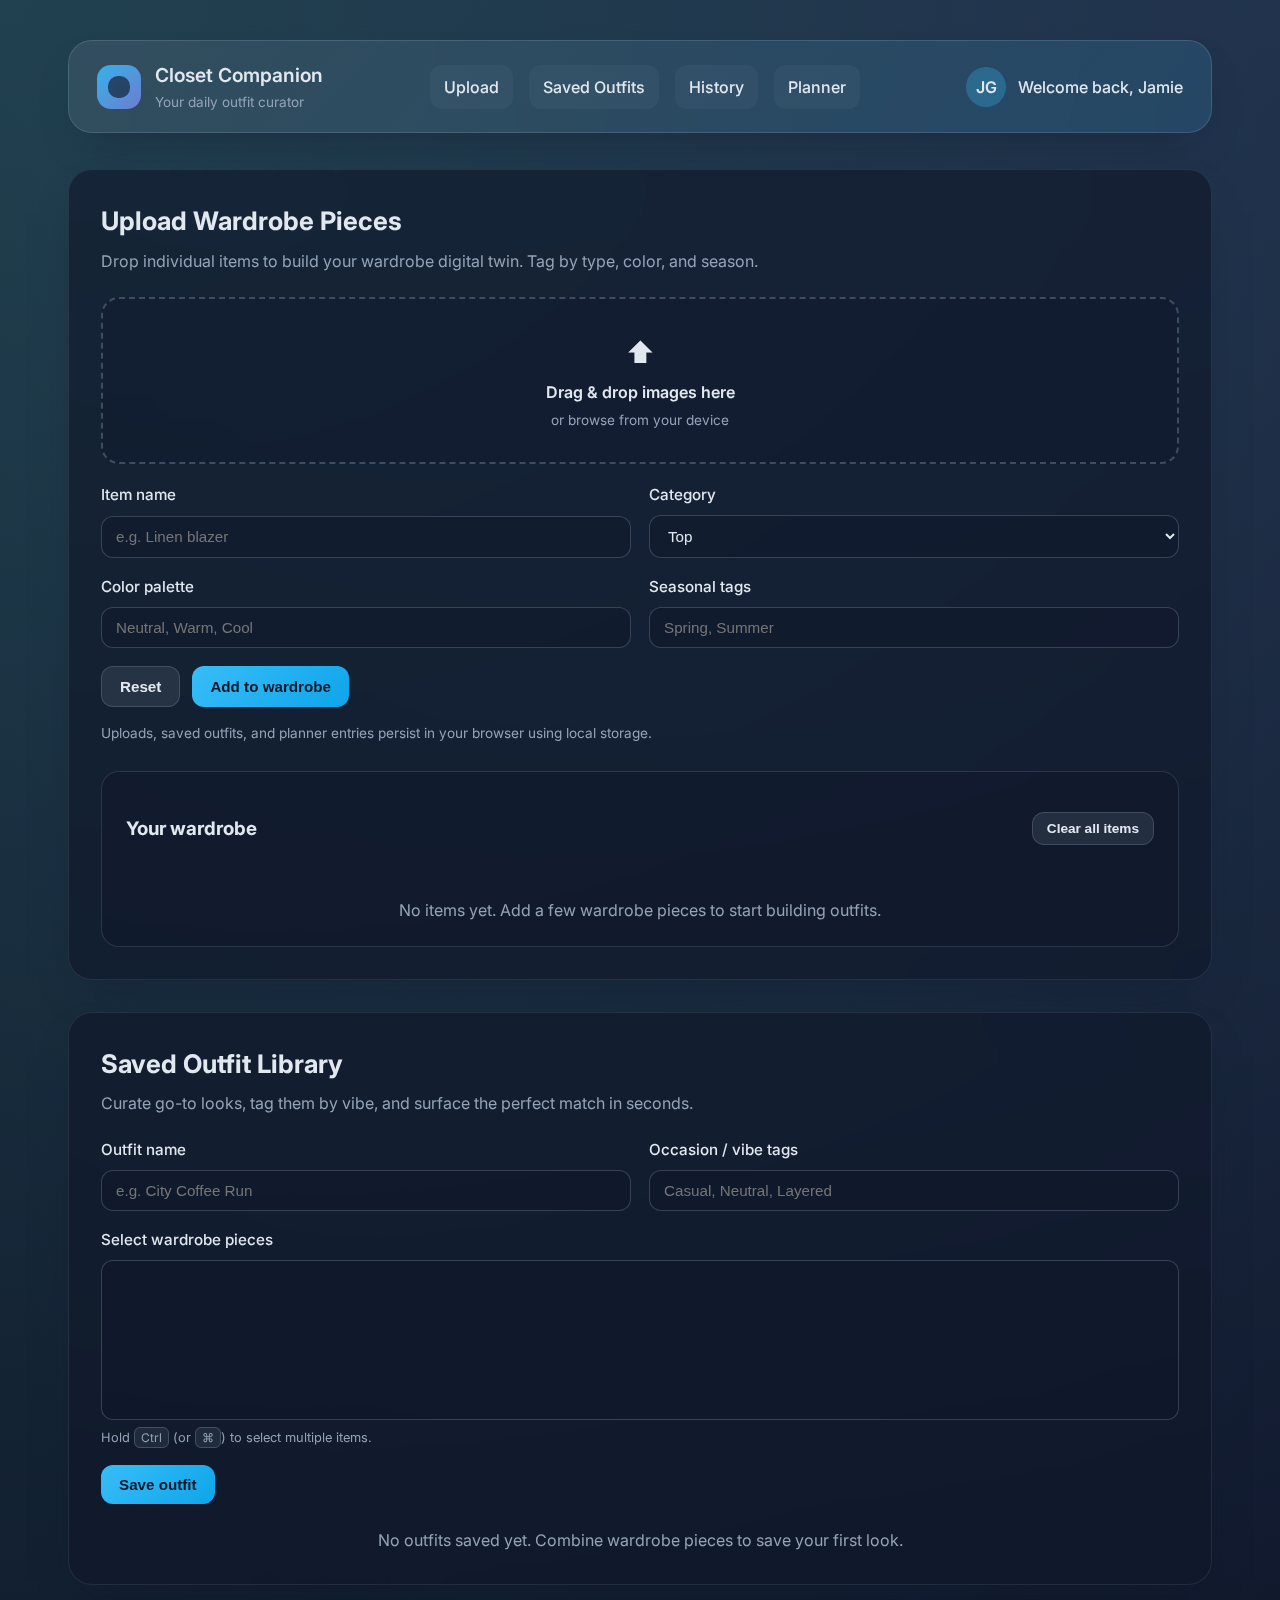
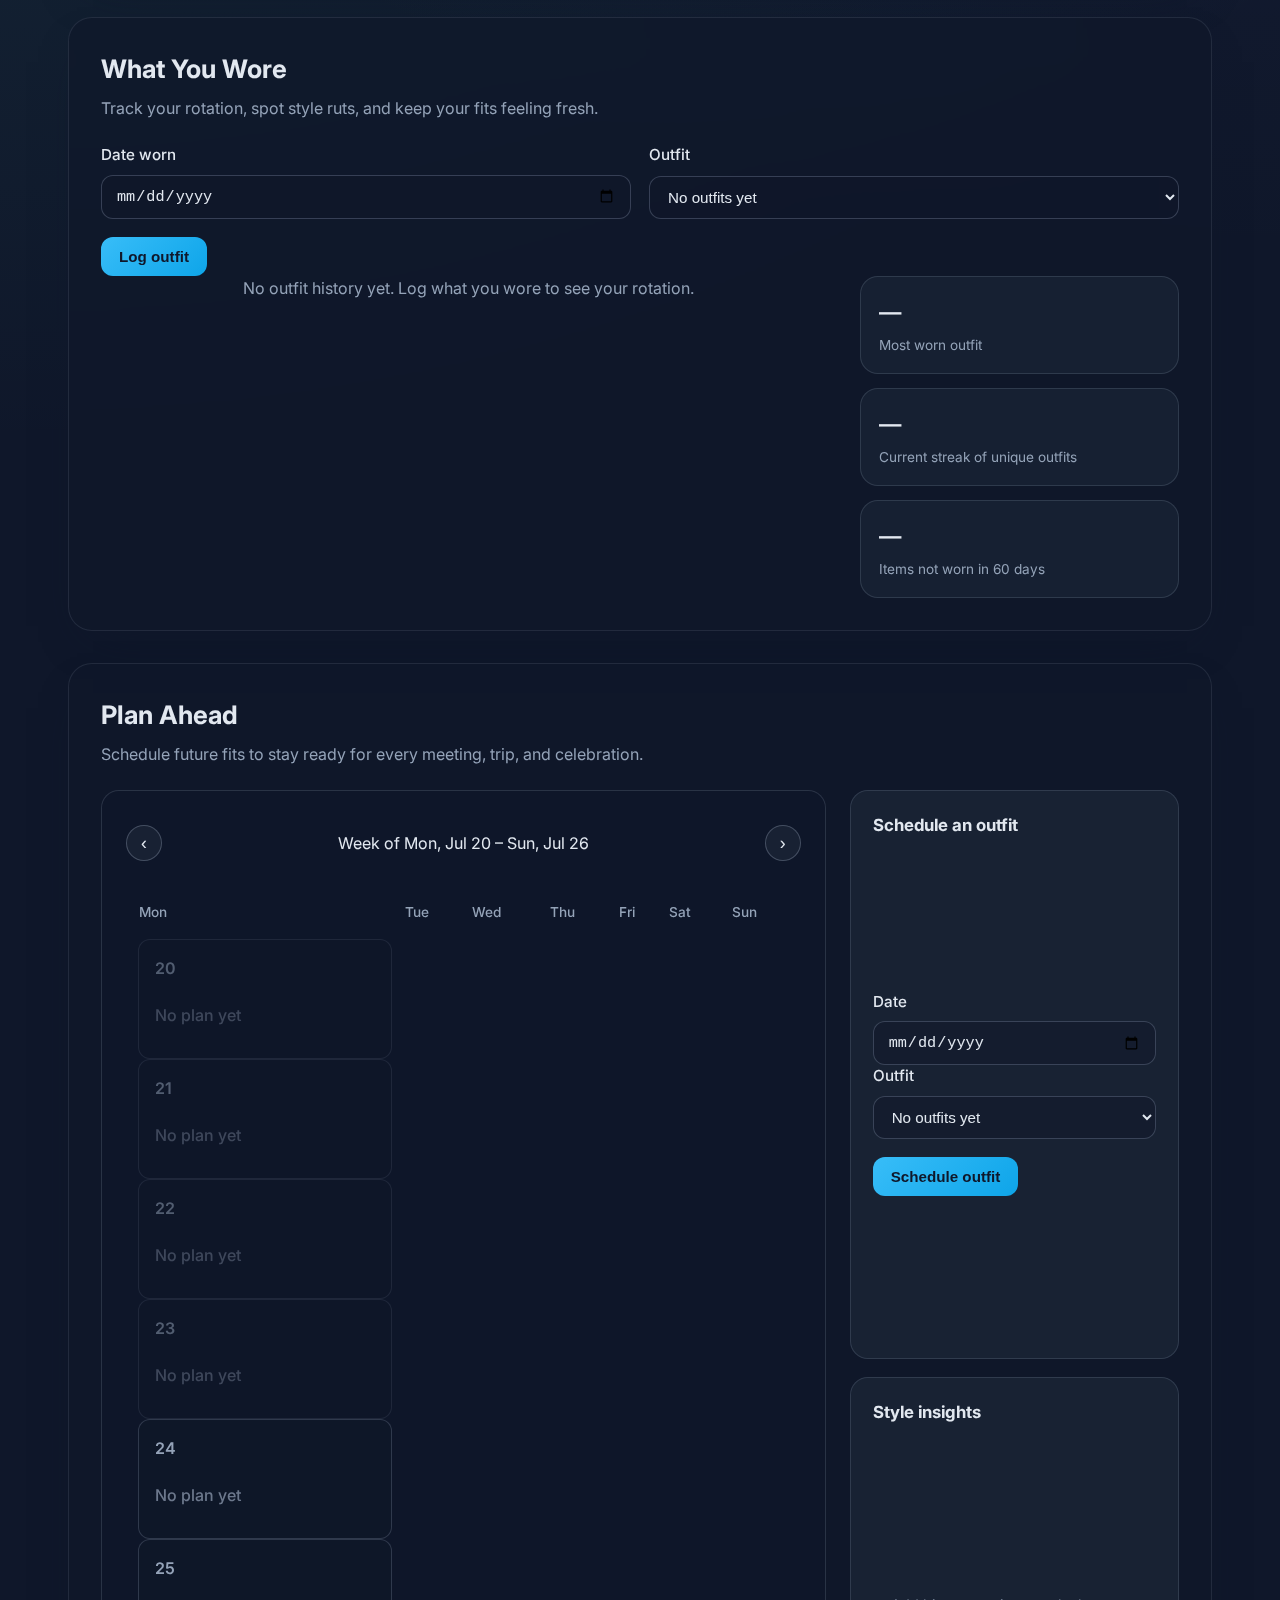
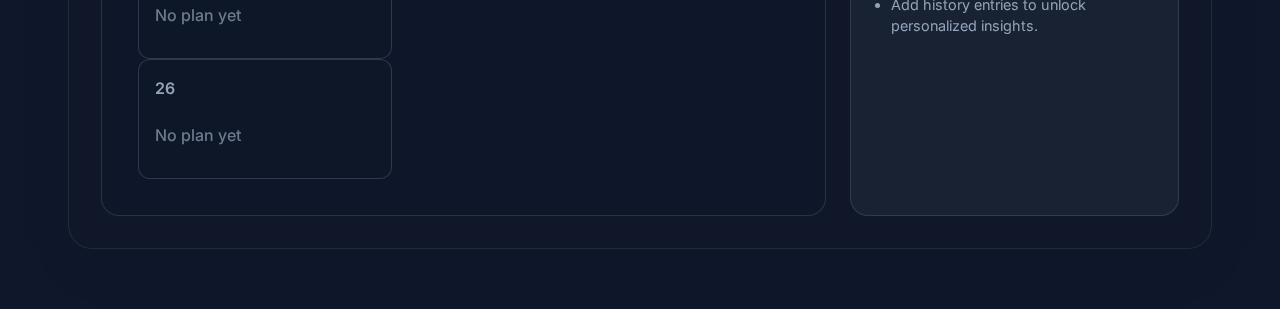
<file: index.html>
<!DOCTYPE html>
<html lang="en">
<head>
  <meta charset="UTF-8" />
  <meta name="viewport" content="width=device-width, initial-scale=1" />
  <title>Closet Companion</title>
  <!-- Preload fonts and shared styles for the app surface -->
  <link rel="preconnect" href="https://fonts.googleapis.com">
  <link rel="preconnect" href="https://fonts.gstatic.com" crossorigin>
  <link href="https://fonts.googleapis.com/css2?family=Inter:wght@400;500;600;700&display=swap" rel="stylesheet">
  <link rel="stylesheet" href="styles.css" />
</head>
<body>
  <!-- Main application container -->
  <div class="app-shell">
    <!-- Title bar with lightweight navigation and profile summary -->
    <header class="app-header">
      <div class="brand">
        <div class="brand-mark" aria-hidden="true"></div>
        <div>
          <p class="brand-title">Closet Companion</p>
          <p class="brand-subtitle">Your daily outfit curator</p>
        </div>
      </div>
      <nav class="primary-nav">
        <!-- Anchor targets align with the panel ids below -->
        <a href="#upload" class="nav-link">Upload</a>
        <a href="#library" class="nav-link">Saved Outfits</a>
        <a href="#history" class="nav-link">History</a>
        <a href="#planner" class="nav-link">Planner</a>
      </nav>
      <div class="profile">
        <span class="profile-avatar" aria-hidden="true">JG</span>
        <span class="profile-name">Welcome back, Jamie</span>
      </div>
    </header>

    <main class="app-main">
      <!-- Upload area: add wardrobe pieces and review stored items -->
      <section id="upload" class="panel upload-panel">
        <div class="panel-header">
          <h2>Upload Wardrobe Pieces</h2>
          <p>Drop individual items to build your wardrobe digital twin. Tag by type, color, and season.</p>
        </div>
        <form id="uploadForm" class="upload-form" aria-label="Upload clothing item">
          <label class="file-drop">
            <input id="itemImages" name="itemImages" type="file" accept="image/*" multiple />
            <span class="drop-icon" aria-hidden="true">⬆</span>
            <span class="drop-title">Drag & drop images here</span>
            <span class="drop-subtitle">or browse from your device</span>
          </label>
          <div class="field-grid">
            <label class="field">
              <span>Item name</span>
              <input id="itemName" name="itemName" type="text" placeholder="e.g. Linen blazer" required />
            </label>
            <label class="field">
              <span>Category</span>
              <select id="itemCategory" name="itemCategory">
                <option>Top</option>
                <option>Bottom</option>
                <option>Dress</option>
                <option>Outerwear</option>
                <option>Shoes</option>
                <option>Accessory</option>
              </select>
            </label>
            <label class="field">
              <span>Color palette</span>
              <input id="itemColors" name="itemColors" type="text" placeholder="Neutral, Warm, Cool" />
            </label>
            <label class="field">
              <span>Seasonal tags</span>
              <input id="itemSeason" name="itemSeason" type="text" placeholder="Spring, Summer" />
            </label>
          </div>
          <div class="form-actions">
            <button type="reset" class="btn ghost">Reset</button>
            <button type="submit" class="btn primary">Add to wardrobe</button>
          </div>
        </form>
        <p class="note">Uploads, saved outfits, and planner entries persist in your browser using local storage.</p>
        <div class="subpanel">
          <div class="subpanel-header">
            <h3>Your wardrobe</h3>
            <button id="clearWardrobe" class="btn ghost small" type="button">Clear all items</button>
          </div>
          <div id="wardrobeGrid" class="wardrobe-grid" aria-live="polite"></div>
          <p id="wardrobeEmpty" class="empty-state">No items yet. Add a few wardrobe pieces to start building outfits.</p>
        </div>
      </section>

      <!-- Outfit library: build reusable looks from wardrobe items -->
      <section id="library" class="panel outfit-library">
        <div class="panel-header">
          <h2>Saved Outfit Library</h2>
          <p>Curate go-to looks, tag them by vibe, and surface the perfect match in seconds.</p>
        </div>
        <form id="outfitForm" class="outfit-form" aria-label="Create outfit">
          <div class="field-grid">
            <label class="field">
              <span>Outfit name</span>
              <input id="outfitName" name="outfitName" type="text" placeholder="e.g. City Coffee Run" required />
            </label>
            <label class="field">
              <span>Occasion / vibe tags</span>
              <input id="outfitTags" name="outfitTags" type="text" placeholder="Casual, Neutral, Layered" />
            </label>
            <label class="field full">
              <span>Select wardrobe pieces</span>
              <select id="outfitItems" name="outfitItems" multiple size="6"></select>
              <small class="field-helper">Hold <kbd>Ctrl</kbd> (or <kbd>⌘</kbd>) to select multiple items.</small>
            </label>
          </div>
          <div class="form-actions">
            <button type="submit" class="btn primary">Save outfit</button>
          </div>
        </form>
        <div id="outfitGrid" class="outfit-grid" aria-live="polite"></div>
        <p id="outfitEmpty" class="empty-state">No outfits saved yet. Combine wardrobe pieces to save your first look.</p>
      </section>

      <!-- History area: log what was worn and show stats -->
      <section id="history" class="panel history-panel">
        <div class="panel-header">
          <h2>What You Wore</h2>
          <p>Track your rotation, spot style ruts, and keep your fits feeling fresh.</p>
        </div>
        <form id="historyForm" class="history-form" aria-label="Log outfit history">
          <div class="field-grid">
            <label class="field">
              <span>Date worn</span>
              <input id="historyDate" name="historyDate" type="date" required />
            </label>
            <label class="field">
              <span>Outfit</span>
              <select id="historyOutfit" name="historyOutfit" required></select>
            </label>
          </div>
          <div class="form-actions">
            <button type="submit" class="btn primary">Log outfit</button>
          </div>
        </form>
        <div class="history-content">
          <div class="history-timeline" id="historyTimeline" aria-live="polite"></div>
          <div class="history-stats">
            <div class="stat-card" id="statMostWorn">
              <p class="stat-value">&mdash;</p>
              <p class="stat-label">Most worn outfit</p>
            </div>
            <div class="stat-card" id="statStreak">
              <p class="stat-value">&mdash;</p>
              <p class="stat-label">Current streak of unique outfits</p>
            </div>
            <div class="stat-card" id="statAttention">
              <p class="stat-value">&mdash;</p>
              <p class="stat-label">Items not worn in 60 days</p>
            </div>
          </div>
        </div>
      </section>

      <!-- Planner view: calendar scheduling and insights sidebar -->
      <section id="planner" class="panel planner-panel">
        <div class="panel-header">
          <h2>Plan Ahead</h2>
          <p>Schedule future fits to stay ready for every meeting, trip, and celebration.</p>
        </div>
        <div class="planner-grid">
          <div class="planner-calendar">
            <div class="calendar-header">
              <button id="weekPrev" class="nav-btn" type="button" aria-label="Previous week">‹</button>
              <p id="weekLabel">Week of &mdash;</p>
              <button id="weekNext" class="nav-btn" type="button" aria-label="Next week">›</button>
            </div>
            <table>
              <thead>
                <tr>
                  <th>Mon</th>
                  <th>Tue</th>
                  <th>Wed</th>
                  <th>Thu</th>
                  <th>Fri</th>
                  <th>Sat</th>
                  <th>Sun</th>
                </tr>
              </thead>
              <tbody id="plannerBody"></tbody>
            </table>
          </div>
          <aside class="planner-side">
            <div class="side-card">
              <h3>Schedule an outfit</h3>
              <form id="plannerForm" class="planner-form" aria-label="Plan outfit">
                <label class="field">
                  <span>Date</span>
                  <input id="plannerDate" name="plannerDate" type="date" required />
                </label>
                <label class="field">
                  <span>Outfit</span>
                  <select id="plannerOutfit" name="plannerOutfit" required></select>
                </label>
                <div class="form-actions">
                  <button type="submit" class="btn primary">Schedule outfit</button>
                </div>
              </form>
            </div>
            <div class="side-card">
              <h3>Style insights</h3>
              <ul id="insightsList">
                <li>Add history entries to unlock personalized insights.</li>
              </ul>
            </div>
          </aside>
        </div>
      </section>
    </main>
  </div>
  <!-- Application logic is bundled into a single script for now -->
  <script src="app.js"></script>
</body>
</html>
</file>
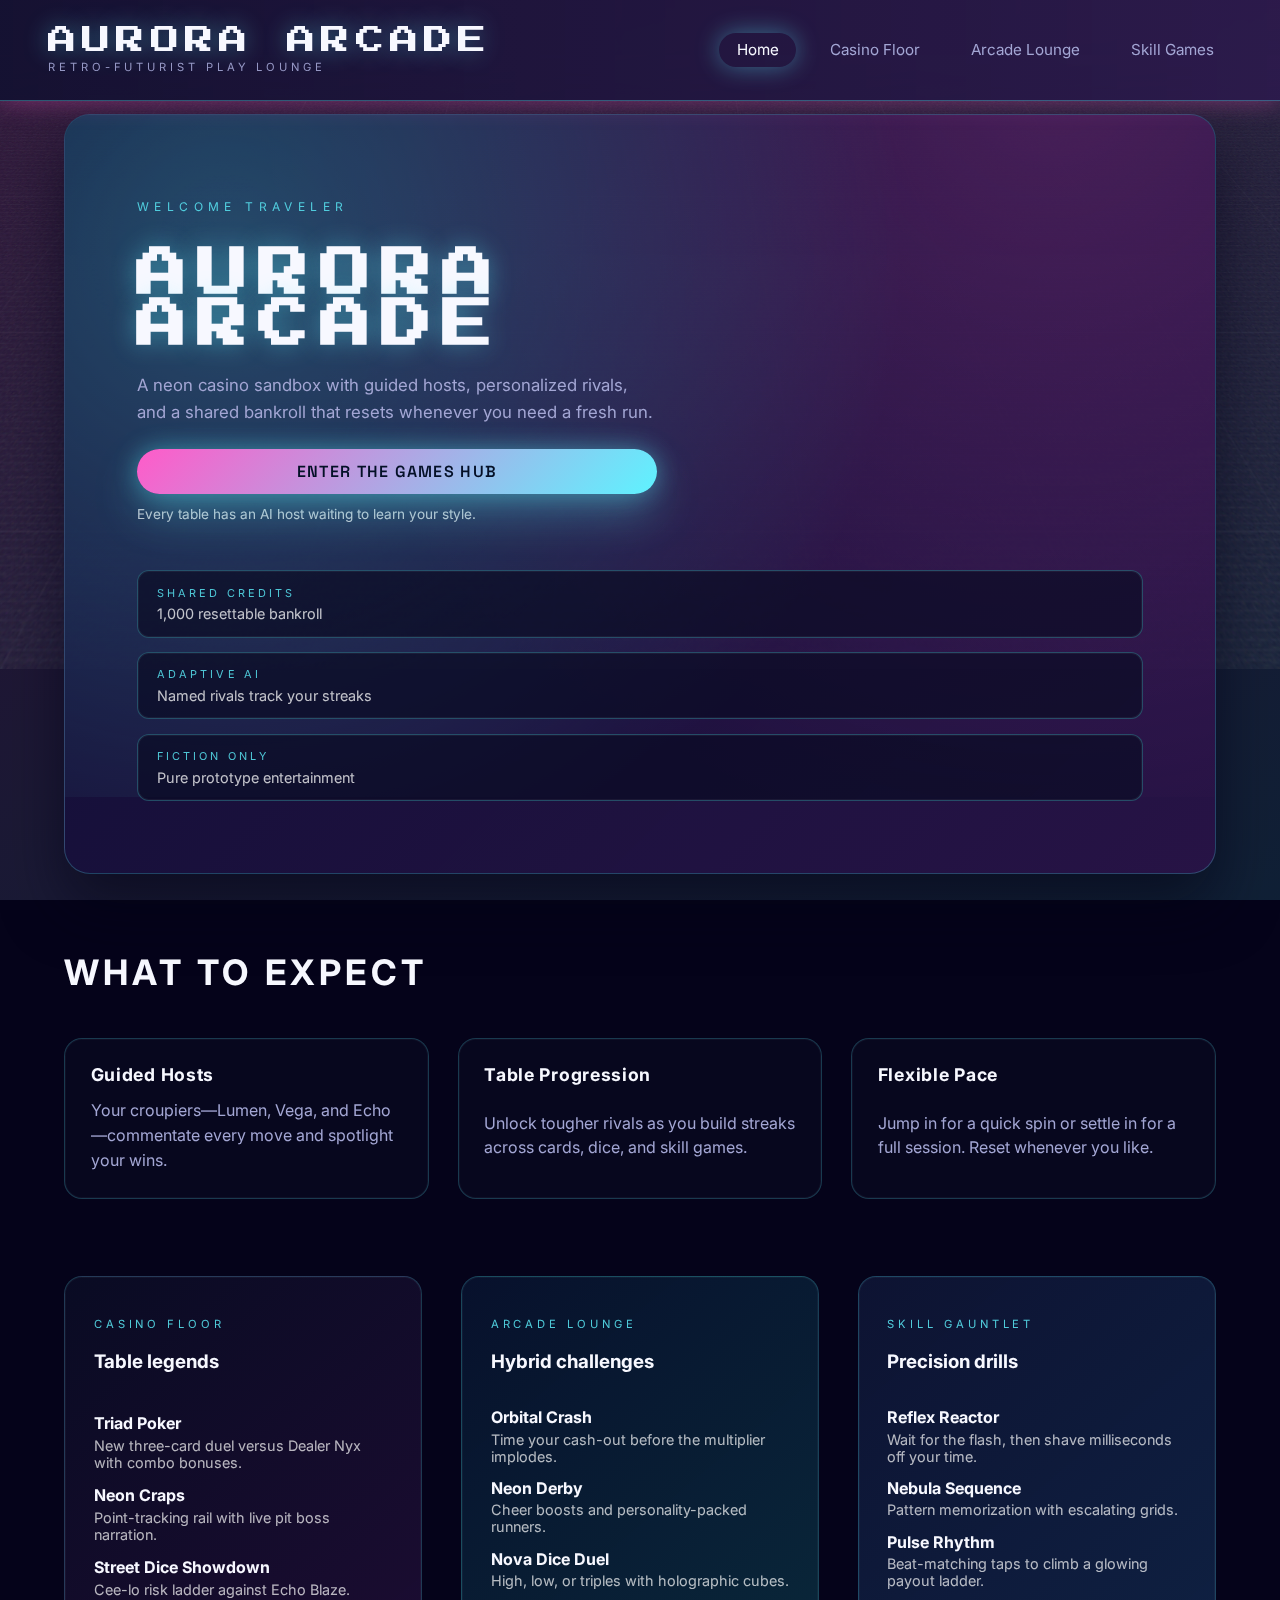
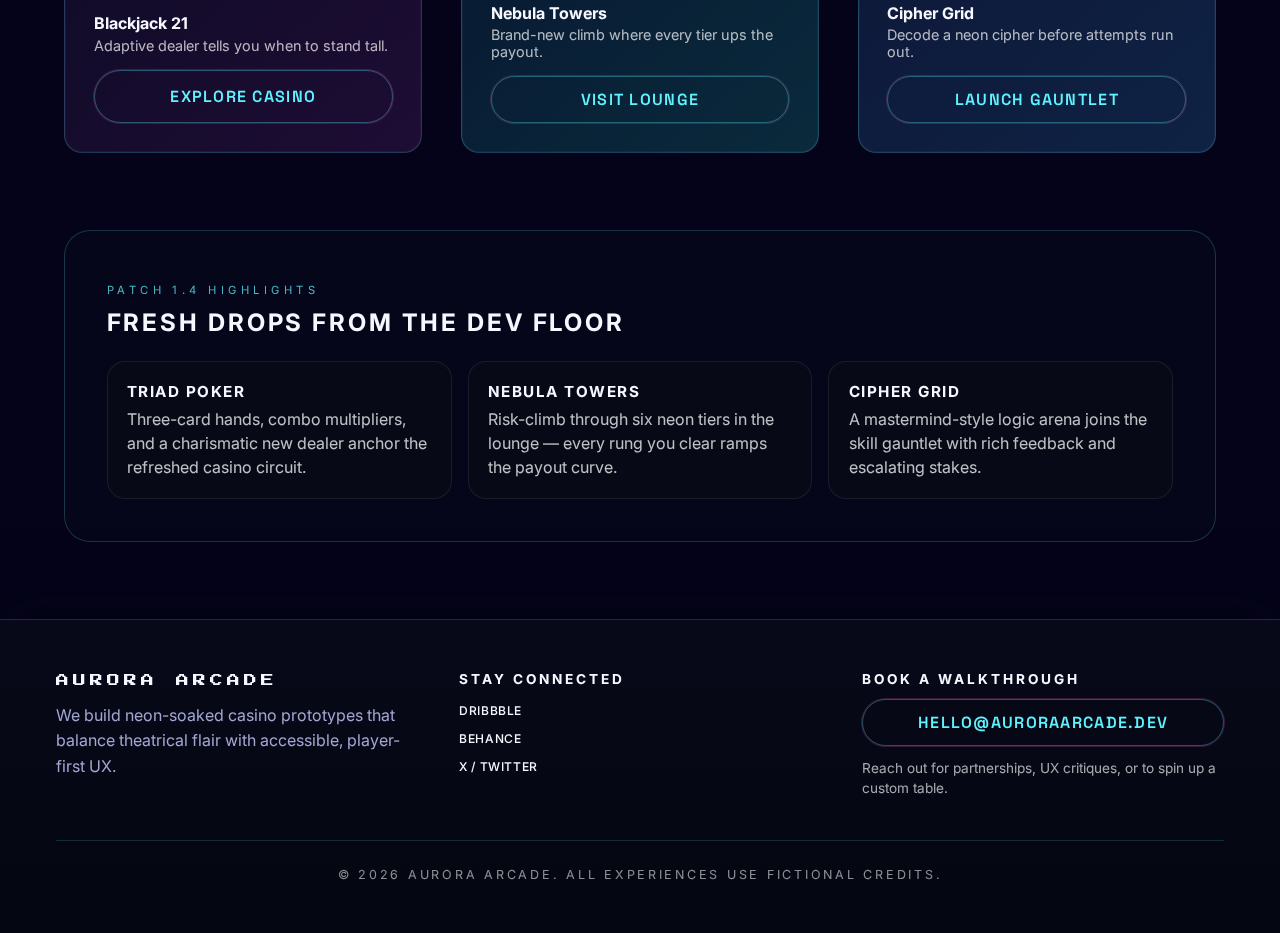
<file: NEW/index.html>
<!DOCTYPE html>
<html lang="en">
<head>
  <meta charset="UTF-8">
  <meta name="viewport" content="width=device-width, initial-scale=1.0">
  <title>Aurora Arcade</title>
  <link rel="stylesheet" href="styles.css">
</head>
<body class="page page--landing">
  <header class="site-header" data-site-header>
    <div class="site-header__brand-group">
      <div class="brand">
        <a class="brand__link" href="index.html">Aurora Arcade</a>
        <span class="brand__tagline">Retro-futurist play lounge</span>
      </div>
      <button class="nav-toggle" type="button" data-nav-toggle aria-expanded="false" aria-controls="siteNav">
        <span class="sr-only">Open site navigation</span>
        <span class="nav-toggle__icon" aria-hidden="true">
          <span class="nav-toggle__bar"></span>
          <span class="nav-toggle__bar"></span>
          <span class="nav-toggle__bar"></span>
        </span>
      </button>
    </div>
    <div class="site-header__tray" id="siteNav" data-nav-tray>
      <nav class="main-nav" aria-label="Primary">
        <a class="main-nav__link main-nav__link--active" href="index.html">Home</a>
        <a class="main-nav__link" href="casino.html">Casino Floor</a>
        <a class="main-nav__link" href="online-casino.html">Arcade Lounge</a>
        <a class="main-nav__link" href="skill-games.html">Skill Games</a>
      </nav>
    </div>
  </header>
  <div class="nav-overlay" data-nav-overlay hidden></div>

  <main class="landing">
    <section class="landing-hero">
      <div class="landing-hero__glow"></div>
      <div class="landing-hero__content">
        <p class="landing-hero__eyebrow">Welcome Traveler</p>
        <h1 class="landing-hero__title">Aurora Arcade</h1>
        <p class="landing-hero__lead">
          A neon casino sandbox with guided hosts, personalized rivals, and a shared bankroll that
          resets whenever you need a fresh run.
        </p>
        <div class="landing-hero__cta">
          <a class="btn btn--primary btn--wide btn--glow" href="casino.html">Enter the Games Hub</a>
          <p class="landing-hero__hint">Every table has an AI host waiting to learn your style.</p>
        </div>
      </div>
      <ul class="landing-hero__badges">
        <li>
          <span class="landing-hero__badge-title">Shared Credits</span>
          <span class="landing-hero__badge-copy">1,000 resettable bankroll</span>
        </li>
        <li>
          <span class="landing-hero__badge-title">Adaptive AI</span>
          <span class="landing-hero__badge-copy">Named rivals track your streaks</span>
        </li>
        <li>
          <span class="landing-hero__badge-title">Fiction Only</span>
          <span class="landing-hero__badge-copy">Pure prototype entertainment</span>
        </li>
      </ul>
    </section>

    <section class="landing-feature">
      <h2>What to Expect</h2>
      <div class="landing-feature__grid">
        <article class="landing-feature__card">
          <h3>Guided Hosts</h3>
          <p>Your croupiers—Lumen, Vega, and Echo—commentate every move and spotlight your wins.</p>
        </article>
        <article class="landing-feature__card">
          <h3>Table Progression</h3>
          <p>Unlock tougher rivals as you build streaks across cards, dice, and skill games.</p>
        </article>
        <article class="landing-feature__card">
          <h3>Flexible Pace</h3>
          <p>Jump in for a quick spin or settle in for a full session. Reset whenever you like.</p>
        </article>
      </div>
    </section>

    <section class="landing-panels">
      <article class="landing-panel landing-panel--casino">
        <header>
          <p class="landing-panel__eyebrow">Casino Floor</p>
          <h3>Table legends</h3>
        </header>
        <ul class="landing-panel__list">
          <li>
            <strong>Triad Poker</strong>
            <span>New three-card duel versus Dealer Nyx with combo bonuses.</span>
          </li>
          <li>
            <strong>Neon Craps</strong>
            <span>Point-tracking rail with live pit boss narration.</span>
          </li>
          <li>
            <strong>Street Dice Showdown</strong>
            <span>Cee-lo risk ladder against Echo Blaze.</span>
          </li>
          <li>
            <strong>Blackjack 21</strong>
            <span>Adaptive dealer tells you when to stand tall.</span>
          </li>
        </ul>
        <a class="btn btn--ghost btn--wide landing-panel__cta" href="casino.html">Explore casino</a>
      </article>
      <article class="landing-panel landing-panel--arcade">
        <header>
          <p class="landing-panel__eyebrow">Arcade Lounge</p>
          <h3>Hybrid challenges</h3>
        </header>
        <ul class="landing-panel__list">
          <li>
            <strong>Orbital Crash</strong>
            <span>Time your cash-out before the multiplier implodes.</span>
          </li>
          <li>
            <strong>Neon Derby</strong>
            <span>Cheer boosts and personality-packed runners.</span>
          </li>
          <li>
            <strong>Nova Dice Duel</strong>
            <span>High, low, or triples with holographic cubes.</span>
          </li>
          <li>
            <strong>Nebula Towers</strong>
            <span>Brand-new climb where every tier ups the payout.</span>
          </li>
        </ul>
        <a class="btn btn--ghost btn--wide landing-panel__cta" href="online-casino.html">Visit lounge</a>
      </article>
      <article class="landing-panel landing-panel--skill">
        <header>
          <p class="landing-panel__eyebrow">Skill Gauntlet</p>
          <h3>Precision drills</h3>
        </header>
        <ul class="landing-panel__list">
          <li>
            <strong>Reflex Reactor</strong>
            <span>Wait for the flash, then shave milliseconds off your time.</span>
          </li>
          <li>
            <strong>Nebula Sequence</strong>
            <span>Pattern memorization with escalating grids.</span>
          </li>
          <li>
            <strong>Pulse Rhythm</strong>
            <span>Beat-matching taps to climb a glowing payout ladder.</span>
          </li>
          <li>
            <strong>Cipher Grid</strong>
            <span>Decode a neon cipher before attempts run out.</span>
          </li>
        </ul>
        <a class="btn btn--ghost btn--wide landing-panel__cta" href="skill-games.html">Launch gauntlet</a>
      </article>
    </section>

    <section class="landing-updates">
      <div class="landing-updates__header">
        <p class="landing-updates__eyebrow">Patch 1.4 highlights</p>
        <h2>Fresh drops from the dev floor</h2>
      </div>
      <div class="landing-updates__grid">
        <article class="landing-update">
          <h4>Triad Poker</h4>
          <p>Three-card hands, combo multipliers, and a charismatic new dealer anchor the refreshed casino circuit.</p>
        </article>
        <article class="landing-update">
          <h4>Nebula Towers</h4>
          <p>Risk-climb through six neon tiers in the lounge &mdash; every rung you clear ramps the payout curve.</p>
        </article>
        <article class="landing-update">
          <h4>Cipher Grid</h4>
          <p>A mastermind-style logic arena joins the skill gauntlet with rich feedback and escalating stakes.</p>
        </article>
      </div>
    </section>
  </main>

  <footer class="site-footer">
    <div class="site-footer__inner">
      <div class="site-footer__brand">
        <span class="site-footer__logo">Aurora Arcade</span>
        <p class="site-footer__mission">
          We build neon-soaked casino prototypes that balance theatrical flair with accessible, player-first UX.
        </p>
      </div>
      <div class="site-footer__group">
        <h4 class="site-footer__heading">Stay Connected</h4>
        <ul class="site-footer__links">
          <li><a class="site-footer__link" href="https://dribbble.com" target="_blank" rel="noopener">Dribbble</a></li>
          <li><a class="site-footer__link" href="https://behance.net" target="_blank" rel="noopener">Behance</a></li>
          <li><a class="site-footer__link" href="https://twitter.com" target="_blank" rel="noopener">X / Twitter</a></li>
        </ul>
      </div>
      <div class="site-footer__group">
        <h4 class="site-footer__heading">Book A Walkthrough</h4>
        <a class="btn btn--ghost btn--wide" href="mailto:hello@auroraarcade.dev">hello@auroraarcade.dev</a>
        <p class="site-footer__cta-copy">Reach out for partnerships, UX critiques, or to spin up a custom table.</p>
      </div>
    </div>
    <div class="site-footer__meta">
      <span>&copy; <span id="year"></span> Aurora Arcade. All experiences use fictional credits.</span>
    </div>
  </footer>

  <script type="module" src="site.js"></script>
</body>
</html>
</file>
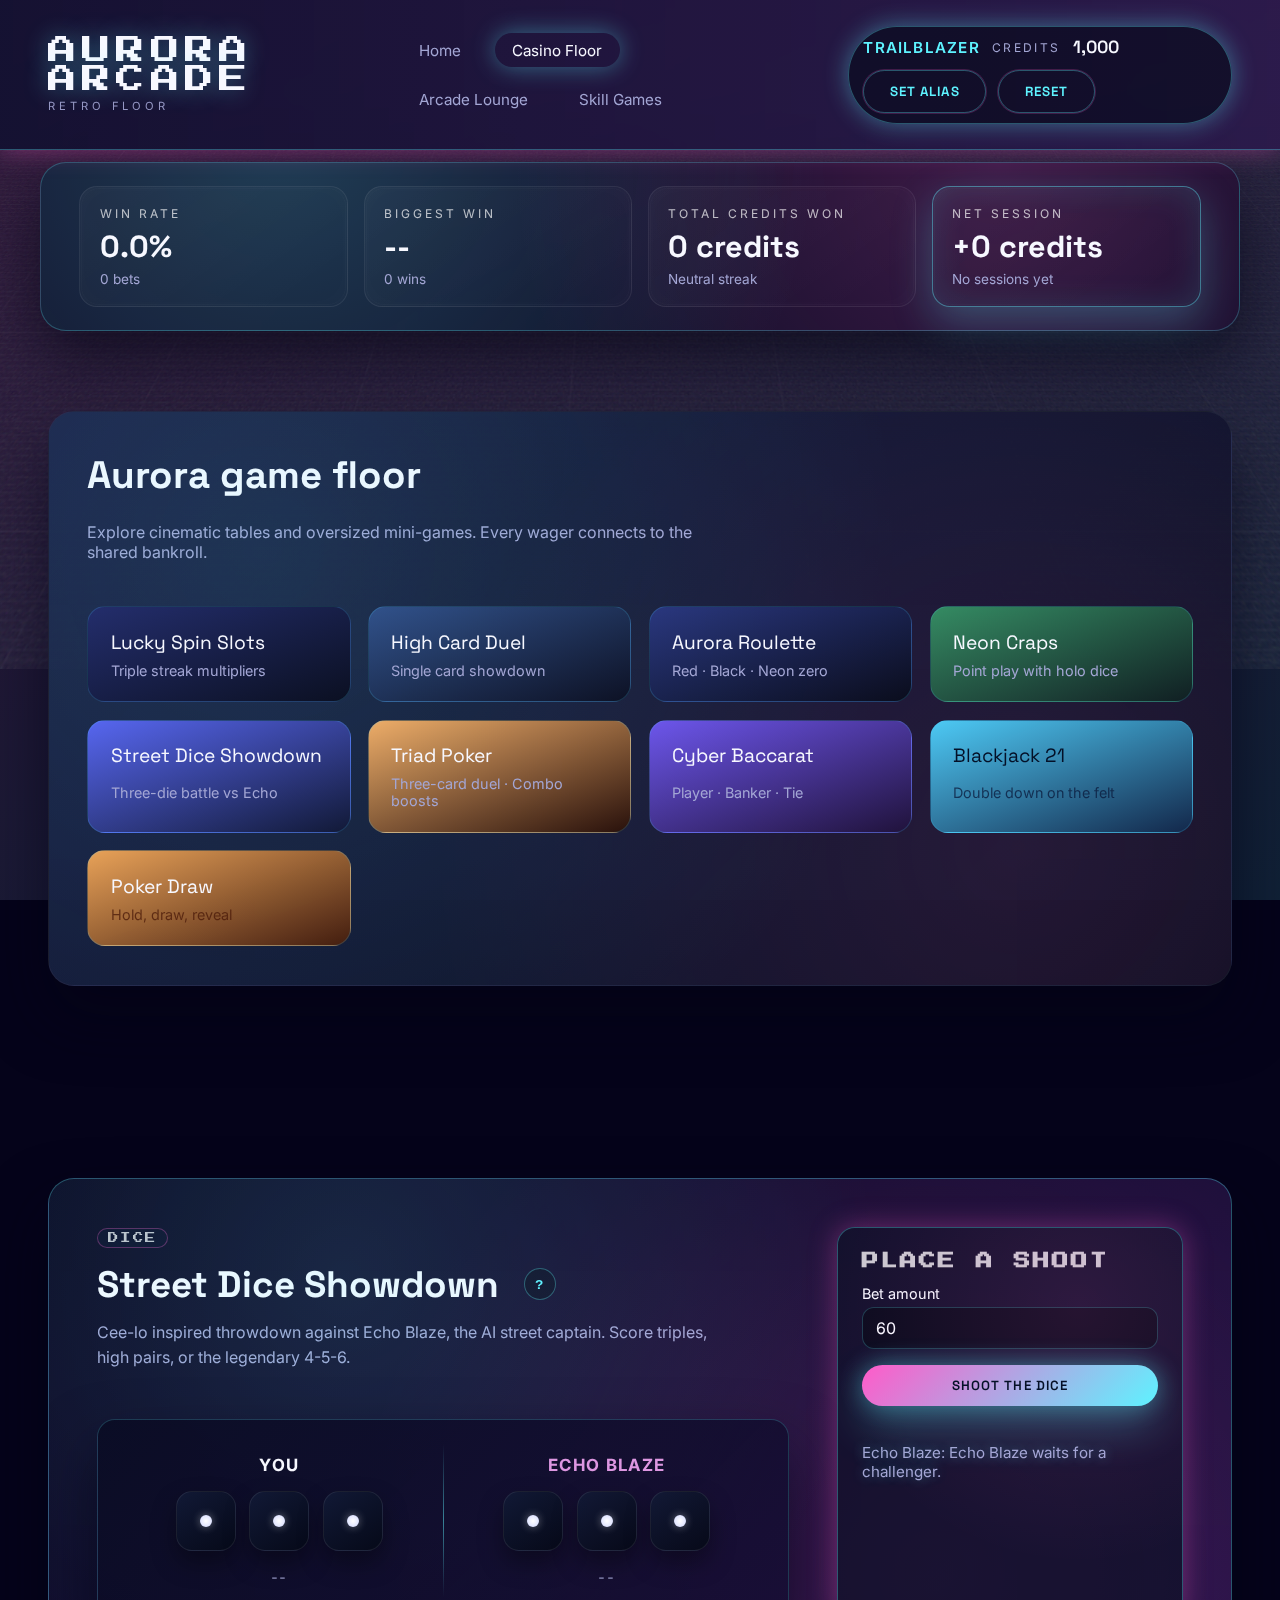
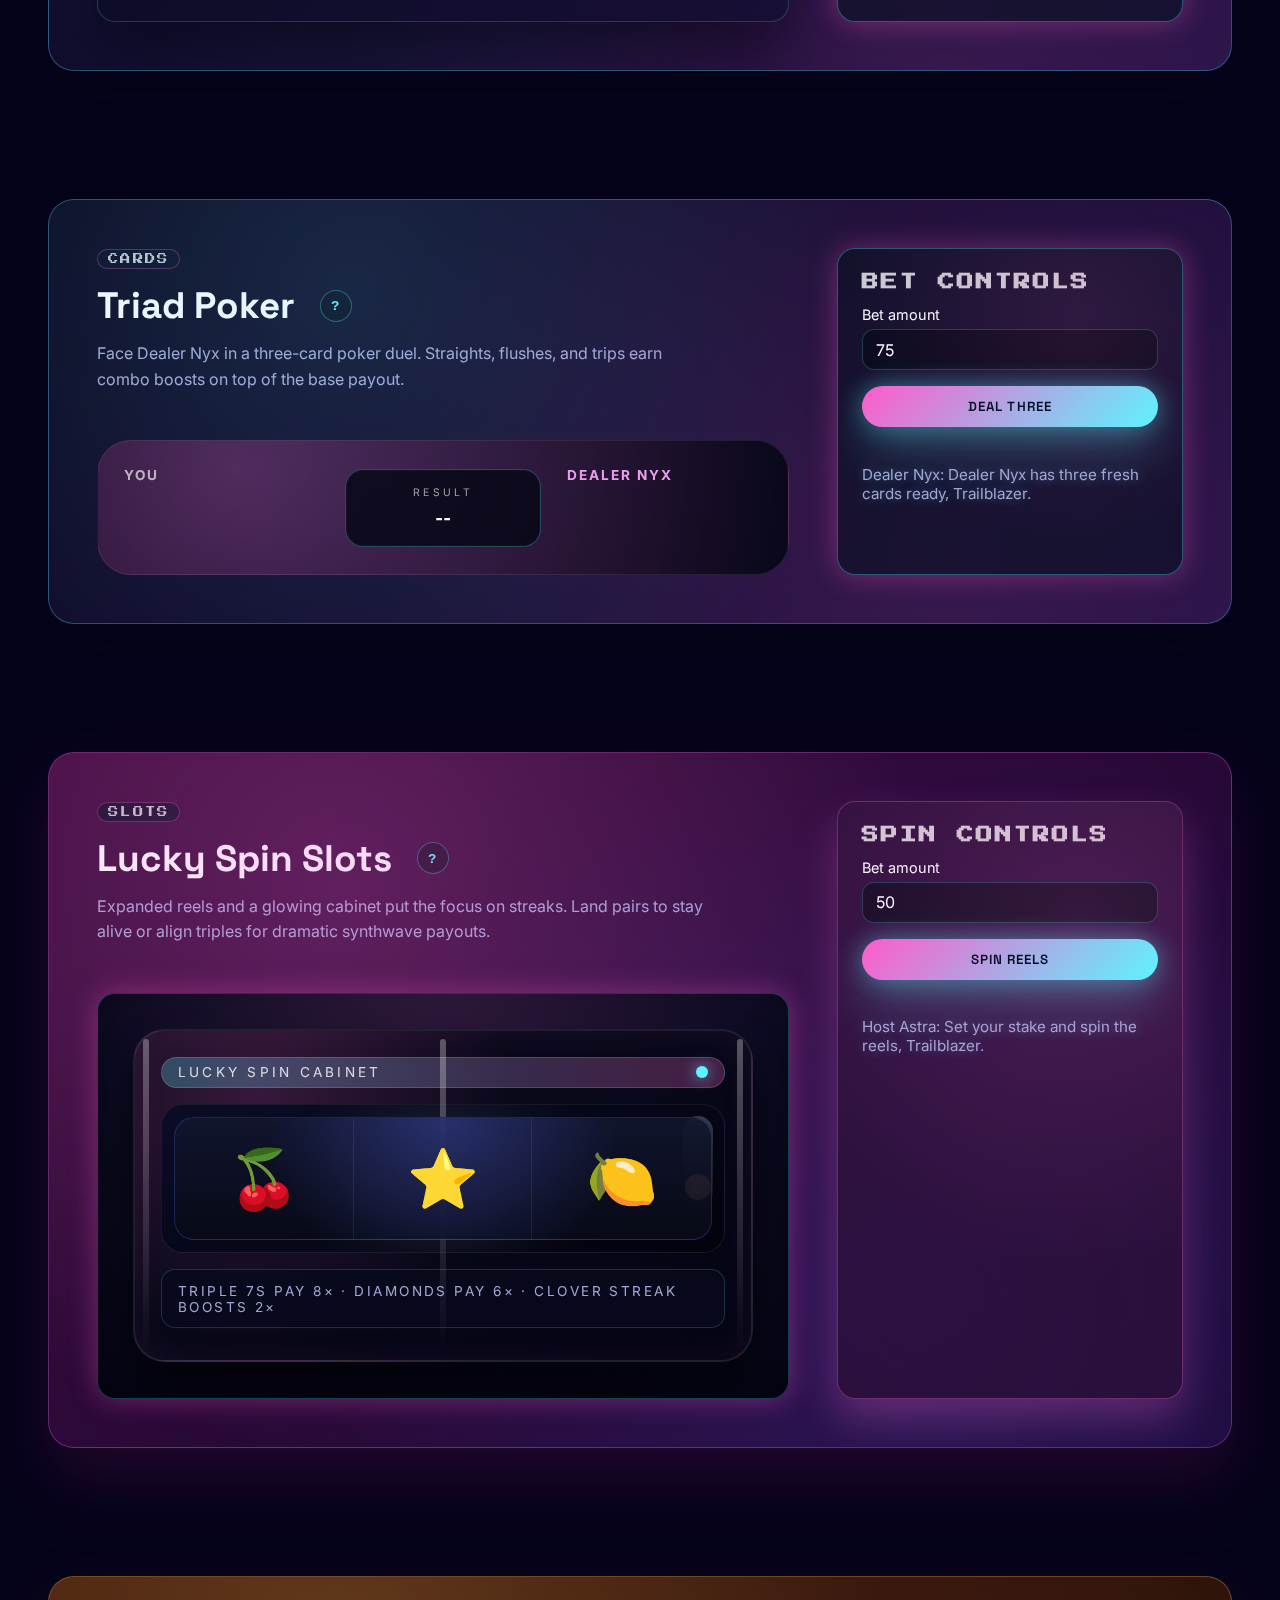
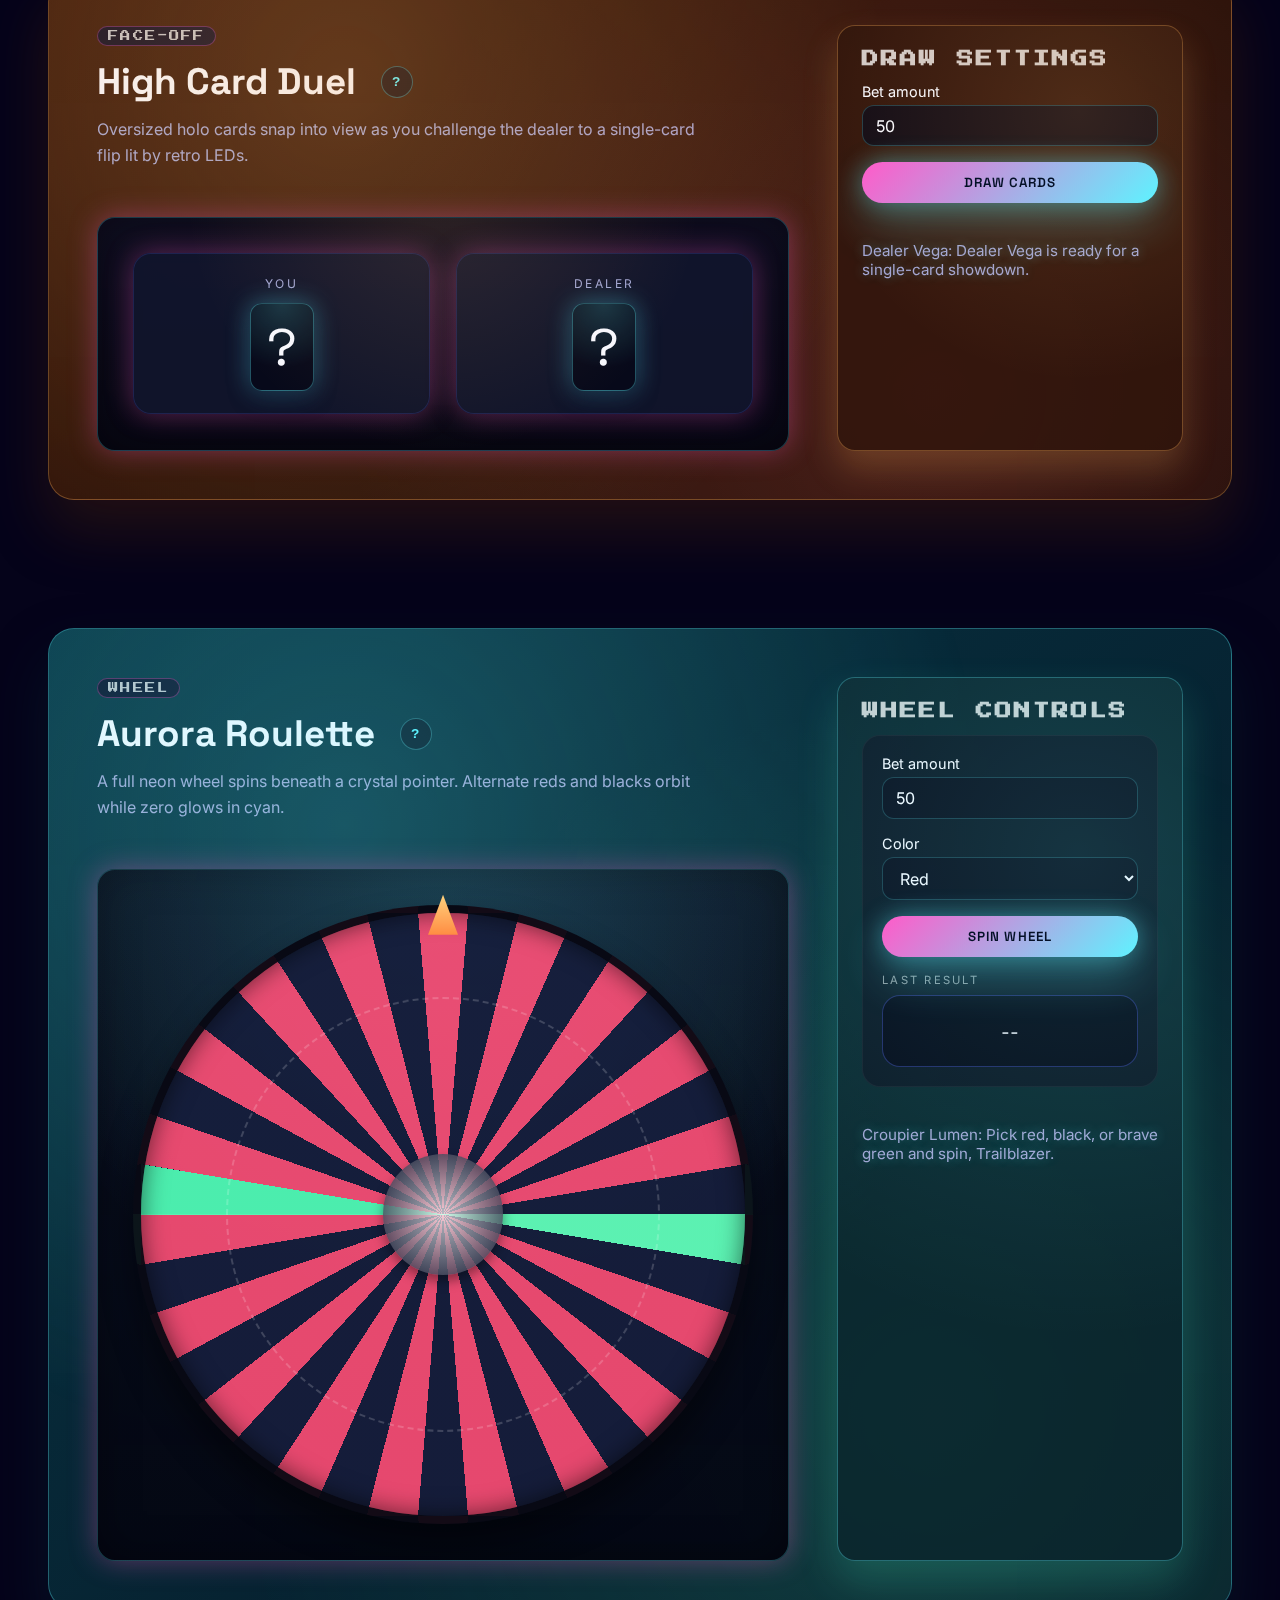
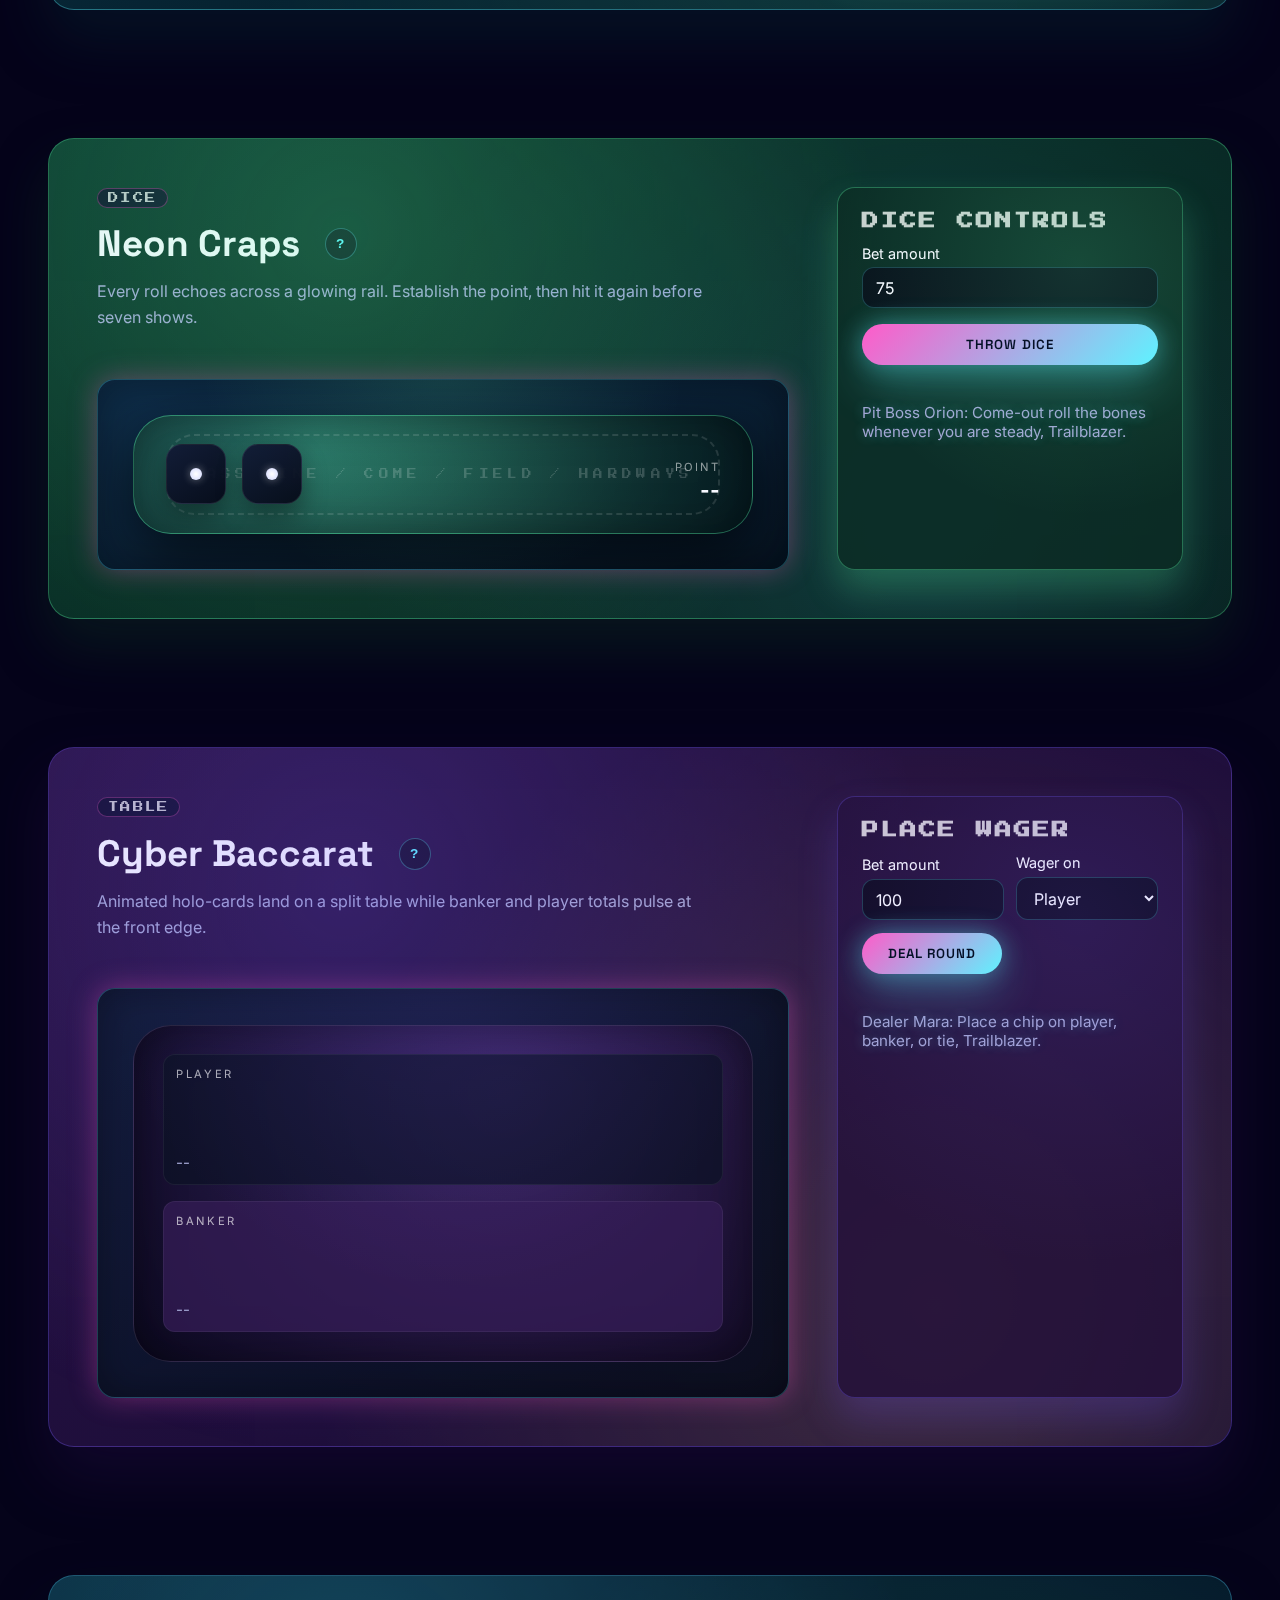
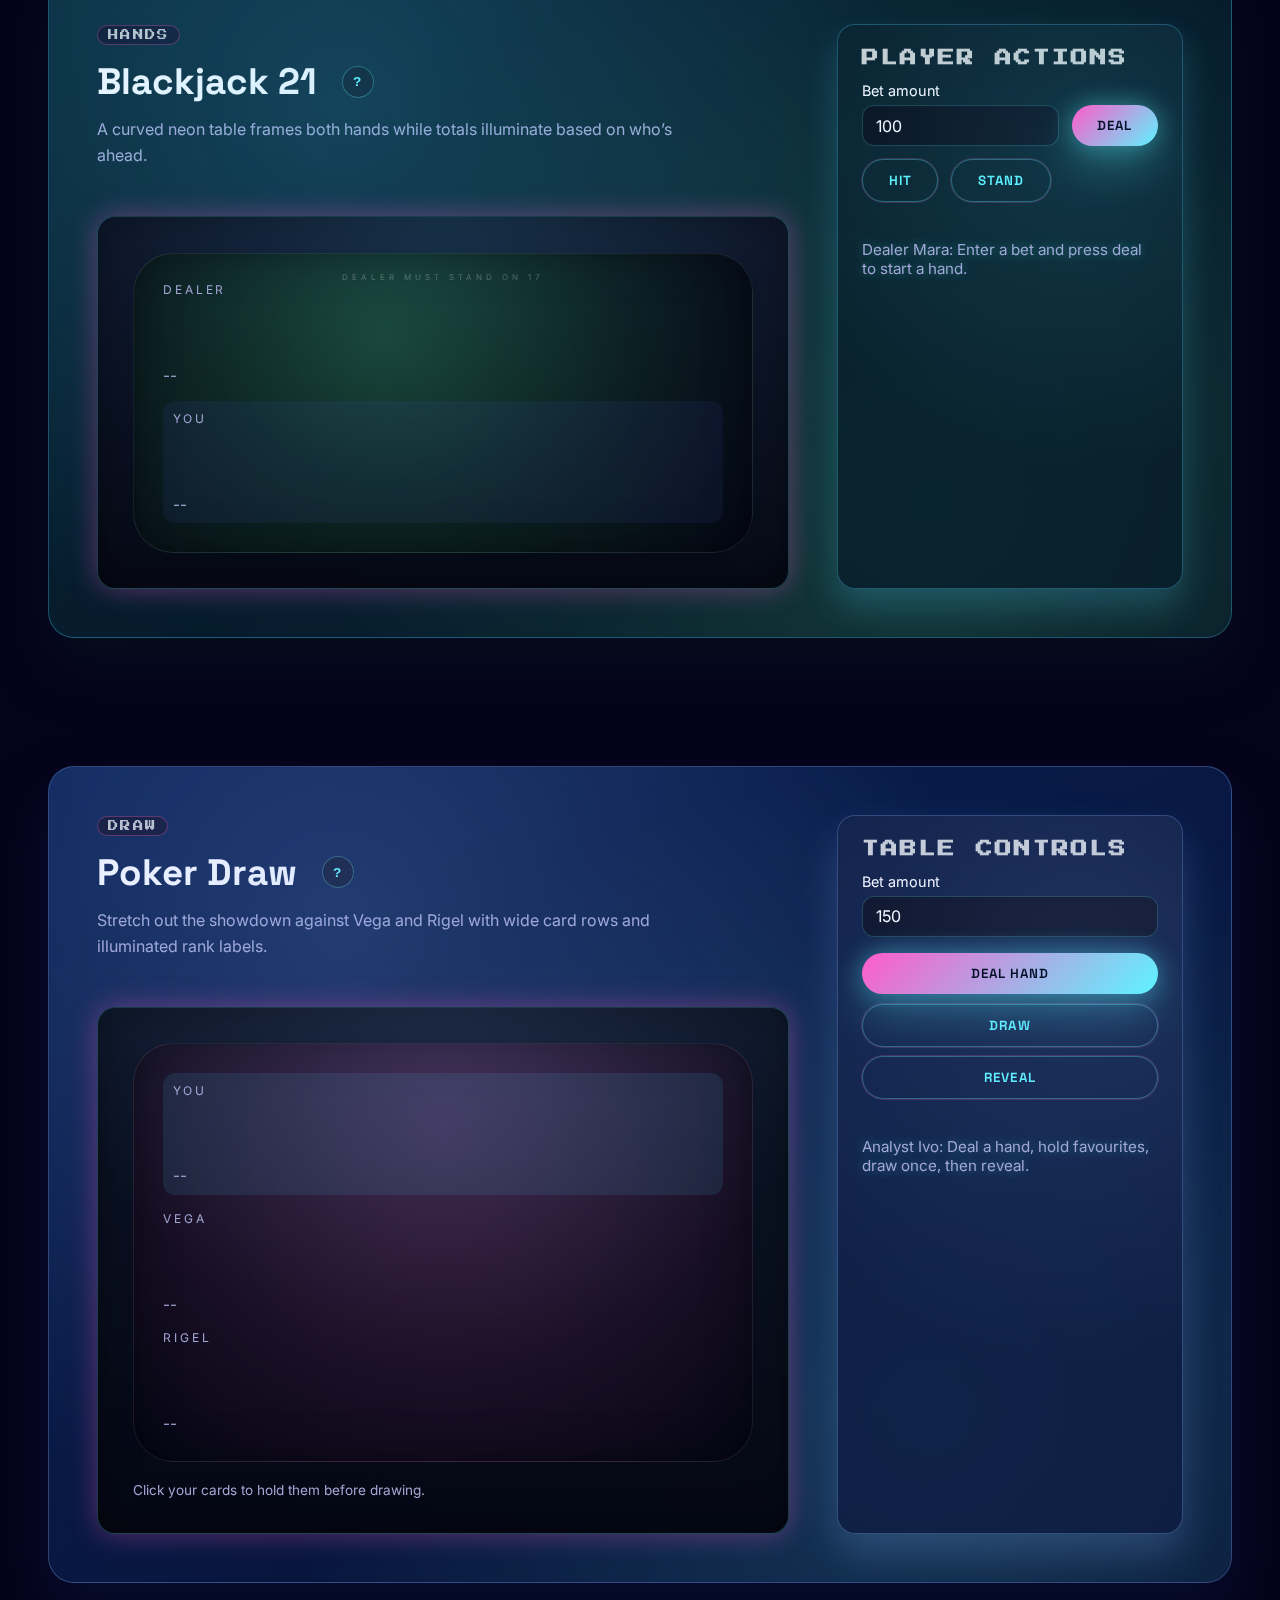
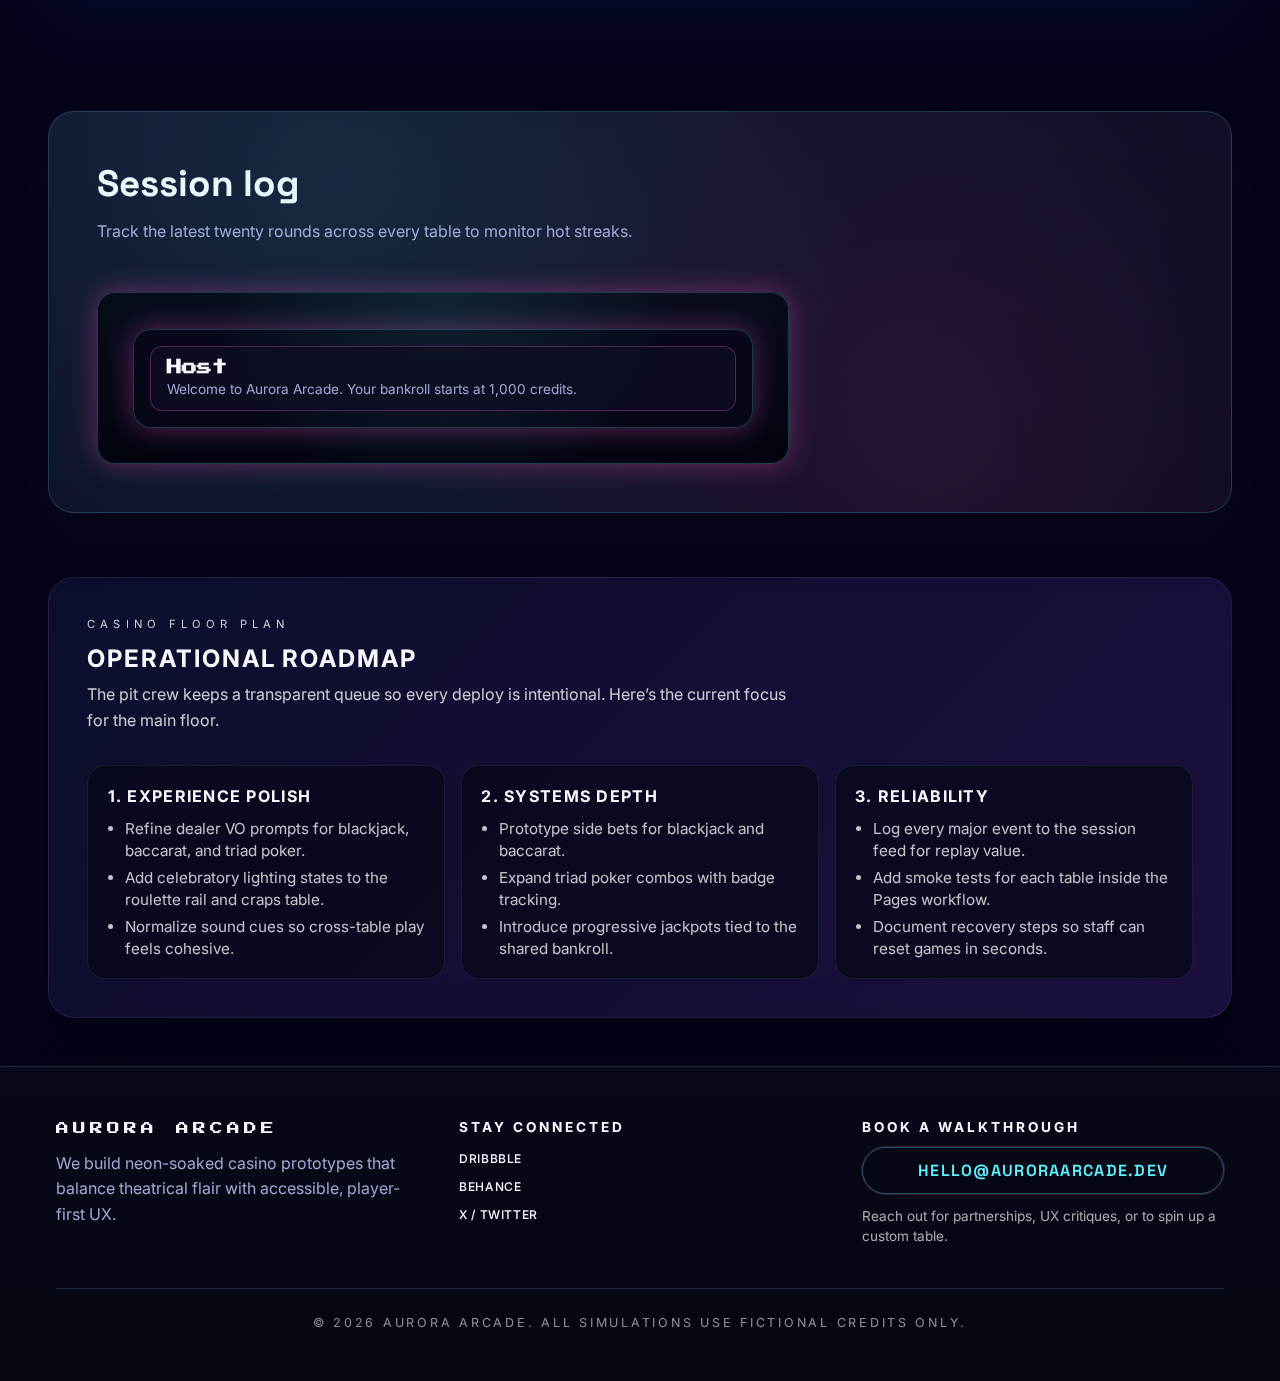
<file: NEW/casino.html>
<!DOCTYPE html>
<html lang="en">
<head>
  <meta charset="UTF-8">
  <meta name="viewport" content="width=device-width, initial-scale=1.0">
  <title>Aurora Arcade · Casino Floor</title>
  <link rel="stylesheet" href="styles.css">
</head>
<body class="page page--casino">
  <header class="site-header" data-site-header>
    <div class="site-header__brand-group">
      <div class="brand">
        <a class="brand__link" href="index.html">Aurora Arcade</a>
        <span class="brand__tagline">Retro floor</span>
      </div>
      <button class="nav-toggle" type="button" data-nav-toggle aria-expanded="false" aria-controls="siteNav">
        <span class="sr-only">Open site navigation</span>
        <span class="nav-toggle__icon" aria-hidden="true">
          <span class="nav-toggle__bar"></span>
          <span class="nav-toggle__bar"></span>
          <span class="nav-toggle__bar"></span>
        </span>
      </button>
    </div>
    <div class="site-header__tray" id="siteNav" data-nav-tray>
      <nav class="main-nav" aria-label="Primary">
        <a class="main-nav__link" href="index.html">Home</a>
        <a class="main-nav__link main-nav__link--active" href="casino.html">Casino Floor</a>
        <a class="main-nav__link" href="online-casino.html">Arcade Lounge</a>
        <a class="main-nav__link" href="skill-games.html">Skill Games</a>
      </nav>
      <div class="player-panel">
        <span class="player-panel__alias" id="playerAliasLabel">Trailblazer</span>
        <span class="player-panel__label">Credits</span>
        <span class="player-panel__value" id="creditsDisplay">0</span>
        <button class="btn btn--ghost" id="setAlias">Set alias</button>
        <button class="btn btn--ghost" id="resetBankroll">Reset</button>
      </div>
    </div>
  </header>
  <div class="nav-overlay" data-nav-overlay hidden></div>

  <section class="player-stats-bar" data-stats-panel aria-label="Session stats">
    <article class="player-stats-bar__card">
      <span class="player-stats-bar__label">Win rate</span>
      <strong class="player-stats-bar__value" data-stat="winRate">0%</strong>
      <span class="player-stats-bar__meta" data-stat="rounds">0 bets logged</span>
    </article>
    <article class="player-stats-bar__card">
      <span class="player-stats-bar__label">Biggest win</span>
      <strong class="player-stats-bar__value" data-stat="biggestWin">--</strong>
      <span class="player-stats-bar__meta" data-stat="wins">0 wins</span>
    </article>
    <article class="player-stats-bar__card">
      <span class="player-stats-bar__label">Total credits won</span>
      <strong class="player-stats-bar__value" data-stat="totalWon">0 credits</strong>
      <span class="player-stats-bar__meta" data-stat="streak">Neutral streak</span>
    </article>
    <article class="player-stats-bar__card player-stats-bar__card--glow">
      <span class="player-stats-bar__label">Net session</span>
      <strong class="player-stats-bar__value" data-stat="net">+0 credits</strong>
      <span class="player-stats-bar__meta" data-stat="lastGame">No sessions yet</span>
    </article>
  </section>

  <main class="content content--wide">
    <section class="section section--challenge-nav section--floor-nav">
      <header class="section__header section__header--tight">
        <h1>Aurora game floor</h1>
        <p>Explore cinematic tables and oversized mini-games. Every wager connects to the shared bankroll.</p>
      </header>
      <div class="challenge-nav">
        <a class="challenge-nav__card challenge-nav__card--crash" href="#slotsGame">
          <span class="challenge-nav__title">Lucky Spin Slots</span>
          <span class="challenge-nav__meta">Triple streak multipliers</span>
        </a>
        <a class="challenge-nav__card challenge-nav__card--mines" href="#duelGame">
          <span class="challenge-nav__title">High Card Duel</span>
          <span class="challenge-nav__meta">Single card showdown</span>
        </a>
        <a class="challenge-nav__card challenge-nav__card--limbo" href="#rouletteGame">
          <span class="challenge-nav__title">Aurora Roulette</span>
          <span class="challenge-nav__meta">Red · Black · Neon zero</span>
        </a>
        <a class="challenge-nav__card challenge-nav__card--crossy" href="#crapsGame">
          <span class="challenge-nav__title">Neon Craps</span>
          <span class="challenge-nav__meta">Point play with holo dice</span>
        </a>
        <a class="challenge-nav__card challenge-nav__card--dice" href="#ceeloGame">
          <span class="challenge-nav__title">Street Dice Showdown</span>
          <span class="challenge-nav__meta">Three-die battle vs Echo</span>
        </a>
        <a class="challenge-nav__card challenge-nav__card--triad" href="#triadPokerGame">
          <span class="challenge-nav__title">Triad Poker</span>
          <span class="challenge-nav__meta">Three-card duel · Combo boosts</span>
        </a>
        <a class="challenge-nav__card challenge-nav__card--horses" href="#baccaratGame">
          <span class="challenge-nav__title">Cyber Baccarat</span>
          <span class="challenge-nav__meta">Player · Banker · Tie</span>
        </a>
        <a class="challenge-nav__card challenge-nav__card--plinko" href="#blackjackGame">
          <span class="challenge-nav__title">Blackjack 21</span>
          <span class="challenge-nav__meta">Double down on the felt</span>
        </a>
        <a class="challenge-nav__card challenge-nav__card--skee" href="#pokerGame">
          <span class="challenge-nav__title">Poker Draw</span>
          <span class="challenge-nav__meta">Hold, draw, reveal</span>
        </a>
      </div>
    </section>

    <section class="game-section game-section--ceelo" id="ceeloGame">
      <div class="game-section__inner">
        <div class="game-stage">
          <div class="game-stage__header">
            <span class="game-stage__tag">Dice</span>
            <div class="game-stage__title">
              <h3>Street Dice Showdown</h3>
              <button class="game-help" type="button" data-help-target="ceeloHelp" aria-expanded="false">
                <span class="game-help__icon" aria-hidden="true">?</span>
                <span class="sr-only">How to play Street Dice Showdown</span>
              </button>
            </div>
            <p>Cee-lo inspired throwdown against Echo Blaze, the AI street captain. Score triples, high pairs, or the legendary 4-5-6.</p>
          </div>
          <div class="ceelo-board">
            <div class="ceelo-board__side">
              <h4>You</h4>
              <div class="ceelo-dice" id="ceeloPlayerDice">
                <span class="die" data-value="1"></span>
                <span class="die" data-value="1"></span>
                <span class="die" data-value="1"></span>
              </div>
              <span class="ceelo-result" id="ceeloPlayerResult">--</span>
            </div>
            <div class="ceelo-board__divider" aria-hidden="true"></div>
            <div class="ceelo-board__side ceelo-board__side--ai">
              <h4 id="ceeloAiName">Echo Blaze</h4>
              <div class="ceelo-dice" id="ceeloAiDice">
                <span class="die" data-value="1"></span>
                <span class="die" data-value="1"></span>
                <span class="die" data-value="1"></span>
              </div>
              <span class="ceelo-result" id="ceeloAiResult">--</span>
            </div>
          </div>
        </div>
        <aside class="game-panel">
          <div class="panel-block">
            <h4>Place a shoot</h4>
            <div class="form form--stacked">
              <label class="form__field">
                <span>Bet amount</span>
                <input type="number" id="ceeloBet" min="40" step="20" value="60">
              </label>
              <button class="btn btn--primary btn--glow btn--wide" id="ceeloShoot">Shoot the dice</button>
            </div>
          </div>
          <div class="game-panel__overlay" id="ceeloHelp" role="dialog" aria-modal="true" aria-labelledby="ceeloHelpTitle" hidden>
            <div class="game-panel__overlay-inner">
              <h4 id="ceeloHelpTitle">How to play</h4>
              <p>Roll three dice against Echo Blaze. Highest ranked combo wins—4-5-6 > triples > high pair > high sum. 1-2-3 busts instantly.</p>
              <ul class="game-panel__overlay-list">
                <li>Win doubles your stake, ties push, losses drop to Echo.</li>
                <li>Echo trash-talks when you miss—stay sharp and manage your bankroll.</li>
                <li>Reset restores the shared credits for every lounge.</li>
              </ul>
              <button class="btn btn--ghost btn--wide" type="button" data-help-close>Close guide</button>
            </div>
          </div>
          <p class="game-panel__status" id="ceeloStatus" data-status role="status" aria-live="polite">Echo Blaze is waiting for a challenger.</p>
        </aside>
      </div>
    </section>

    <section class="game-section game-section--triad" id="triadPokerGame">
      <div class="game-section__inner">
        <div class="game-stage">
          <div class="game-stage__header">
            <span class="game-stage__tag">Cards</span>
            <div class="game-stage__title">
              <h3>Triad Poker</h3>
              <button class="game-help" type="button" data-help-target="triadHelp" aria-expanded="false">
                <span class="game-help__icon" aria-hidden="true">?</span>
                <span class="sr-only">How to play Triad Poker</span>
              </button>
            </div>
            <p>Face Dealer Nyx in a three-card poker duel. Straights, flushes, and trips earn combo boosts on top of the base payout.</p>
          </div>
          <div class="triad-table">
            <div class="triad-table__hand">
              <h4>You</h4>
              <div class="card-row card-row--medium" id="triadPlayer"></div>
            </div>
            <div class="triad-table__result">
              <span class="triad-table__label">Result</span>
              <strong id="triadResult">--</strong>
            </div>
            <div class="triad-table__hand triad-table__hand--dealer">
              <h4>Dealer Nyx</h4>
              <div class="card-row card-row--medium" id="triadDealer"></div>
            </div>
          </div>
        </div>
        <aside class="game-panel">
          <div class="panel-block">
            <h4>Bet controls</h4>
            <div class="form form--stacked">
              <label class="form__field">
                <span>Bet amount</span>
                <input type="number" id="triadBet" min="50" step="25" value="75">
              </label>
              <button class="btn btn--primary btn--glow btn--wide" id="triadDeal">Deal three</button>
            </div>
          </div>
          <div class="game-panel__overlay" id="triadHelp" role="dialog" aria-modal="true" aria-labelledby="triadHelpTitle" hidden>
            <div class="game-panel__overlay-inner">
              <h4 id="triadHelpTitle">How to play</h4>
              <p>Stake at least 50 credits, receive three cards, and compare combos against Dealer Nyx.</p>
              <ul class="game-panel__overlay-list">
                <li>Straight flush pays 4×, trips pay 3×, all other wins pay 2×.</li>
                <li>Dealer’s high card breaks ties when both hands share the same combo.</li>
                <li>Reset anytime to restore the shared bankroll across the floor.</li>
              </ul>
              <button class="btn btn--ghost btn--wide" type="button" data-help-close>Close guide</button>
            </div>
          </div>
          <p class="game-panel__status" id="triadStatus" data-status role="status" aria-live="polite">Stake credits to face Dealer Nyx.</p>
        </aside>
      </div>
    </section>

    <section class="game-section game-section--slots" id="slotsGame">
      <div class="game-section__inner">
        <div class="game-stage">
          <div class="game-stage__header">
            <span class="game-stage__tag">Slots</span>
            <div class="game-stage__title">
              <h3>Lucky Spin Slots</h3>
              <button class="game-help" type="button" data-help-target="slotsHelp" aria-expanded="false">
                <span class="game-help__icon" aria-hidden="true">?</span>
                <span class="sr-only">How to play Lucky Spin Slots</span>
              </button>
            </div>
            <p>Expanded reels and a glowing cabinet put the focus on streaks. Land pairs to stay alive or align triples for dramatic synthwave payouts.</p>
          </div>
          <div class="slots-viewport">
            <div class="slot-machine">
              <div class="slot-machine__topper">
                <span class="slot-machine__title">Lucky Spin Cabinet</span>
                <span class="slot-machine__pulse" aria-hidden="true"></span>
              </div>
              <div class="slot-machine__screen">
                <div class="slots__reels">
                  <span class="slots__reel slots__reel--spark" id="reel1" data-spin>🍒</span>
                  <span class="slots__reel slots__reel--spark" id="reel2" data-spin>⭐</span>
                  <span class="slots__reel slots__reel--spark" id="reel3" data-spin>🍋</span>
                </div>
                <div class="slot-machine__glare" aria-hidden="true"></div>
              </div>
              <div class="slot-machine__footer">
                <span class="slot-machine__ticker">Triple 7s pay 8× · Diamonds pay 6× · Clover streak boosts 2×</span>
              </div>
              <div class="slot-machine__lights" aria-hidden="true">
                <span></span>
                <span></span>
                <span></span>
              </div>
              <div class="slot-machine__lever" aria-hidden="true">
                <span class="slot-machine__knob"></span>
              </div>
            </div>
          </div>
        </div>
        <aside class="game-panel">
          <div class="panel-block">
            <h4>Spin controls</h4>
            <div class="form form--stacked">
              <label class="form__field">
                <span>Bet amount</span>
                <input type="number" id="slotsBet" min="10" step="10" value="50">
              </label>
              <button class="btn btn--primary btn--glow btn--wide" id="spinButton">Spin reels</button>
            </div>
          </div>
          <div class="game-panel__overlay" id="slotsHelp" role="dialog" aria-modal="true" aria-labelledby="slotsHelpTitle" hidden>
            <div class="game-panel__overlay-inner">
              <h4 id="slotsHelpTitle">How to play</h4>
              <p>Set a stake, press Spin, and watch reels settle from left to right. Matching symbols refill or grow the shared bankroll.</p>
              <ul class="game-panel__overlay-list">
                <li>Pairs keep your run alive; triples award the neon payout shown in the log.</li>
                <li>7️⃣ streaks escalate quickly—keep spinning while you can cover the wager.</li>
                <li>Use reset only if you want to restore the shared bankroll to its default.</li>
              </ul>
              <button class="btn btn--ghost btn--wide" type="button" data-help-close>Close guide</button>
            </div>
          </div>
          <p class="game-panel__status" id="slotsStatus" data-status role="status" aria-live="polite">Set your stake and spin the reels.</p>
        </aside>
      </div>
    </section>

    <section class="game-section game-section--duel" id="duelGame">
      <div class="game-section__inner">
        <div class="game-stage">
          <div class="game-stage__header">
            <span class="game-stage__tag">Face-off</span>
            <div class="game-stage__title">
              <h3>High Card Duel</h3>
              <button class="game-help" type="button" data-help-target="duelHelp" aria-expanded="false">
                <span class="game-help__icon" aria-hidden="true">?</span>
                <span class="sr-only">How to play High Card Duel</span>
              </button>
            </div>
            <p>Oversized holo cards snap into view as you challenge the dealer to a single-card flip lit by retro LEDs.</p>
          </div>
          <div class="duel-viewport">
            <div class="card-duel__hands">
              <div class="card-duel__hand">
                <span class="card-duel__label">You</span>
                <span class="card card--large" id="playerCard">?</span>
              </div>
              <div class="card-duel__hand">
                <span class="card-duel__label">Dealer</span>
                <span class="card card--large" id="dealerCard">?</span>
              </div>
            </div>
          </div>
        </div>
        <aside class="game-panel">
          <div class="panel-block">
            <h4>Draw settings</h4>
            <div class="form form--stacked">
              <label class="form__field">
                <span>Bet amount</span>
                <input type="number" id="duelBet" min="25" step="25" value="50">
              </label>
              <button class="btn btn--primary btn--glow btn--wide" id="duelButton">Draw cards</button>
            </div>
          </div>
          <div class="game-panel__overlay" id="duelHelp" role="dialog" aria-modal="true" aria-labelledby="duelHelpTitle" hidden>
            <div class="game-panel__overlay-inner">
              <h4 id="duelHelpTitle">How to play</h4>
              <p>Set your stake, press Challenge, and compare single cards. Highest rank wins; ties push the wager back.</p>
              <ul class="game-panel__overlay-list">
                <li>Face cards outrank numbers; aces sit on top. Suits never break ties.</li>
                <li>Use the shared bankroll wisely—each loss pulls directly from the global credits.</li>
                <li>Need a fresh start? Reset restores the bankroll to its default value.</li>
              </ul>
              <button class="btn btn--ghost btn--wide" type="button" data-help-close>Close guide</button>
            </div>
          </div>
          <p class="game-panel__status" id="duelStatus" data-status role="status" aria-live="polite">Wager credits to flip for high card.</p>
        </aside>
      </div>
    </section>

    <section class="game-section game-section--roulette" id="rouletteGame">
      <div class="game-section__inner">
        <div class="game-stage">
          <div class="game-stage__header">
            <span class="game-stage__tag">Wheel</span>
            <div class="game-stage__title">
              <h3>Aurora Roulette</h3>
              <button class="game-help" type="button" data-help-target="rouletteHelp" aria-expanded="false">
                <span class="game-help__icon" aria-hidden="true">?</span>
                <span class="sr-only">How to play Aurora Roulette</span>
              </button>
            </div>
            <p>A full neon wheel spins beneath a crystal pointer. Alternate reds and blacks orbit while zero glows in cyan.</p>
          </div>
          <div class="roulette-viewport">
            <div class="roulette__wheel">
              <div class="roulette__wheel-inner" id="rouletteWheel">
                <div class="roulette__numbers"></div>
                <div class="roulette__hub"></div>
              </div>
              <div class="roulette__pointer" id="roulettePointer"></div>
            </div>
          </div>
        </div>
        <aside class="game-panel">
          <div class="panel-block">
            <h4>Wheel controls</h4>
            <form class="roulette__controls" id="rouletteForm">
              <div class="form form--stacked">
                <label class="form__field">
                  <span>Bet amount</span>
                  <input type="number" id="rouletteBet" min="25" step="25" value="50">
                </label>
                <label class="form__field">
                  <span>Color</span>
                  <select id="rouletteChoice">
                    <option value="red">Red</option>
                    <option value="black">Black</option>
                    <option value="green">Green (0/00)</option>
                  </select>
                </label>
                <button class="btn btn--primary btn--glow btn--wide" type="submit">Spin wheel</button>
              </div>
              <div class="roulette__readout">
                <span class="roulette__label">Last result</span>
                <div class="roulette__result" id="rouletteResult" data-spin>--</div>
              </div>
            </form>
          </div>
          <div class="game-panel__overlay" id="rouletteHelp" role="dialog" aria-modal="true" aria-labelledby="rouletteHelpTitle" hidden>
            <div class="game-panel__overlay-inner">
              <h4 id="rouletteHelpTitle">How to play</h4>
              <p>Choose a bet, pick red, black, or the neon zero pockets (0/00), then launch the spin. Results add or subtract from the shared bankroll instantly.</p>
              <ul class="game-panel__overlay-list">
                <li>Red and black pay 2×; green zero pockets pay 8× but are far rarer.</li>
                <li>Adjust the stake quickly between spins to manage risk across the session.</li>
                <li>Resetting here resets the shared bankroll everywhere.</li>
              </ul>
              <button class="btn btn--ghost btn--wide" type="button" data-help-close>Close guide</button>
            </div>
          </div>
          <p class="game-panel__status" id="rouletteStatus" data-status role="status" aria-live="polite">Pick a color and spin the wheel.</p>
        </aside>
      </div>
    </section>

    <section class="game-section game-section--craps" id="crapsGame">
      <div class="game-section__inner">
        <div class="game-stage">
          <div class="game-stage__header">
            <span class="game-stage__tag">Dice</span>
            <div class="game-stage__title">
              <h3>Neon Craps</h3>
              <button class="game-help" type="button" data-help-target="crapsHelp" aria-expanded="false">
                <span class="game-help__icon" aria-hidden="true">?</span>
                <span class="sr-only">How to play Neon Craps</span>
              </button>
            </div>
            <p>Every roll echoes across a glowing rail. Establish the point, then hit it again before seven shows.</p>
          </div>
          <div class="craps-viewport">
            <div class="craps__table">
              <div class="craps__dice" id="crapsDice">
                <span class="die" data-value="1"></span>
                <span class="die" data-value="1"></span>
              </div>
              <div class="craps__point">
                <span class="craps__label">Point</span>
                <strong id="crapsPoint">--</strong>
              </div>
            </div>
          </div>
        </div>
        <aside class="game-panel">
          <div class="panel-block">
            <h4>Dice controls</h4>
            <div class="form form--stacked">
              <label class="form__field">
                <span>Bet amount</span>
                <input type="number" id="crapsBet" min="50" step="25" value="75">
              </label>
              <button class="btn btn--primary btn--glow btn--wide" id="crapsRoll">Throw dice</button>
            </div>
          </div>
          <div class="game-panel__overlay" id="crapsHelp" role="dialog" aria-modal="true" aria-labelledby="crapsHelpTitle" hidden>
            <div class="game-panel__overlay-inner">
              <h4 id="crapsHelpTitle">How to play</h4>
              <p>Place a wager, roll the dice, and chase the point. Win the come-out roll with a 7 or 11, lose on 2, 3, or 12.</p>
              <ul class="game-panel__overlay-list">
                <li>Establish a point number, then keep rolling until you match it again to cash in.</li>
                <li>Rolling a seven after the point wipes the bet—manage stakes to preserve the shared bankroll.</li>
                <li>Reset at any time to restore the default credits for all lounges.</li>
              </ul>
              <button class="btn btn--ghost btn--wide" type="button" data-help-close>Close guide</button>
            </div>
          </div>
          <p class="game-panel__status" id="crapsStatus" data-status role="status" aria-live="polite">Come-out roll the bones.</p>
        </aside>
      </div>
    </section>

    <section class="game-section game-section--baccarat" id="baccaratGame">
      <div class="game-section__inner">
        <div class="game-stage">
          <div class="game-stage__header">
            <span class="game-stage__tag">Table</span>
            <div class="game-stage__title">
              <h3>Cyber Baccarat</h3>
              <button class="game-help" type="button" data-help-target="baccaratHelp" aria-expanded="false">
                <span class="game-help__icon" aria-hidden="true">?</span>
                <span class="sr-only">How to play Cyber Baccarat</span>
              </button>
            </div>
            <p>Animated holo-cards land on a split table while banker and player totals pulse at the front edge.</p>
          </div>
          <div class="baccarat-viewport">
            <div class="baccarat__table">
              <div class="baccarat__hand">
                <span class="baccarat__label">Player</span>
                <div class="card-row card-row--small" id="baccaratPlayer"></div>
                <span class="hand-value" id="baccaratPlayerScore">--</span>
              </div>
              <div class="baccarat__hand baccarat__hand--banker">
                <span class="baccarat__label">Banker</span>
                <div class="card-row card-row--small" id="baccaratBanker"></div>
                <span class="hand-value" id="baccaratBankerScore">--</span>
              </div>
            </div>
          </div>
        </div>
        <aside class="game-panel">
          <div class="panel-block">
            <h4>Place wager</h4>
            <div class="form form--inline">
              <label class="form__field">
                <span>Bet amount</span>
                <input type="number" id="baccaratBet" min="50" step="25" value="100">
              </label>
              <label class="form__field">
                <span>Wager on</span>
                <select id="baccaratChoice">
                  <option value="player">Player</option>
                  <option value="banker">Banker</option>
                  <option value="tie">Tie</option>
                </select>
              </label>
              <button class="btn btn--primary btn--glow" id="baccaratDeal">Deal round</button>
            </div>
          </div>
          <div class="game-panel__overlay" id="baccaratHelp" role="dialog" aria-modal="true" aria-labelledby="baccaratHelpTitle" hidden>
            <div class="game-panel__overlay-inner">
              <h4 id="baccaratHelpTitle">How to play</h4>
              <p>Select Player, Banker, or Tie, then deal two-card hands. Totals closest to nine win.</p>
              <ul class="game-panel__overlay-list">
                <li>Face cards and tens count as zero; aces count as one.</li>
                <li>Banker and player may draw a third card automatically—no extra input needed.</li>
                <li>Keep an eye on the shared bankroll; ties pay 8× but are rare.</li>
              </ul>
              <button class="btn btn--ghost btn--wide" type="button" data-help-close>Close guide</button>
            </div>
          </div>
          <p class="game-panel__status" id="baccaratStatus" data-status role="status" aria-live="polite">Bet the shoe and let it ride.</p>
        </aside>
      </div>
    </section>

    <section class="game-section game-section--blackjack" id="blackjackGame">
      <div class="game-section__inner">
        <div class="game-stage">
          <div class="game-stage__header">
            <span class="game-stage__tag">Hands</span>
            <div class="game-stage__title">
              <h3>Blackjack 21</h3>
              <button class="game-help" type="button" data-help-target="blackjackHelp" aria-expanded="false">
                <span class="game-help__icon" aria-hidden="true">?</span>
                <span class="sr-only">How to play Blackjack 21</span>
              </button>
            </div>
            <p>A curved neon table frames both hands while totals illuminate based on who’s ahead.</p>
          </div>
          <div class="blackjack-viewport">
            <div class="blackjack__table">
              <div class="blackjack__hand">
                <span class="blackjack__label">Dealer</span>
                <div class="card-row" id="blackjackDealer"></div>
                <span class="hand-value" id="blackjackDealerValue">--</span>
              </div>
              <div class="blackjack__hand blackjack__hand--player">
                <span class="blackjack__label">You</span>
                <div class="card-row" id="blackjackPlayer"></div>
                <span class="hand-value" id="blackjackPlayerValue">--</span>
              </div>
            </div>
          </div>
        </div>
        <aside class="game-panel">
          <div class="panel-block">
            <h4>Player actions</h4>
            <div class="form form--inline">
              <label class="form__field">
                <span>Bet amount</span>
                <input type="number" id="blackjackBet" min="50" step="25" value="100">
              </label>
              <button class="btn btn--primary btn--glow" id="blackjackDeal">Deal</button>
              <button class="btn btn--ghost" id="blackjackHit" disabled>Hit</button>
              <button class="btn btn--ghost" id="blackjackStand" disabled>Stand</button>
            </div>
          </div>
          <div class="game-panel__overlay" id="blackjackHelp" role="dialog" aria-modal="true" aria-labelledby="blackjackHelpTitle" hidden>
            <div class="game-panel__overlay-inner">
              <h4 id="blackjackHelpTitle">How to play</h4>
              <p>Place a bet, press Deal, and chase 21 without busting. Hit for more cards or Stand to hold your total.</p>
              <ul class="game-panel__overlay-list">
                <li>Blackjacks pay 3:2; dealer stands on 17. No splits or doubles in this prototype.</li>
                <li>The shared bankroll updates on every hand—pace your bets to stay in the session.</li>
                <li>Reset only when you want the default credits for every lounge.</li>
              </ul>
              <button class="btn btn--ghost btn--wide" type="button" data-help-close>Close guide</button>
            </div>
          </div>
          <p class="game-panel__status" id="blackjackStatus" data-status role="status" aria-live="polite">Enter a bet and press deal to start a hand.</p>
        </aside>
      </div>
    </section>

    <section class="game-section game-section--poker" id="pokerGame">
      <div class="game-section__inner">
        <div class="game-stage">
          <div class="game-stage__header">
            <span class="game-stage__tag">Draw</span>
            <div class="game-stage__title">
              <h3>Poker Draw</h3>
              <button class="game-help" type="button" data-help-target="pokerHelp" aria-expanded="false">
                <span class="game-help__icon" aria-hidden="true">?</span>
                <span class="sr-only">How to play Poker Draw</span>
              </button>
            </div>
            <p>Stretch out the showdown against Vega and Rigel with wide card rows and illuminated rank labels.</p>
          </div>
          <div class="poker-viewport">
            <div class="poker__table">
              <div class="poker__hand poker__hand--player">
                <span class="poker__label">You</span>
                <div class="card-row" id="pokerPlayerHand"></div>
                <span class="hand-value" id="pokerPlayerRank">--</span>
              </div>
              <div class="poker__hand">
                <span class="poker__label">Vega</span>
                <div class="card-row card-row--small" id="pokerAi1"></div>
                <span class="hand-value" id="pokerAi1Rank">--</span>
              </div>
              <div class="poker__hand">
                <span class="poker__label">Rigel</span>
                <div class="card-row card-row--small" id="pokerAi2"></div>
                <span class="hand-value" id="pokerAi2Rank">--</span>
              </div>
            </div>
            <div class="poker__hints">Click your cards to hold them before drawing.</div>
          </div>
        </div>
        <aside class="game-panel">
          <div class="panel-block">
            <h4>Table controls</h4>
            <div class="form form--stacked">
              <label class="form__field">
                <span>Bet amount</span>
                <input type="number" id="pokerBet" min="100" step="50" value="150">
              </label>
              <div class="button-row">
                <button class="btn btn--primary btn--glow btn--wide" id="pokerDeal">Deal hand</button>
                <button class="btn btn--ghost btn--wide" id="pokerDraw" disabled>Draw</button>
                <button class="btn btn--ghost btn--wide" id="pokerReveal" disabled>Reveal</button>
              </div>
            </div>
          </div>
          <div class="game-panel__overlay" id="pokerHelp" role="dialog" aria-modal="true" aria-labelledby="pokerHelpTitle" hidden>
            <div class="game-panel__overlay-inner">
              <h4 id="pokerHelpTitle">How to play</h4>
              <p>Bet, deal five cards, hold keepers, and draw once before the reveal. Best five-card hand wins the pot.</p>
              <ul class="game-panel__overlay-list">
                <li>Click cards to toggle holds before you draw.</li>
                <li>Opponents auto-reveal after your draw—watch ranks to see how the shared bankroll moves.</li>
                <li>Use reset to restock credits for every lounge if you want a clean slate.</li>
              </ul>
              <button class="btn btn--ghost btn--wide" type="button" data-help-close>Close guide</button>
            </div>
          </div>
          <p class="game-panel__status" id="pokerStatus" data-status role="status" aria-live="polite">Deal a hand, hold favorites, draw once, then reveal.</p>
        </aside>
      </div>
    </section>

    <section class="game-section game-section--log">
      <div class="game-section__inner">
        <div class="game-stage">
          <div class="game-stage__header">
            <h3>Session log</h3>
            <p>Track the latest twenty rounds across every table to monitor hot streaks.</p>
          </div>
          <div class="log-viewport">
            <h4 class="sr-only" id="historyHeading">Session log</h4>
            <div class="history" id="history" role="log" aria-live="polite" aria-labelledby="historyHeading"></div>
          </div>
        </div>
      </div>
    </section>

    <section class="plan-section">
      <div class="plan-section__header">
        <p class="plan-section__eyebrow">Casino floor plan</p>
        <h2>Operational roadmap</h2>
        <p>The pit crew keeps a transparent queue so every deploy is intentional. Here’s the current focus for the main floor.</p>
      </div>
      <div class="plan-section__grid">
        <article class="plan-card">
          <h3>1. Experience polish</h3>
          <ul>
            <li>Refine dealer VO prompts for blackjack, baccarat, and triad poker.</li>
            <li>Add celebratory lighting states to the roulette rail and craps table.</li>
            <li>Normalize sound cues so cross-table play feels cohesive.</li>
          </ul>
        </article>
        <article class="plan-card">
          <h3>2. Systems depth</h3>
          <ul>
            <li>Prototype side bets for blackjack and baccarat.</li>
            <li>Expand triad poker combos with badge tracking.</li>
            <li>Introduce progressive jackpots tied to the shared bankroll.</li>
          </ul>
        </article>
        <article class="plan-card">
          <h3>3. Reliability</h3>
          <ul>
            <li>Log every major event to the session feed for replay value.</li>
            <li>Add smoke tests for each table inside the Pages workflow.</li>
            <li>Document recovery steps so staff can reset games in seconds.</li>
          </ul>
        </article>
      </div>
    </section>
  </main>

  <footer class="site-footer">
    <div class="site-footer__inner">
      <div class="site-footer__brand">
        <span class="site-footer__logo">Aurora Arcade</span>
        <p class="site-footer__mission">
          We build neon-soaked casino prototypes that balance theatrical flair with accessible, player-first UX.
        </p>
      </div>
      <div class="site-footer__group">
        <h4 class="site-footer__heading">Stay Connected</h4>
        <ul class="site-footer__links">
          <li><a class="site-footer__link" href="https://dribbble.com" target="_blank" rel="noopener">Dribbble</a></li>
          <li><a class="site-footer__link" href="https://behance.net" target="_blank" rel="noopener">Behance</a></li>
          <li><a class="site-footer__link" href="https://twitter.com" target="_blank" rel="noopener">X / Twitter</a></li>
        </ul>
      </div>
      <div class="site-footer__group">
        <h4 class="site-footer__heading">Book A Walkthrough</h4>
        <a class="btn btn--ghost btn--wide" href="mailto:hello@auroraarcade.dev">hello@auroraarcade.dev</a>
        <p class="site-footer__cta-copy">Reach out for partnerships, UX critiques, or to spin up a custom table.</p>
      </div>
    </div>
    <div class="site-footer__meta">
      <span>&copy; <span id="year"></span> Aurora Arcade. All simulations use fictional credits only.</span>
    </div>
  </footer>

  <script type="module" src="site.js"></script>
  <script type="module" src="app.js"></script>
</body>
</html>
</file>
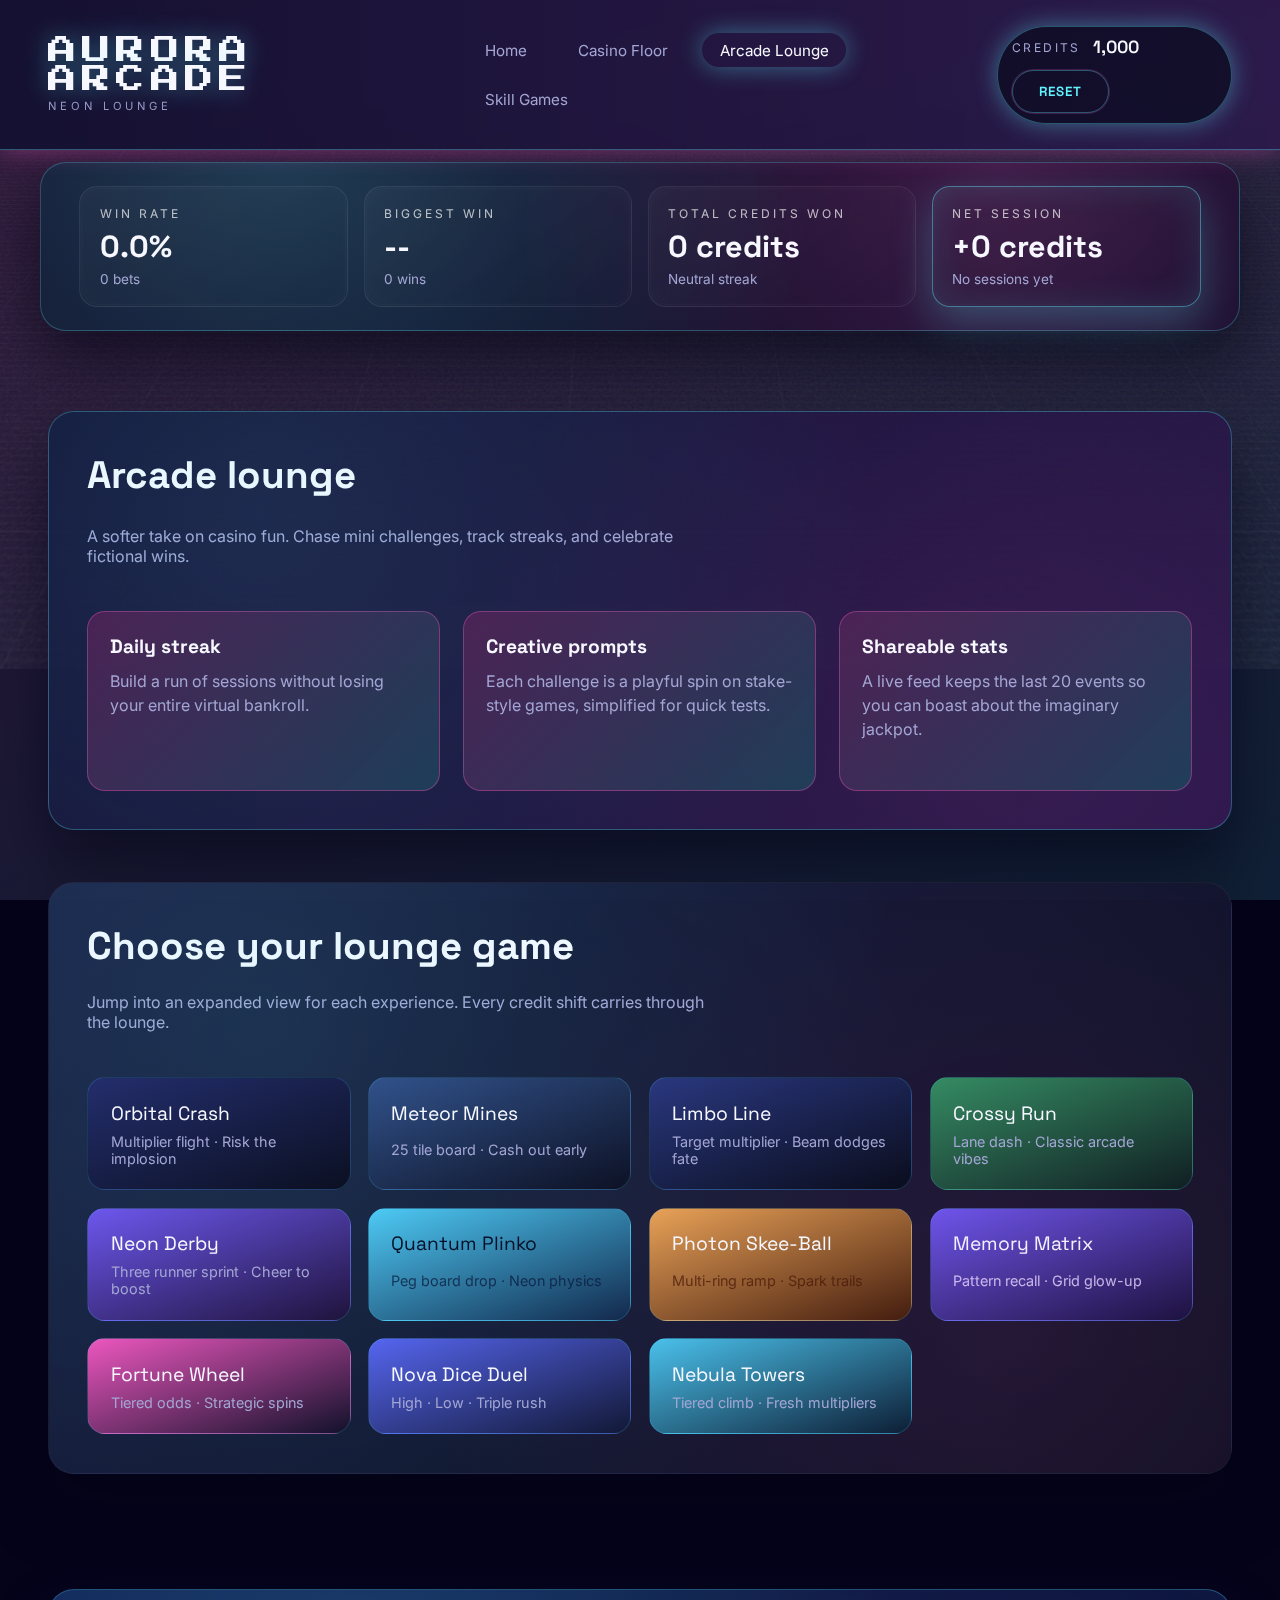
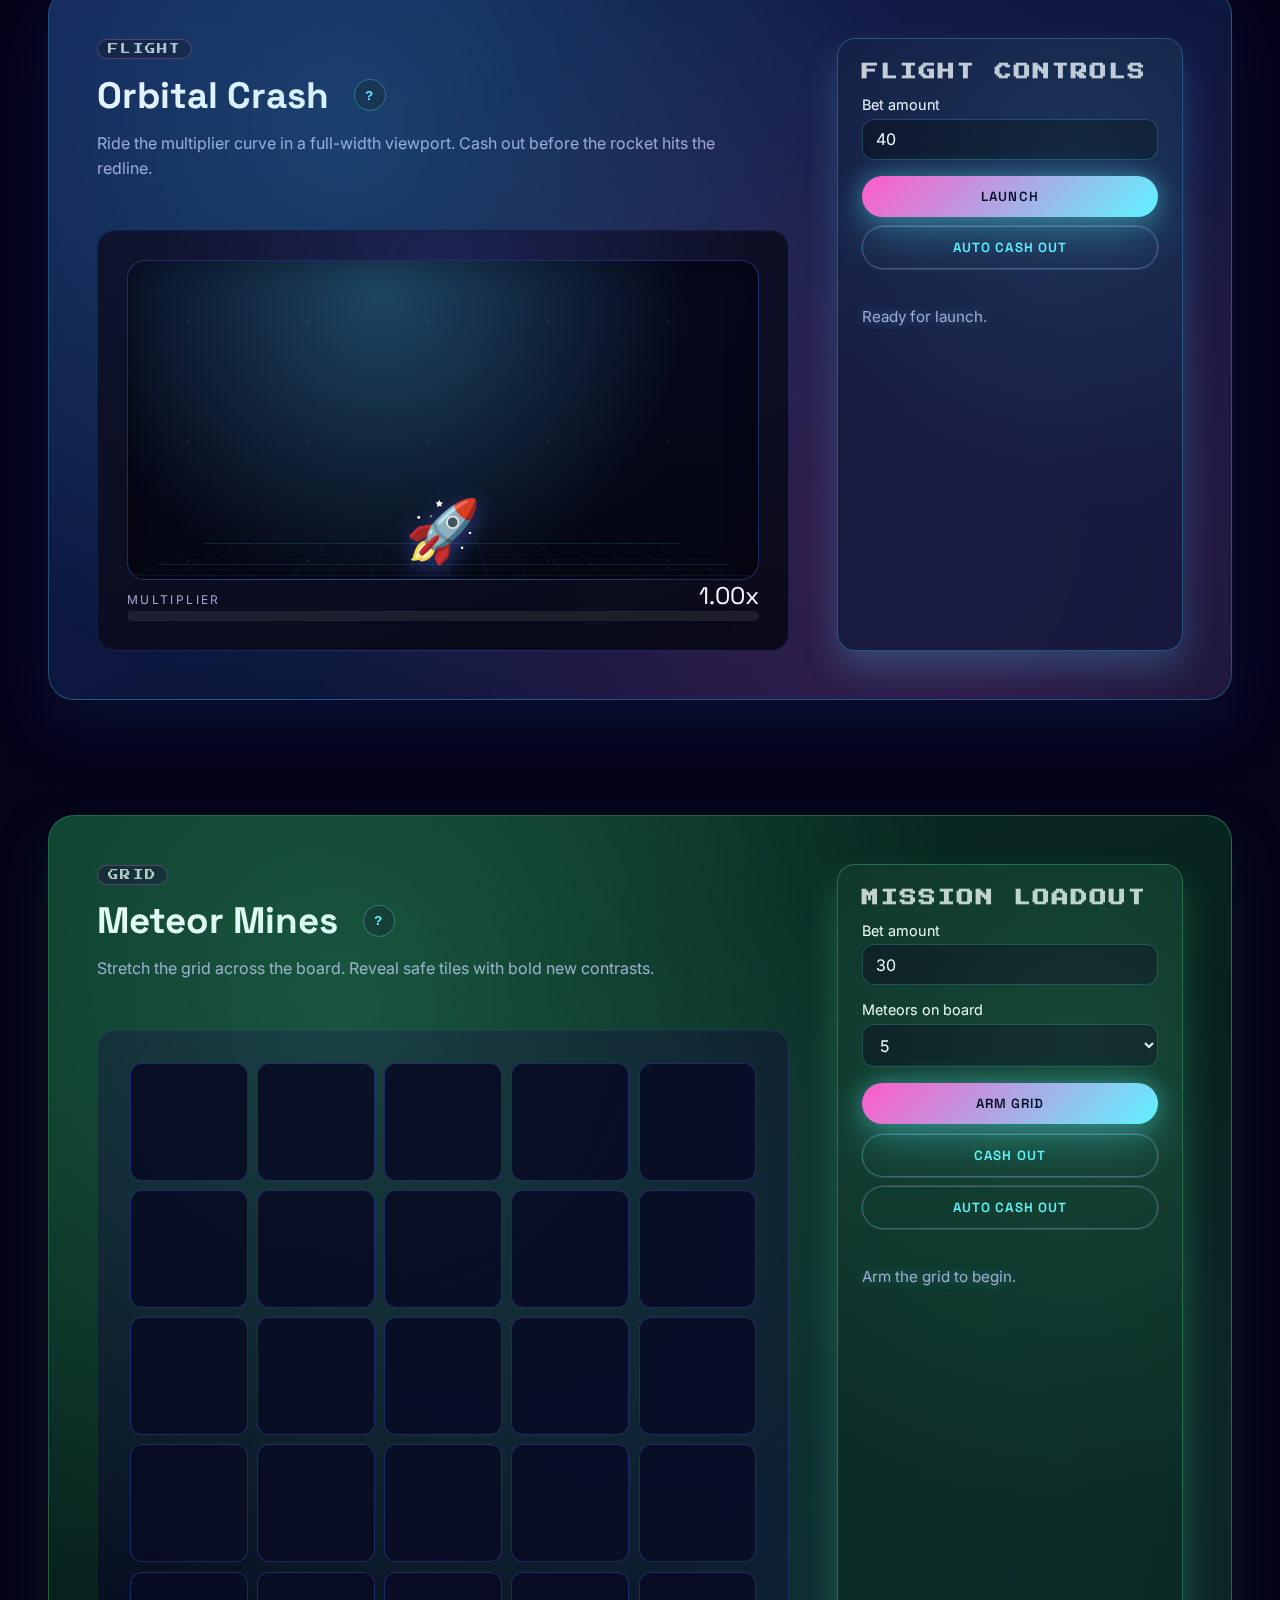
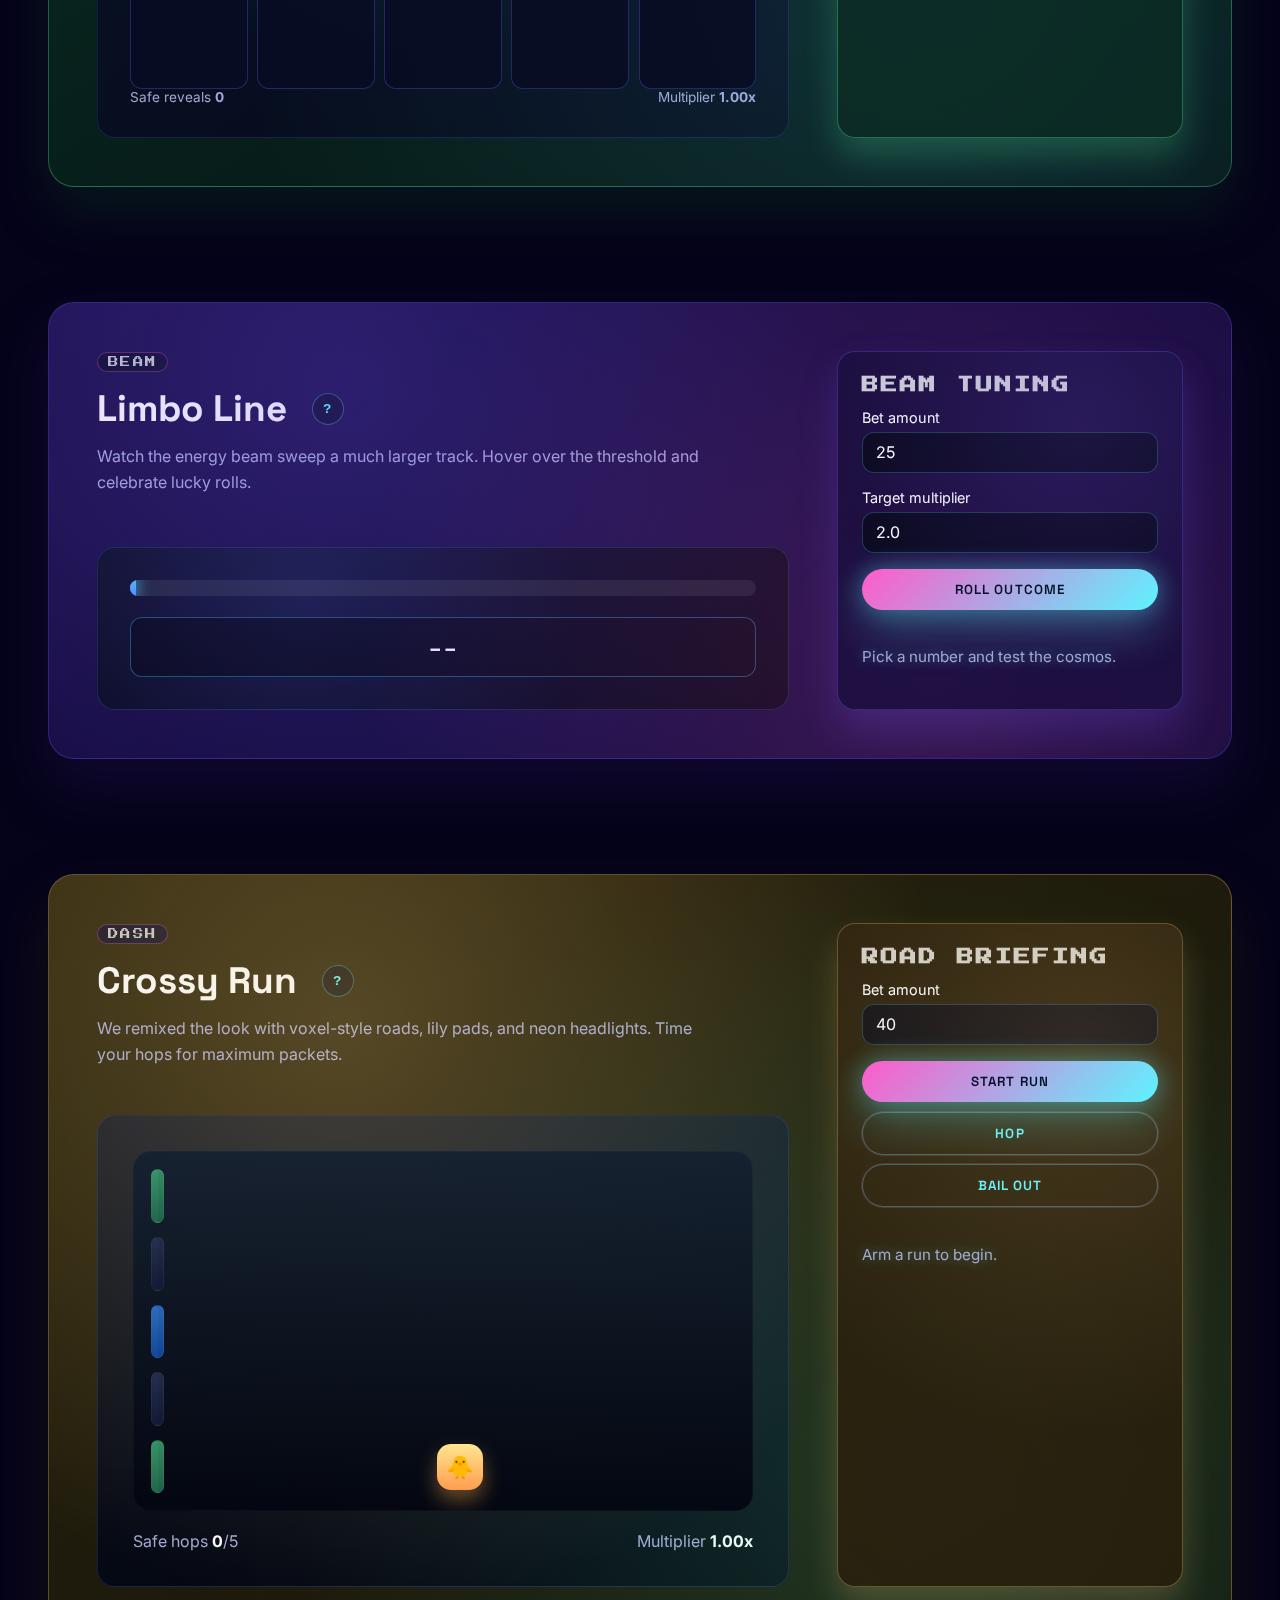
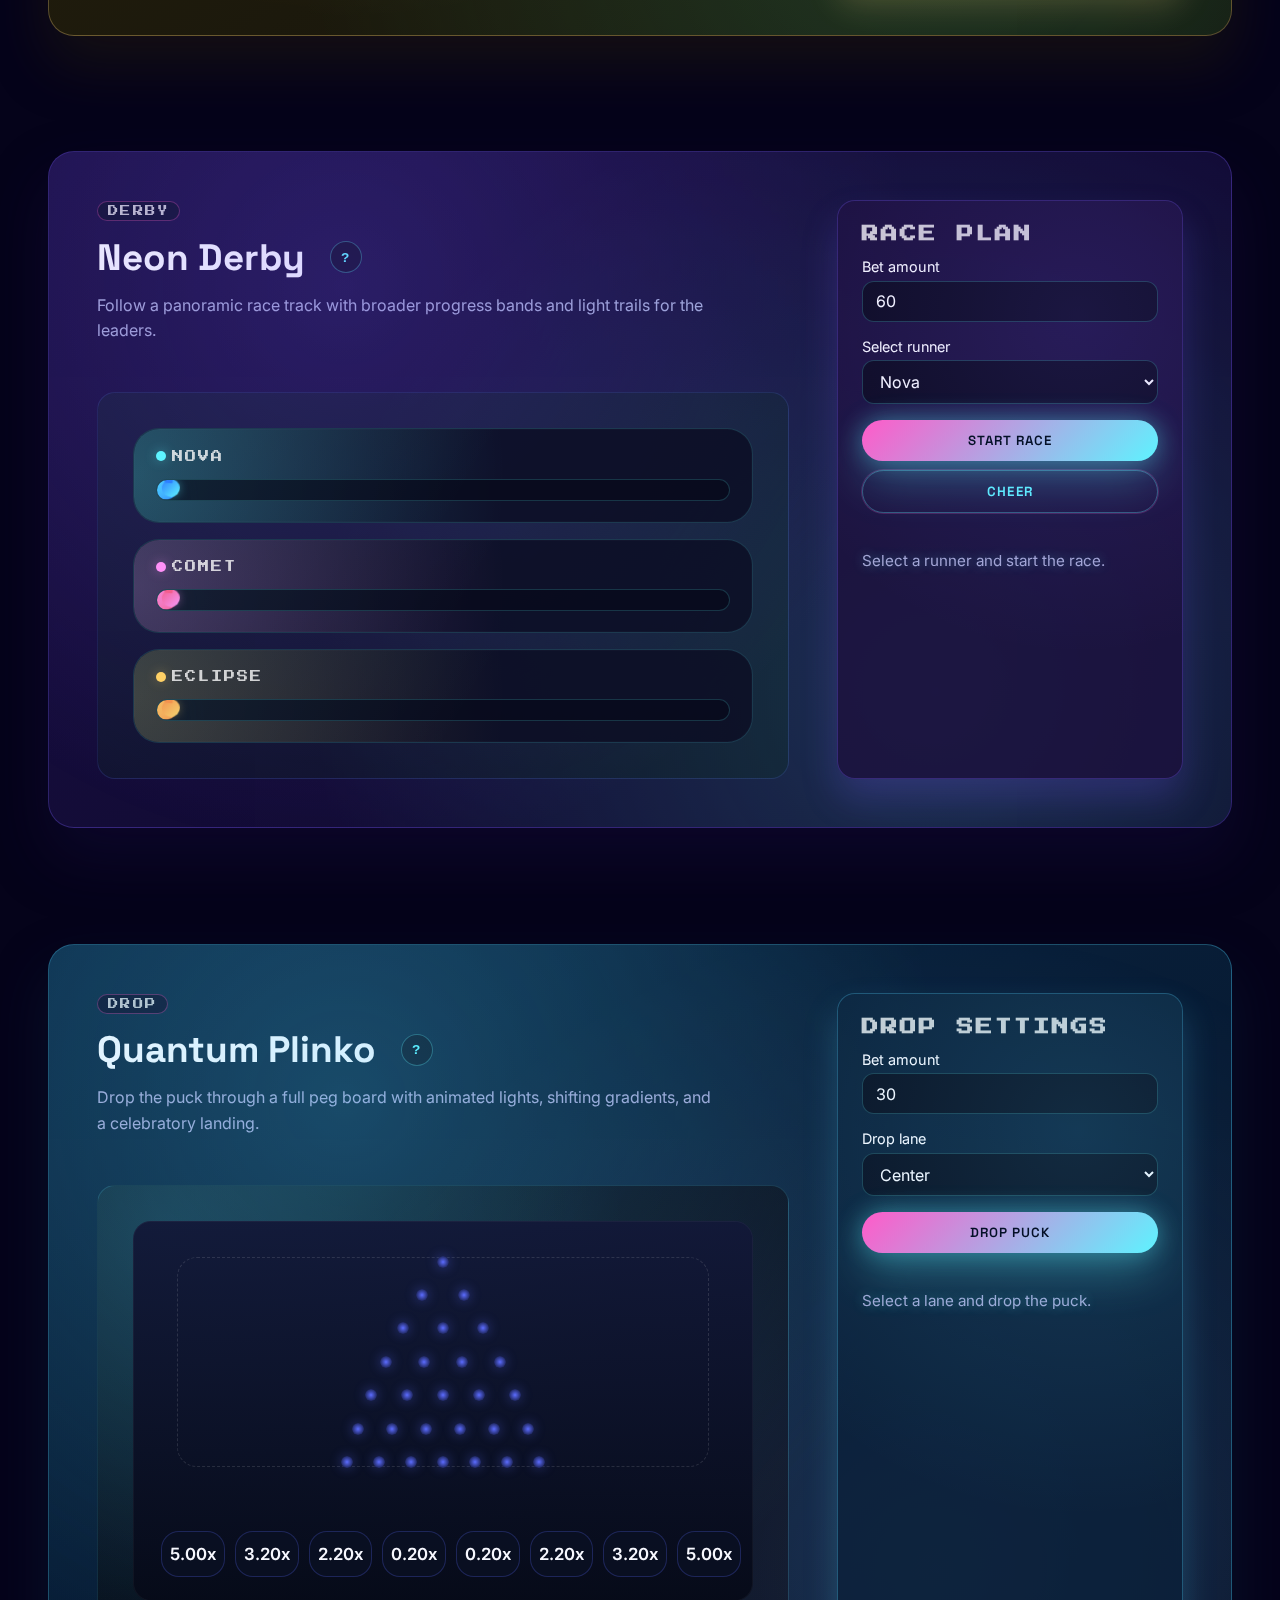
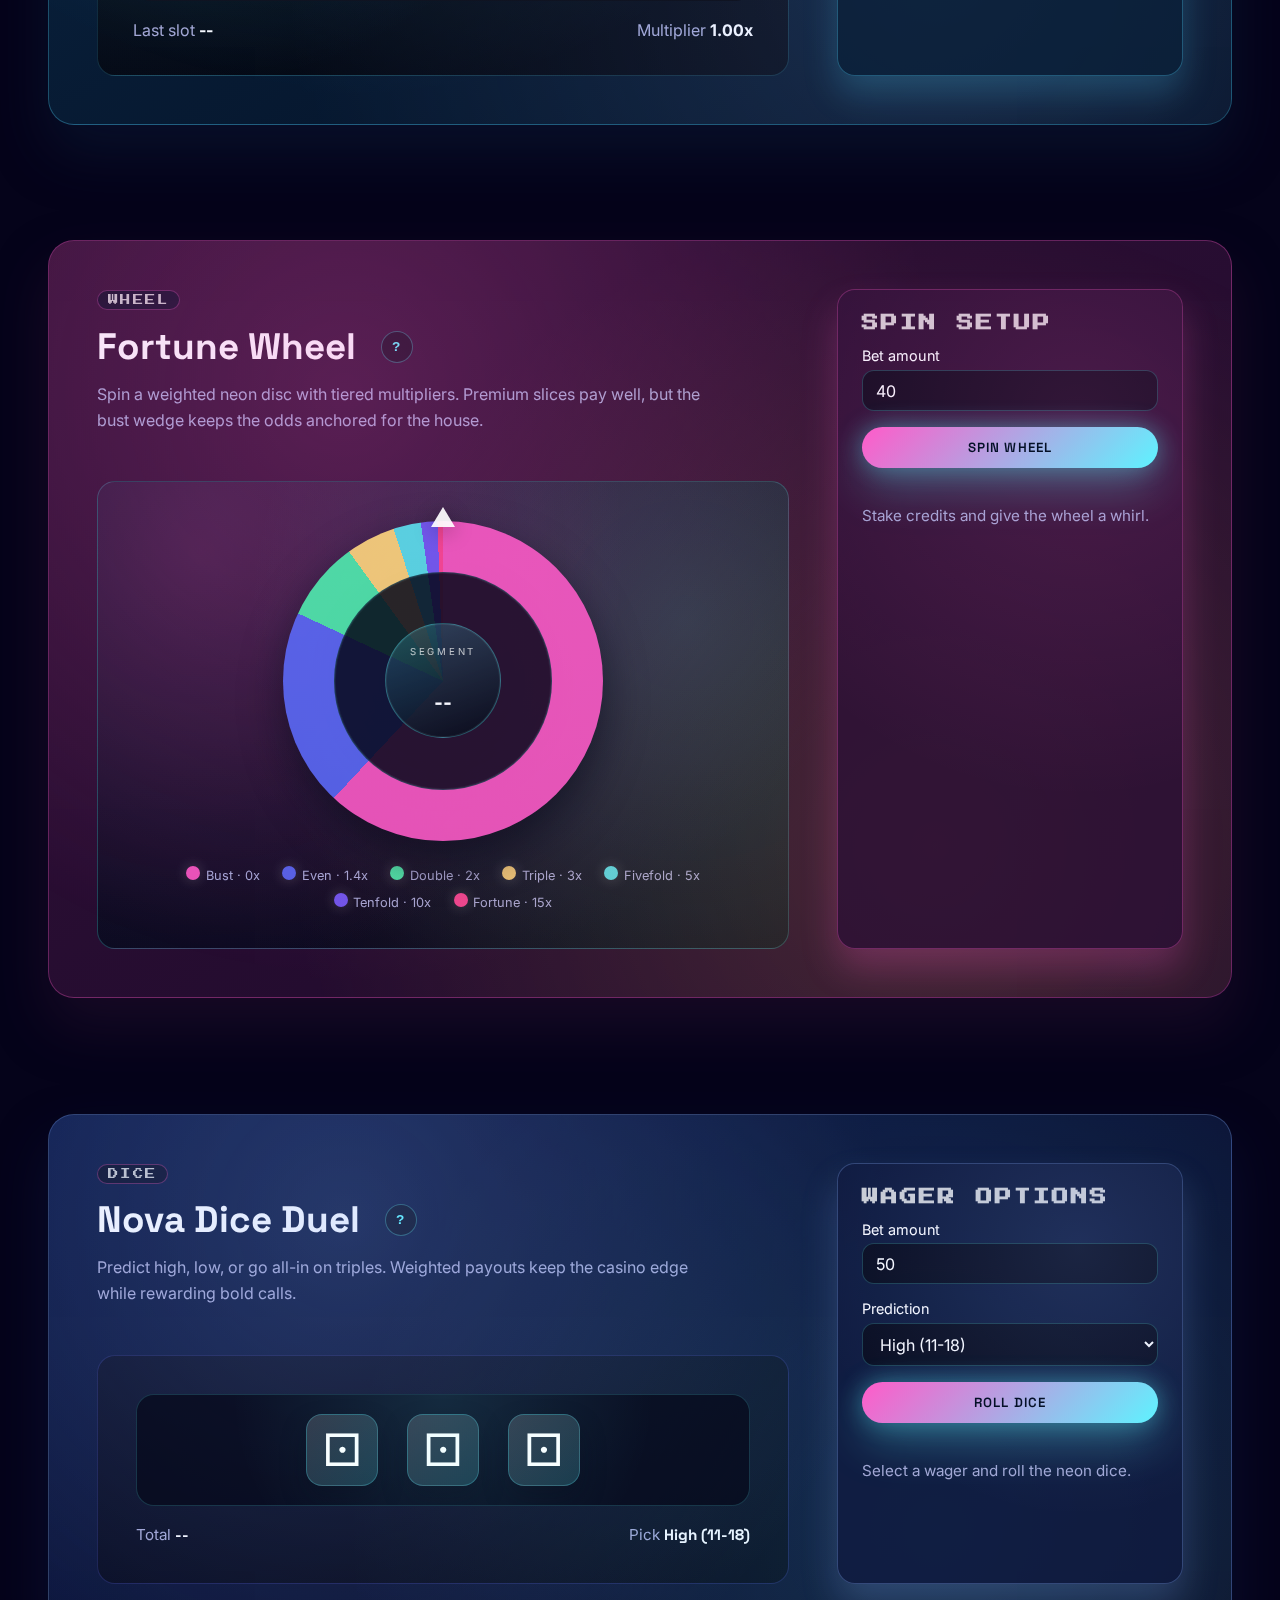
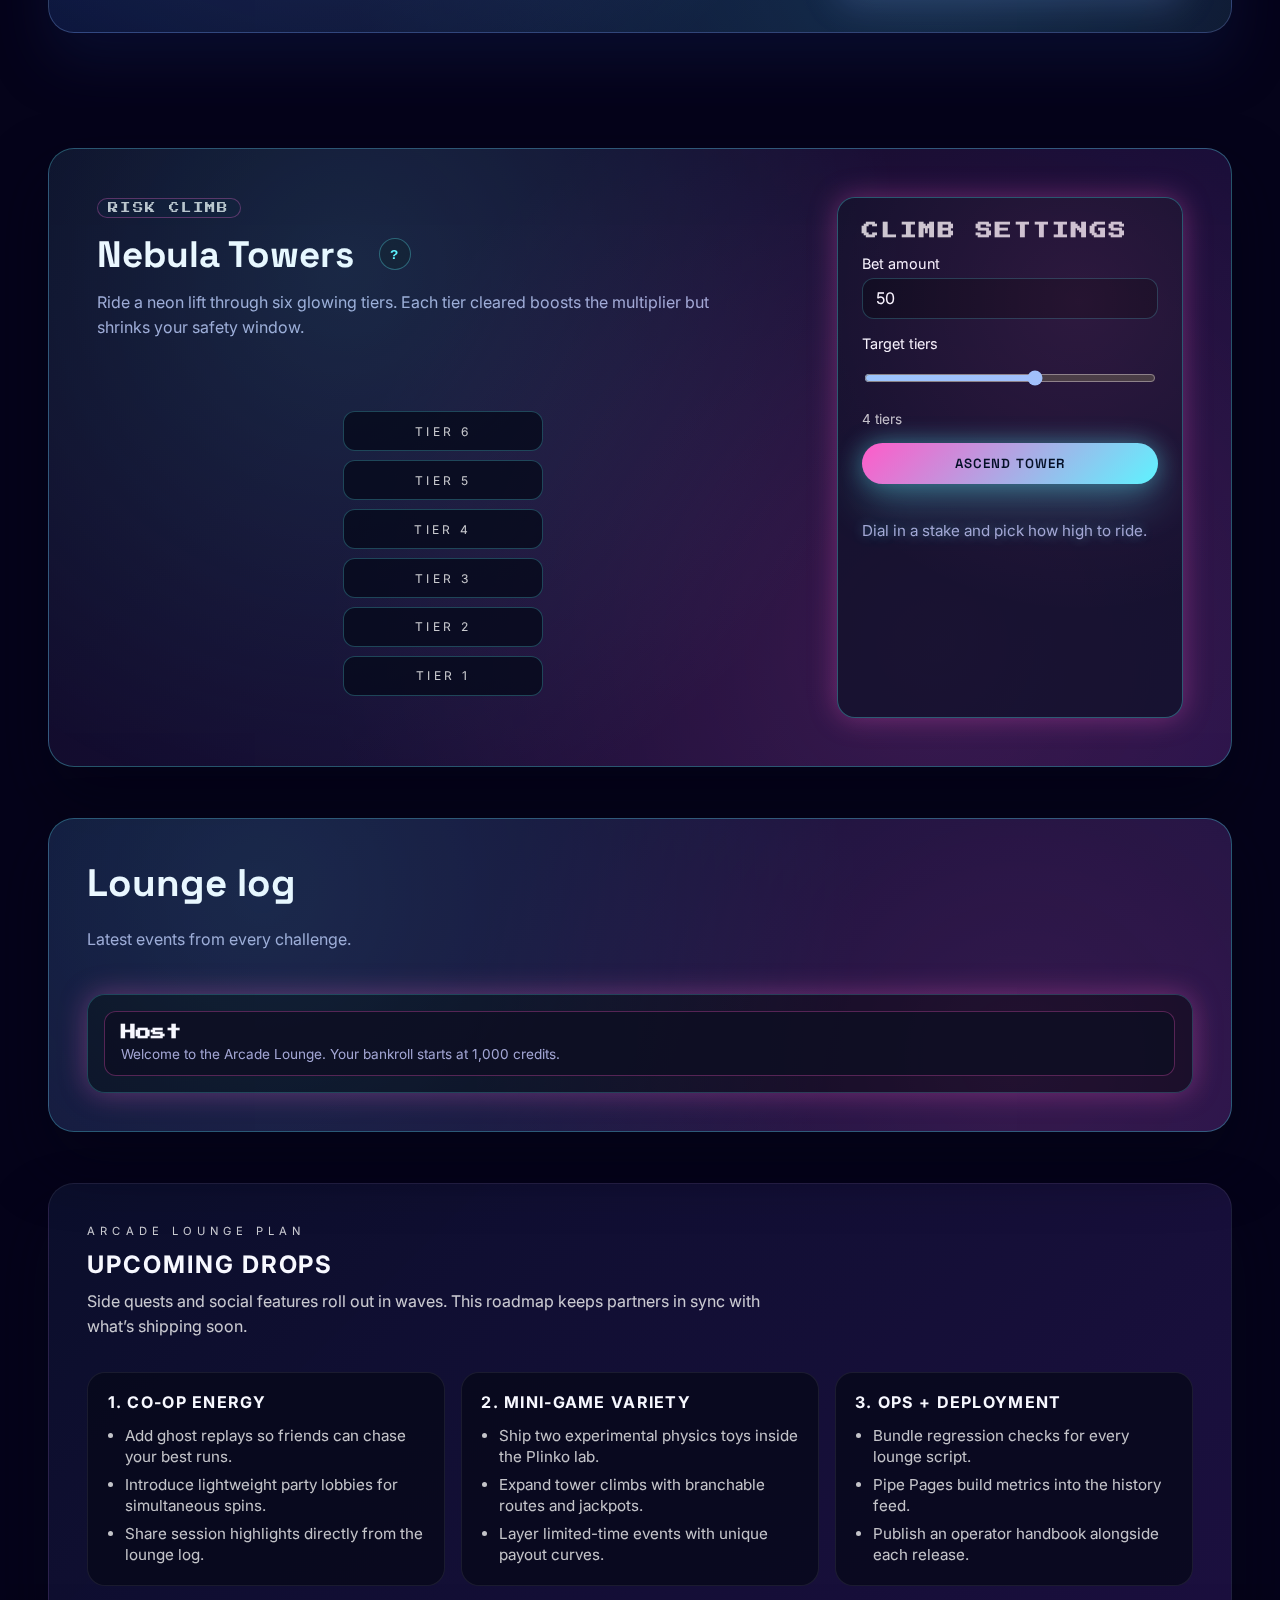
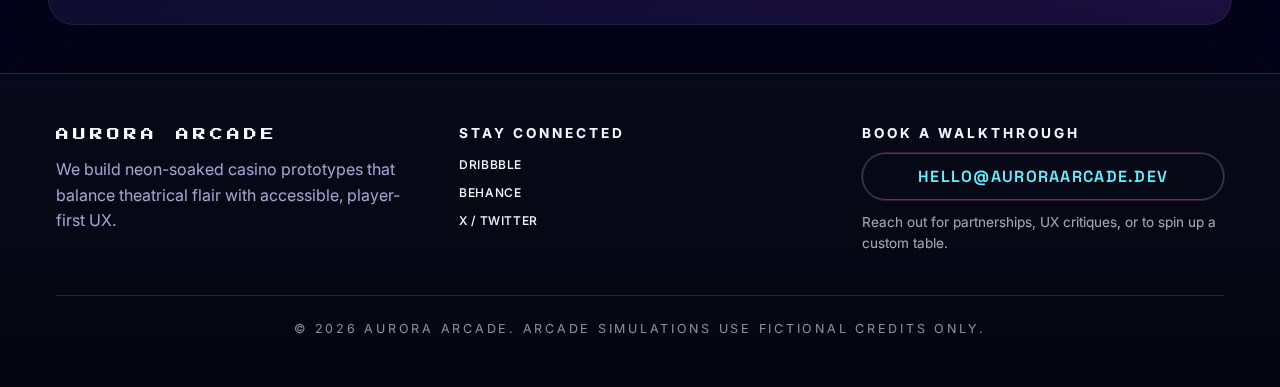
<file: NEW/online-casino.html>
<!DOCTYPE html>
<html lang="en">
<head>
  <meta charset="UTF-8">
  <meta name="viewport" content="width=device-width, initial-scale=1.0">
  <title>Aurora Arcade · Lounge</title>
  <link rel="stylesheet" href="styles.css">
</head>
<body class="page page--arcade">
  <header class="site-header" data-site-header>
    <div class="site-header__brand-group">
      <div class="brand">
        <a class="brand__link" href="index.html">Aurora Arcade</a>
        <span class="brand__tagline">Neon lounge</span>
      </div>
      <button class="nav-toggle" type="button" data-nav-toggle aria-expanded="false" aria-controls="siteNav">
        <span class="sr-only">Open site navigation</span>
        <span class="nav-toggle__icon" aria-hidden="true">
          <span class="nav-toggle__bar"></span>
          <span class="nav-toggle__bar"></span>
          <span class="nav-toggle__bar"></span>
        </span>
      </button>
    </div>
    <div class="site-header__tray" id="siteNav" data-nav-tray>
      <nav class="main-nav" aria-label="Primary">
        <a class="main-nav__link" href="index.html">Home</a>
        <a class="main-nav__link" href="casino.html">Casino Floor</a>
        <a class="main-nav__link main-nav__link--active" href="online-casino.html">Arcade Lounge</a>
        <a class="main-nav__link" href="skill-games.html">Skill Games</a>
      </nav>
      <div class="player-panel">
        <span class="player-panel__label">Credits</span>
        <span class="player-panel__value" id="onlineCredits">0</span>
        <button class="btn btn--ghost" id="onlineReset">Reset</button>
      </div>
    </div>
  </header>
  <div class="nav-overlay" data-nav-overlay hidden></div>

  <section class="player-stats-bar" data-stats-panel aria-label="Session stats">
    <article class="player-stats-bar__card">
      <span class="player-stats-bar__label">Win rate</span>
      <strong class="player-stats-bar__value" data-stat="winRate">0%</strong>
      <span class="player-stats-bar__meta" data-stat="rounds">0 bets logged</span>
    </article>
    <article class="player-stats-bar__card">
      <span class="player-stats-bar__label">Biggest win</span>
      <strong class="player-stats-bar__value" data-stat="biggestWin">--</strong>
      <span class="player-stats-bar__meta" data-stat="wins">0 wins</span>
    </article>
    <article class="player-stats-bar__card">
      <span class="player-stats-bar__label">Total credits won</span>
      <strong class="player-stats-bar__value" data-stat="totalWon">0 credits</strong>
      <span class="player-stats-bar__meta" data-stat="streak">Neutral streak</span>
    </article>
    <article class="player-stats-bar__card player-stats-bar__card--glow">
      <span class="player-stats-bar__label">Net session</span>
      <strong class="player-stats-bar__value" data-stat="net">+0 credits</strong>
      <span class="player-stats-bar__meta" data-stat="lastGame">No sessions yet</span>
    </article>
  </section>

  <main class="content">
    <section class="section">
      <header class="section__header">
        <h1>Arcade lounge</h1>
        <p>A softer take on casino fun. Chase mini challenges, track streaks, and celebrate fictional wins.</p>
      </header>
      <div class="grid grid--features">
        <article class="feature-card feature-card--accent">
          <h3>Daily streak</h3>
          <p>Build a run of sessions without losing your entire virtual bankroll.</p>
        </article>
        <article class="feature-card feature-card--accent">
          <h3>Creative prompts</h3>
          <p>Each challenge is a playful spin on stake-style games, simplified for quick tests.</p>
        </article>
        <article class="feature-card feature-card--accent">
          <h3>Shareable stats</h3>
          <p>A live feed keeps the last 20 events so you can boast about the imaginary jackpot.</p>
        </article>
      </div>
    </section>

    <section class="section section--challenge-nav">
      <header class="section__header section__header--tight">
        <h2>Choose your lounge game</h2>
        <p>Jump into an expanded view for each experience. Every credit shift carries through the lounge.</p>
      </header>
      <div class="challenge-nav">
        <a class="challenge-nav__card challenge-nav__card--crash" href="#crashGame">
          <span class="challenge-nav__title">Orbital Crash</span>
          <span class="challenge-nav__meta">Multiplier flight · Risk the implosion</span>
        </a>
        <a class="challenge-nav__card challenge-nav__card--mines" href="#minesGame">
          <span class="challenge-nav__title">Meteor Mines</span>
          <span class="challenge-nav__meta">25 tile board · Cash out early</span>
        </a>
        <a class="challenge-nav__card challenge-nav__card--limbo" href="#limboGame">
          <span class="challenge-nav__title">Limbo Line</span>
          <span class="challenge-nav__meta">Target multiplier · Beam dodges fate</span>
        </a>
        <a class="challenge-nav__card challenge-nav__card--crossy" href="#crossyGame">
          <span class="challenge-nav__title">Crossy Run</span>
          <span class="challenge-nav__meta">Lane dash · Classic arcade vibes</span>
        </a>
        <a class="challenge-nav__card challenge-nav__card--horses" href="#horseGame">
          <span class="challenge-nav__title">Neon Derby</span>
          <span class="challenge-nav__meta">Three runner sprint · Cheer to boost</span>
        </a>
        <a class="challenge-nav__card challenge-nav__card--plinko" href="#plinkoGame">
          <span class="challenge-nav__title">Quantum Plinko</span>
          <span class="challenge-nav__meta">Peg board drop · Neon physics</span>
        </a>
        <a class="challenge-nav__card challenge-nav__card--skee" href="#skeeGame">
          <span class="challenge-nav__title">Photon Skee-Ball</span>
          <span class="challenge-nav__meta">Multi-ring ramp · Spark trails</span>
        </a>
        <a class="challenge-nav__card challenge-nav__card--memory" href="#memoryGame">
          <span class="challenge-nav__title">Memory Matrix</span>
          <span class="challenge-nav__meta">Pattern recall · Grid glow-up</span>
        </a>
        <a class="challenge-nav__card challenge-nav__card--wheel" href="#wheelGame">
          <span class="challenge-nav__title">Fortune Wheel</span>
          <span class="challenge-nav__meta">Tiered odds · Strategic spins</span>
        </a>
        <a class="challenge-nav__card challenge-nav__card--dice" href="#diceGame">
          <span class="challenge-nav__title">Nova Dice Duel</span>
          <span class="challenge-nav__meta">High · Low · Triple rush</span>
        </a>
        <a class="challenge-nav__card challenge-nav__card--tower" href="#towerGame">
          <span class="challenge-nav__title">Nebula Towers</span>
          <span class="challenge-nav__meta">Tiered climb · Fresh multipliers</span>
        </a>
      </div>
    </section>

    <section class="game-section game-section--crash" id="crashGame">
      <div class="game-section__inner">
        <div class="game-stage">
          <div class="game-stage__header">
            <span class="game-stage__tag">Flight</span>
            <div class="game-stage__title">
              <h3>Orbital Crash</h3>
              <button class="game-help" type="button" data-help-target="crashHelp" aria-expanded="false">
                <span class="game-help__icon" aria-hidden="true">?</span>
                <span class="sr-only">How to play Orbital Crash</span>
              </button>
            </div>
            <p>Ride the multiplier curve in a full-width viewport. Cash out before the rocket hits the redline.</p>
          </div>
          <div class="crash-viewport crash-viewport--expanded">
            <div class="crash-sky">
              <div class="crash-trail" id="crashTrail"></div>
              <div class="crash-rocket" id="crashRocket" aria-hidden="true">🚀</div>
            </div>
            <div class="crash-readout">
              <span class="crash-label">Multiplier</span>
              <span class="crash-value" id="crashMultiplier">1.00x</span>
            </div>
            <div class="crash-progress crash-progress--thick">
              <div class="crash-progress__bar" id="crashProgress"></div>
            </div>
          </div>
        </div>
        <aside class="game-panel">
          <div class="panel-block">
            <h4>Flight controls</h4>
            <div class="form form--stacked">
              <label class="form__field">
                <span>Bet amount</span>
                <input type="number" id="crashBet" min="20" step="20" value="40">
              </label>
              <div class="button-row">
                <button class="btn btn--primary btn--glow btn--wide" id="crashButton">Launch</button>
                <button class="btn btn--ghost btn--wide" type="button" id="crashAutoCash">Auto cash out</button>
              </div>
          </div>
        </div>
        <div class="game-panel__overlay" id="crashHelp" role="dialog" aria-modal="true" aria-labelledby="crashHelpTitle" hidden>
          <div class="game-panel__overlay-inner">
            <h4 id="crashHelpTitle">How to play</h4>
            <p>Stake credits, hit Launch, and cash out before the ship explodes. Multipliers climb until the crash point hits.</p>
            <ul class="game-panel__overlay-list">
              <li>Use Auto Cash to bank wins automatically when you find a safe multiplier.</li>
              <li>Leaving early protects the shared bankroll; greed risks the entire stake.</li>
              <li>Resetting restores the shared bankroll for every lounge.</li>
            </ul>
            <button class="btn btn--ghost btn--wide" type="button" data-help-close>Close guide</button>
          </div>
        </div>
        <p class="game-panel__status" id="crashStatus" data-status>Ready for launch.</p>
      </aside>
      </div>
    </section>

    <section class="game-section game-section--mines" id="minesGame">
      <div class="game-section__inner">
        <div class="game-stage">
          <div class="game-stage__header">
            <span class="game-stage__tag">Grid</span>
            <div class="game-stage__title">
              <h3>Meteor Mines</h3>
              <button class="game-help" type="button" data-help-target="minesHelp" aria-expanded="false">
                <span class="game-help__icon" aria-hidden="true">?</span>
                <span class="sr-only">How to play Meteor Mines</span>
              </button>
            </div>
            <p>Stretch the grid across the board. Reveal safe tiles with bold new contrasts.</p>
          </div>
          <div class="mines-viewport mines-viewport--expanded">
            <div class="mines-grid" id="minesGrid"></div>
            <div class="mines-info">
              <span>Safe reveals <strong id="minesSafe">0</strong></span>
              <span>Multiplier <strong id="minesMultiplier">1.00x</strong></span>
            </div>
          </div>
        </div>
        <aside class="game-panel">
          <div class="panel-block">
            <h4>Mission loadout</h4>
            <div class="form form--stacked">
              <label class="form__field">
                <span>Bet amount</span>
                <input type="number" id="minesBet" min="20" step="20" value="30">
              </label>
              <label class="form__field">
                <span>Meteors on board</span>
                <select id="minesCount">
                  <option value="4">4</option>
                  <option value="5" selected>5</option>
                  <option value="6">6</option>
                  <option value="7">7</option>
                </select>
              </label>
              <div class="button-row">
                <button class="btn btn--primary btn--glow btn--wide" id="minesStart">Arm grid</button>
                <button class="btn btn--ghost btn--wide" id="minesCashOut" disabled>Cash out</button>
                <button class="btn btn--ghost btn--wide" type="button" id="minesAutoCash" disabled>Auto cash out</button>
              </div>
          </div>
        </div>
        <div class="game-panel__overlay" id="minesHelp" role="dialog" aria-modal="true" aria-labelledby="minesHelpTitle" hidden>
          <div class="game-panel__overlay-inner">
            <h4 id="minesHelpTitle">How to play</h4>
            <p>Choose a stake and number of meteors, then reveal tiles one by one. Cash out before you uncover a meteor.</p>
            <ul class="game-panel__overlay-list">
              <li>More meteors increase the payout per safe reveal but raise the risk.</li>
              <li>Auto Cash can lock in a target number of reveals automatically.</li>
              <li>Resetting refills the shared bankroll for every lounge.</li>
            </ul>
            <button class="btn btn--ghost btn--wide" type="button" data-help-close>Close guide</button>
          </div>
        </div>
        <p class="game-panel__status" id="minesStatus" data-status>Arm the grid to begin.</p>
      </aside>
      </div>
    </section>

    <section class="game-section game-section--limbo" id="limboGame">
      <div class="game-section__inner">
        <div class="game-stage">
          <div class="game-stage__header">
            <span class="game-stage__tag">Beam</span>
            <div class="game-stage__title">
              <h3>Limbo Line</h3>
              <button class="game-help" type="button" data-help-target="limboHelp" aria-expanded="false">
                <span class="game-help__icon" aria-hidden="true">?</span>
                <span class="sr-only">How to play Limbo Line</span>
              </button>
            </div>
            <p>Watch the energy beam sweep a much larger track. Hover over the threshold and celebrate lucky rolls.</p>
          </div>
          <div class="limbo-viewport limbo-viewport--expanded">
            <div class="limbo-track">
              <div class="limbo-threshold" id="limboThreshold"></div>
              <div class="limbo-pointer" id="limboPointer"></div>
            </div>
            <div class="limbo-result limbo-result--large" id="limboResult">--</div>
          </div>
        </div>
        <aside class="game-panel">
          <div class="panel-block">
            <h4>Beam tuning</h4>
            <div class="form form--stacked">
              <label class="form__field">
                <span>Bet amount</span>
                <input type="number" id="limboBet" min="10" step="10" value="25">
              </label>
              <label class="form__field">
                <span>Target multiplier</span>
                <input type="number" id="limboTarget" min="1.2" step="0.1" value="2.0">
              </label>
              <button class="btn btn--primary btn--glow btn--wide" id="limboButton">Roll outcome</button>
          </div>
        </div>
        <div class="game-panel__overlay" id="limboHelp" role="dialog" aria-modal="true" aria-labelledby="limboHelpTitle" hidden>
          <div class="game-panel__overlay-inner">
            <h4 id="limboHelpTitle">How to play</h4>
            <p>Set a target multiplier, arm the beam, and hope the drawn number stays above your target.</p>
            <ul class="game-panel__overlay-list">
              <li>Higher targets pay more but are harder to clear.</li>
              <li>Drop the target mid-round to manage risk before arming.</li>
              <li>Reset restores the shared bankroll if you want a clean slate.</li>
            </ul>
            <button class="btn btn--ghost btn--wide" type="button" data-help-close>Close guide</button>
          </div>
        </div>
        <p class="game-panel__status" id="limboStatus" data-status>Pick a number and test the cosmos.</p>
      </aside>
      </div>
    </section>

    <section class="game-section game-section--crossy" id="crossyGame">
      <div class="game-section__inner">
        <div class="game-stage">
          <div class="game-stage__header">
            <span class="game-stage__tag">Dash</span>
            <div class="game-stage__title">
              <h3>Crossy Run</h3>
              <button class="game-help" type="button" data-help-target="crossyHelp" aria-expanded="false">
                <span class="game-help__icon" aria-hidden="true">?</span>
                <span class="sr-only">How to play Crossy Run</span>
              </button>
            </div>
            <p>We remixed the look with voxel-style roads, lily pads, and neon headlights. Time your hops for maximum packets.</p>
          </div>
          <div class="crossy-viewport crossy-viewport--expanded">
            <div class="crossy-scene">
              <div class="crossy-lanes crossy-lanes--scene" id="crossyLanes"></div>
              <div class="crossy-player" id="crossyPlayer"></div>
              <div class="crossy-traffic" id="crossyTraffic"></div>
            </div>
            <div class="crossy-info">
              <span>Safe hops <strong id="crossyLane">0</strong>/5</span>
              <span>Multiplier <strong id="crossyMultiplier">1.00x</strong></span>
            </div>
          </div>
        </div>
        <aside class="game-panel">
          <div class="panel-block">
            <h4>Road briefing</h4>
            <div class="form form--stacked">
              <label class="form__field">
                <span>Bet amount</span>
                <input type="number" id="crossyBet" min="20" step="20" value="40">
              </label>
              <div class="button-row">
                <button class="btn btn--primary btn--glow btn--wide" id="crossyStart">Start run</button>
                <button class="btn btn--ghost btn--wide" id="crossyHop" disabled>Hop</button>
                <button class="btn btn--ghost btn--wide" id="crossyBail" disabled>Bail out</button>
              </div>
          </div>
        </div>
        <div class="game-panel__overlay" id="crossyHelp" role="dialog" aria-modal="true" aria-labelledby="crossyHelpTitle" hidden>
          <div class="game-panel__overlay-inner">
            <h4 id="crossyHelpTitle">How to play</h4>
            <p>Stake credits, move the hopper lane by lane, and bail before traffic collides. Each safe hop boosts the multiplier.</p>
            <ul class="game-panel__overlay-list">
              <li>Use the Bail button if traffic looks risky—partial runs still pay.</li>
              <li>Auto Cash can exit after a set number of hops to protect the bankroll.</li>
              <li>Reset restores the bankroll across every lounge.</li>
            </ul>
            <button class="btn btn--ghost btn--wide" type="button" data-help-close>Close guide</button>
          </div>
        </div>
        <p class="game-panel__status" id="crossyStatus" data-status>Arm a run to begin.</p>
      </aside>
      </div>
    </section>

    <section class="game-section game-section--horses" id="horseGame">
      <div class="game-section__inner">
        <div class="game-stage">
          <div class="game-stage__header">
            <span class="game-stage__tag">Derby</span>
            <div class="game-stage__title">
              <h3>Neon Derby</h3>
              <button class="game-help" type="button" data-help-target="horsesHelp" aria-expanded="false">
                <span class="game-help__icon" aria-hidden="true">?</span>
                <span class="sr-only">How to play Neon Derby</span>
              </button>
            </div>
            <p>Follow a panoramic race track with broader progress bands and light trails for the leaders.</p>
          </div>
          <div class="horse-viewport horse-viewport--expanded">
            <div class="horse-track horse-track--expanded" id="horseTrack"></div>
          </div>
        </div>
        <aside class="game-panel">
          <div class="panel-block">
            <h4>Race plan</h4>
            <div class="form form--stacked">
              <label class="form__field">
                <span>Bet amount</span>
                <input type="number" id="horseBet" min="30" step="10" value="60">
              </label>
              <label class="form__field">
                <span>Select runner</span>
                <select id="horsePick">
                  <option value="nova">Nova</option>
                  <option value="comet">Comet</option>
                  <option value="eclipse">Eclipse</option>
                </select>
              </label>
              <div class="button-row">
                <button class="btn btn--primary btn--glow btn--wide" id="horseStart">Start race</button>
                <button class="btn btn--ghost btn--wide" id="horseCheer" disabled>Cheer</button>
              </div>
          </div>
        </div>
        <div class="game-panel__overlay" id="horsesHelp" role="dialog" aria-modal="true" aria-labelledby="horsesHelpTitle" hidden>
          <div class="game-panel__overlay-inner">
            <h4 id="horsesHelpTitle">How to play</h4>
            <p>Select a runner, stake credits, and cheer during the sprint. The first horse across the line pays according to your bet.</p>
            <ul class="game-panel__overlay-list">
              <li>Cheer to give your pick a small boost during the race.</li>
              <li>Each horse has unique odds—lighter favorites pay less but win more often.</li>
              <li>Reset restores the shared bankroll available to every lounge.</li>
            </ul>
            <button class="btn btn--ghost btn--wide" type="button" data-help-close>Close guide</button>
          </div>
        </div>
        <p class="game-panel__status" id="horseStatus" data-status>Select a runner and start the race.</p>
      </aside>
      </div>
    </section>

    <section class="game-section game-section--plinko" id="plinkoGame">
      <div class="game-section__inner">
        <div class="game-stage">
          <div class="game-stage__header">
            <span class="game-stage__tag">Drop</span>
            <div class="game-stage__title">
              <h3>Quantum Plinko</h3>
              <button class="game-help" type="button" data-help-target="plinkoHelp" aria-expanded="false">
                <span class="game-help__icon" aria-hidden="true">?</span>
                <span class="sr-only">How to play Quantum Plinko</span>
              </button>
            </div>
            <p>Drop the puck through a full peg board with animated lights, shifting gradients, and a celebratory landing.</p>
          </div>
          <div class="plinko-viewport plinko-viewport--expanded">
            <div class="plinko-scene">
              <div class="plinko-board plinko-board--scene" id="plinkoBoard"></div>
              <div class="plinko-pegs" id="plinkoPegs"></div>
              <div class="plinko-puck" id="plinkoPuck"></div>
            </div>
            <div class="plinko-info">
              <span>Last slot <strong id="plinkoSlot">--</strong></span>
              <span>Multiplier <strong id="plinkoMultiplier">1.00x</strong></span>
            </div>
          </div>
        </div>
        <aside class="game-panel">
          <div class="panel-block">
            <h4>Drop settings</h4>
            <div class="form form--stacked">
              <label class="form__field">
                <span>Bet amount</span>
                <input type="number" id="plinkoBet" min="10" step="10" value="30">
              </label>
              <label class="form__field">
                <span>Drop lane</span>
              <select id="plinkoLane">
                  <option value="0">Far left</option>
                  <option value="1">Left</option>
                  <option value="2">Mid-left</option>
                  <option value="3" selected>Center</option>
                  <option value="4">Mid-right</option>
                  <option value="5">Right</option>
                  <option value="6">Far right</option>
                  <option value="7">Edge</option>
                </select>
              </label>
              <button class="btn btn--primary btn--glow btn--wide" id="plinkoDrop">Drop puck</button>
          </div>
        </div>
        <div class="game-panel__overlay" id="plinkoHelp" role="dialog" aria-modal="true" aria-labelledby="plinkoHelpTitle" hidden>
          <div class="game-panel__overlay-inner">
            <h4 id="plinkoHelpTitle">How to play</h4>
            <p>Choose a lane, drop the puck, and watch which slot it lands in. Edge slots pay more but are harder to reach.</p>
            <ul class="game-panel__overlay-list">
              <li>Adjust the lane between drops to chase different multipliers.</li>
              <li>Use Auto Cash to bail after a set number of drops if you want to preserve winnings.</li>
              <li>Reset refills the bankroll for every lounge.</li>
            </ul>
            <button class="btn btn--ghost btn--wide" type="button" data-help-close>Close guide</button>
          </div>
        </div>
        <p class="game-panel__status" id="plinkoStatus" data-status>Select a lane and drop the puck.</p>
      </aside>
      </div>
    </section>

    <section class="game-section game-section--wheel" id="wheelGame">
      <div class="game-section__inner">
        <div class="game-stage">
          <div class="game-stage__header">
            <span class="game-stage__tag">Wheel</span>
            <div class="game-stage__title">
              <h3>Fortune Wheel</h3>
              <button class="game-help" type="button" data-help-target="wheelHelp" aria-expanded="false">
                <span class="game-help__icon" aria-hidden="true">?</span>
                <span class="sr-only">How to play Fortune Wheel</span>
              </button>
            </div>
            <p>Spin a weighted neon disc with tiered multipliers. Premium slices pay well, but the bust wedge keeps the odds anchored for the house.</p>
          </div>
          <div class="wheel-viewport wheel-viewport--expanded">
            <div class="wheel-stage">
              <div class="wheel-disc" id="wheelDisc" aria-live="polite"></div>
              <div class="wheel-pointer"></div>
              <div class="wheel-core">
                <span class="wheel-core__label">Segment</span>
                <strong class="wheel-core__value" id="wheelResult">--</strong>
              </div>
            </div>
            <div class="wheel-legend">
              <span><span class="wheel-legend__swatch wheel-legend__swatch--bust"></span>Bust · 0x</span>
              <span><span class="wheel-legend__swatch wheel-legend__swatch--even"></span>Even · 1.4x</span>
              <span><span class="wheel-legend__swatch wheel-legend__swatch--double"></span>Double · 2x</span>
              <span><span class="wheel-legend__swatch wheel-legend__swatch--triple"></span>Triple · 3x</span>
              <span><span class="wheel-legend__swatch wheel-legend__swatch--five"></span>Fivefold · 5x</span>
              <span><span class="wheel-legend__swatch wheel-legend__swatch--ten"></span>Tenfold · 10x</span>
              <span><span class="wheel-legend__swatch wheel-legend__swatch--fortune"></span>Fortune · 15x</span>
            </div>
          </div>
        </div>
        <aside class="game-panel">
          <div class="panel-block">
            <h4>Spin setup</h4>
            <div class="form form--stacked">
              <label class="form__field">
                <span>Bet amount</span>
                <input type="number" id="wheelBet" min="20" step="10" value="40">
              </label>
              <button class="btn btn--primary btn--glow btn--wide" id="wheelSpin">Spin wheel</button>
          </div>
        </div>
        <div class="game-panel__overlay" id="wheelHelp" role="dialog" aria-modal="true" aria-labelledby="wheelHelpTitle" hidden>
          <div class="game-panel__overlay-inner">
            <h4 id="wheelHelpTitle">How to play</h4>
            <p>Place a bet, spin the wheel, and watch which slice hits. Bust slices wipe the stake while premium wedges pay big.</p>
            <ul class="game-panel__overlay-list">
              <li>Higher multipliers are rare—pace spins to protect the shared bankroll.</li>
              <li>Use the legend to preview payouts before spinning.</li>
              <li>Reset puts the bankroll back to its default value for all lounges.</li>
            </ul>
            <button class="btn btn--ghost btn--wide" type="button" data-help-close>Close guide</button>
          </div>
        </div>
        <p class="game-panel__status" id="wheelStatus" data-status>Stake credits and give the wheel a whirl.</p>
      </aside>
      </div>
    </section>

    <section class="game-section game-section--dice" id="diceGame">
      <div class="game-section__inner">
        <div class="game-stage">
          <div class="game-stage__header">
            <span class="game-stage__tag">Dice</span>
            <div class="game-stage__title">
              <h3>Nova Dice Duel</h3>
              <button class="game-help" type="button" data-help-target="diceHelp" aria-expanded="false">
                <span class="game-help__icon" aria-hidden="true">?</span>
                <span class="sr-only">How to play Nova Dice Duel</span>
              </button>
            </div>
            <p>Predict high, low, or go all-in on triples. Weighted payouts keep the casino edge while rewarding bold calls.</p>
          </div>
          <div class="dice-viewport dice-viewport--expanded">
            <div class="dice-tray" id="diceTray">
              <span class="dice-cube" data-face="1"></span>
              <span class="dice-cube" data-face="1"></span>
              <span class="dice-cube" data-face="1"></span>
            </div>
            <div class="dice-readout">
              <span>Total <strong id="diceTotal">--</strong></span>
              <span>Pick <strong id="diceTarget">--</strong></span>
            </div>
          </div>
        </div>
        <aside class="game-panel">
          <div class="panel-block">
            <h4>Wager options</h4>
            <div class="form form--stacked">
              <label class="form__field">
                <span>Bet amount</span>
                <input type="number" id="diceBet" min="25" step="5" value="50">
              </label>
              <label class="form__field">
                <span>Prediction</span>
                <select id="dicePick">
                  <option value="high">High (11-18)</option>
                  <option value="low">Low (3-10)</option>
                  <option value="triples">Triples (all dice equal)</option>
                </select>
              </label>
              <button class="btn btn--primary btn--glow btn--wide" id="diceRoll">Roll dice</button>
          </div>
        </div>
        <div class="game-panel__overlay" id="diceHelp" role="dialog" aria-modal="true" aria-labelledby="diceHelpTitle" hidden>
          <div class="game-panel__overlay-inner">
            <h4 id="diceHelpTitle">How to play</h4>
            <p>Bet on high, low, or triples. Roll the neon dice and see if your prediction hits.</p>
            <ul class="game-panel__overlay-list">
              <li>High wins on totals 11–18; low wins on 3–10.</li>
              <li>Triples pay the most but require all dice to match.</li>
              <li>Reset restores the shared bankroll for every lounge.</li>
            </ul>
            <button class="btn btn--ghost btn--wide" type="button" data-help-close>Close guide</button>
          </div>
        </div>
        <p class="game-panel__status" id="diceStatus" data-status>Select a wager and roll the neon dice.</p>
      </aside>
      </div>
    </section>

    <section class="game-section game-section--tower" id="towerGame">
      <div class="game-section__inner">
        <div class="game-stage">
          <div class="game-stage__header">
            <span class="game-stage__tag">Risk climb</span>
            <div class="game-stage__title">
              <h3>Nebula Towers</h3>
              <button class="game-help" type="button" data-help-target="towerHelp" aria-expanded="false">
                <span class="game-help__icon" aria-hidden="true">?</span>
                <span class="sr-only">How to play Nebula Towers</span>
              </button>
            </div>
            <p>Ride a neon lift through six glowing tiers. Each tier cleared boosts the multiplier but shrinks your safety window.</p>
          </div>
          <div class="tower-visual">
            <div class="tower-levels" id="towerLevels">
              <div class="tower-level" data-level="6"><span>Tier 6</span></div>
              <div class="tower-level" data-level="5"><span>Tier 5</span></div>
              <div class="tower-level" data-level="4"><span>Tier 4</span></div>
              <div class="tower-level" data-level="3"><span>Tier 3</span></div>
              <div class="tower-level" data-level="2"><span>Tier 2</span></div>
              <div class="tower-level" data-level="1"><span>Tier 1</span></div>
            </div>
          </div>
        </div>
        <aside class="game-panel">
          <div class="panel-block">
            <h4>Climb settings</h4>
            <div class="form form--stacked">
              <label class="form__field">
                <span>Bet amount</span>
                <input type="number" id="towerBet" min="30" step="10" value="50">
              </label>
              <label class="form__field">
                <span>Target tiers</span>
                <input type="range" id="towerDepth" min="1" max="6" value="4">
                <span class="tower-depth" id="towerDepthValue">4 tiers</span>
              </label>
              <button class="btn btn--primary btn--glow btn--wide" id="towerAscend">Ascend tower</button>
            </div>
          </div>
          <div class="game-panel__overlay" id="towerHelp" role="dialog" aria-modal="true" aria-labelledby="towerHelpTitle" hidden>
            <div class="game-panel__overlay-inner">
              <h4 id="towerHelpTitle">How to play</h4>
              <p>Pick a climb depth, pay the stake, and attempt to clear each tier in sequence. Deeper runs pay more but are dramatically harder.</p>
              <ul class="game-panel__overlay-list">
                <li>Tier success chances range from 85% down to 40% on the final rung.</li>
                <li>Clearing all tiers pays up to 4.5×. Partial clears refund a smaller multiplier.</li>
                <li>Failing on the first tier forfeits the stake—plan your depth wisely.</li>
              </ul>
              <button class="btn btn--ghost btn--wide" type="button" data-help-close>Close guide</button>
            </div>
          </div>
          <p class="game-panel__status" id="towerStatus" data-status role="status" aria-live="polite">Dial in a stake and pick how high to ride.</p>
        </aside>
      </div>
    </section>

    <section class="section">
      <header class="section__header section__header--tight">
        <h2>Lounge log</h2>
        <p>Latest events from every challenge.</p>
      </header>
      <h4 class="sr-only" id="onlineHistoryHeading">Lounge log</h4>
      <div class="history" id="onlineHistory" role="log" aria-live="polite" aria-labelledby="onlineHistoryHeading"></div>
    </section>

    <section class="plan-section">
      <div class="plan-section__header">
        <p class="plan-section__eyebrow">Arcade lounge plan</p>
        <h2>Upcoming drops</h2>
        <p>Side quests and social features roll out in waves. This roadmap keeps partners in sync with what’s shipping soon.</p>
      </div>
      <div class="plan-section__grid">
        <article class="plan-card">
          <h3>1. Co-op energy</h3>
          <ul>
            <li>Add ghost replays so friends can chase your best runs.</li>
            <li>Introduce lightweight party lobbies for simultaneous spins.</li>
            <li>Share session highlights directly from the lounge log.</li>
          </ul>
        </article>
        <article class="plan-card">
          <h3>2. Mini-game variety</h3>
          <ul>
            <li>Ship two experimental physics toys inside the Plinko lab.</li>
            <li>Expand tower climbs with branchable routes and jackpots.</li>
            <li>Layer limited-time events with unique payout curves.</li>
          </ul>
        </article>
        <article class="plan-card">
          <h3>3. Ops + deployment</h3>
          <ul>
            <li>Bundle regression checks for every lounge script.</li>
            <li>Pipe Pages build metrics into the history feed.</li>
            <li>Publish an operator handbook alongside each release.</li>
          </ul>
        </article>
      </div>
    </section>
  </main>

  <footer class="site-footer">
    <div class="site-footer__inner">
      <div class="site-footer__brand">
        <span class="site-footer__logo">Aurora Arcade</span>
        <p class="site-footer__mission">
          We build neon-soaked casino prototypes that balance theatrical flair with accessible, player-first UX.
        </p>
      </div>
      <div class="site-footer__group">
        <h4 class="site-footer__heading">Stay Connected</h4>
        <ul class="site-footer__links">
          <li><a class="site-footer__link" href="https://dribbble.com" target="_blank" rel="noopener">Dribbble</a></li>
          <li><a class="site-footer__link" href="https://behance.net" target="_blank" rel="noopener">Behance</a></li>
          <li><a class="site-footer__link" href="https://twitter.com" target="_blank" rel="noopener">X / Twitter</a></li>
        </ul>
      </div>
      <div class="site-footer__group">
        <h4 class="site-footer__heading">Book A Walkthrough</h4>
        <a class="btn btn--ghost btn--wide" href="mailto:hello@auroraarcade.dev">hello@auroraarcade.dev</a>
        <p class="site-footer__cta-copy">Reach out for partnerships, UX critiques, or to spin up a custom table.</p>
      </div>
    </div>
    <div class="site-footer__meta">
      <span>&copy; <span id="year"></span> Aurora Arcade. Arcade simulations use fictional credits only.</span>
    </div>
  </footer>

  <div class="result-modal" id="resultModal" aria-hidden="true">
    <div class="result-modal__backdrop" id="resultModalBackdrop"></div>
    <div class="result-modal__dialog" role="dialog" aria-modal="true" aria-live="polite">
      <h2 class="result-modal__title" id="resultModalTitle">Round complete</h2>
      <p class="result-modal__message" id="resultModalMessage">Outcome details will appear here.</p>
      <button class="btn btn--primary btn--wide" type="button" id="resultModalClose">Continue</button>
    </div>
  </div>

  <script type="module" src="site.js"></script>
  <script type="module" src="online.js"></script>
</body>
</html>
</file>
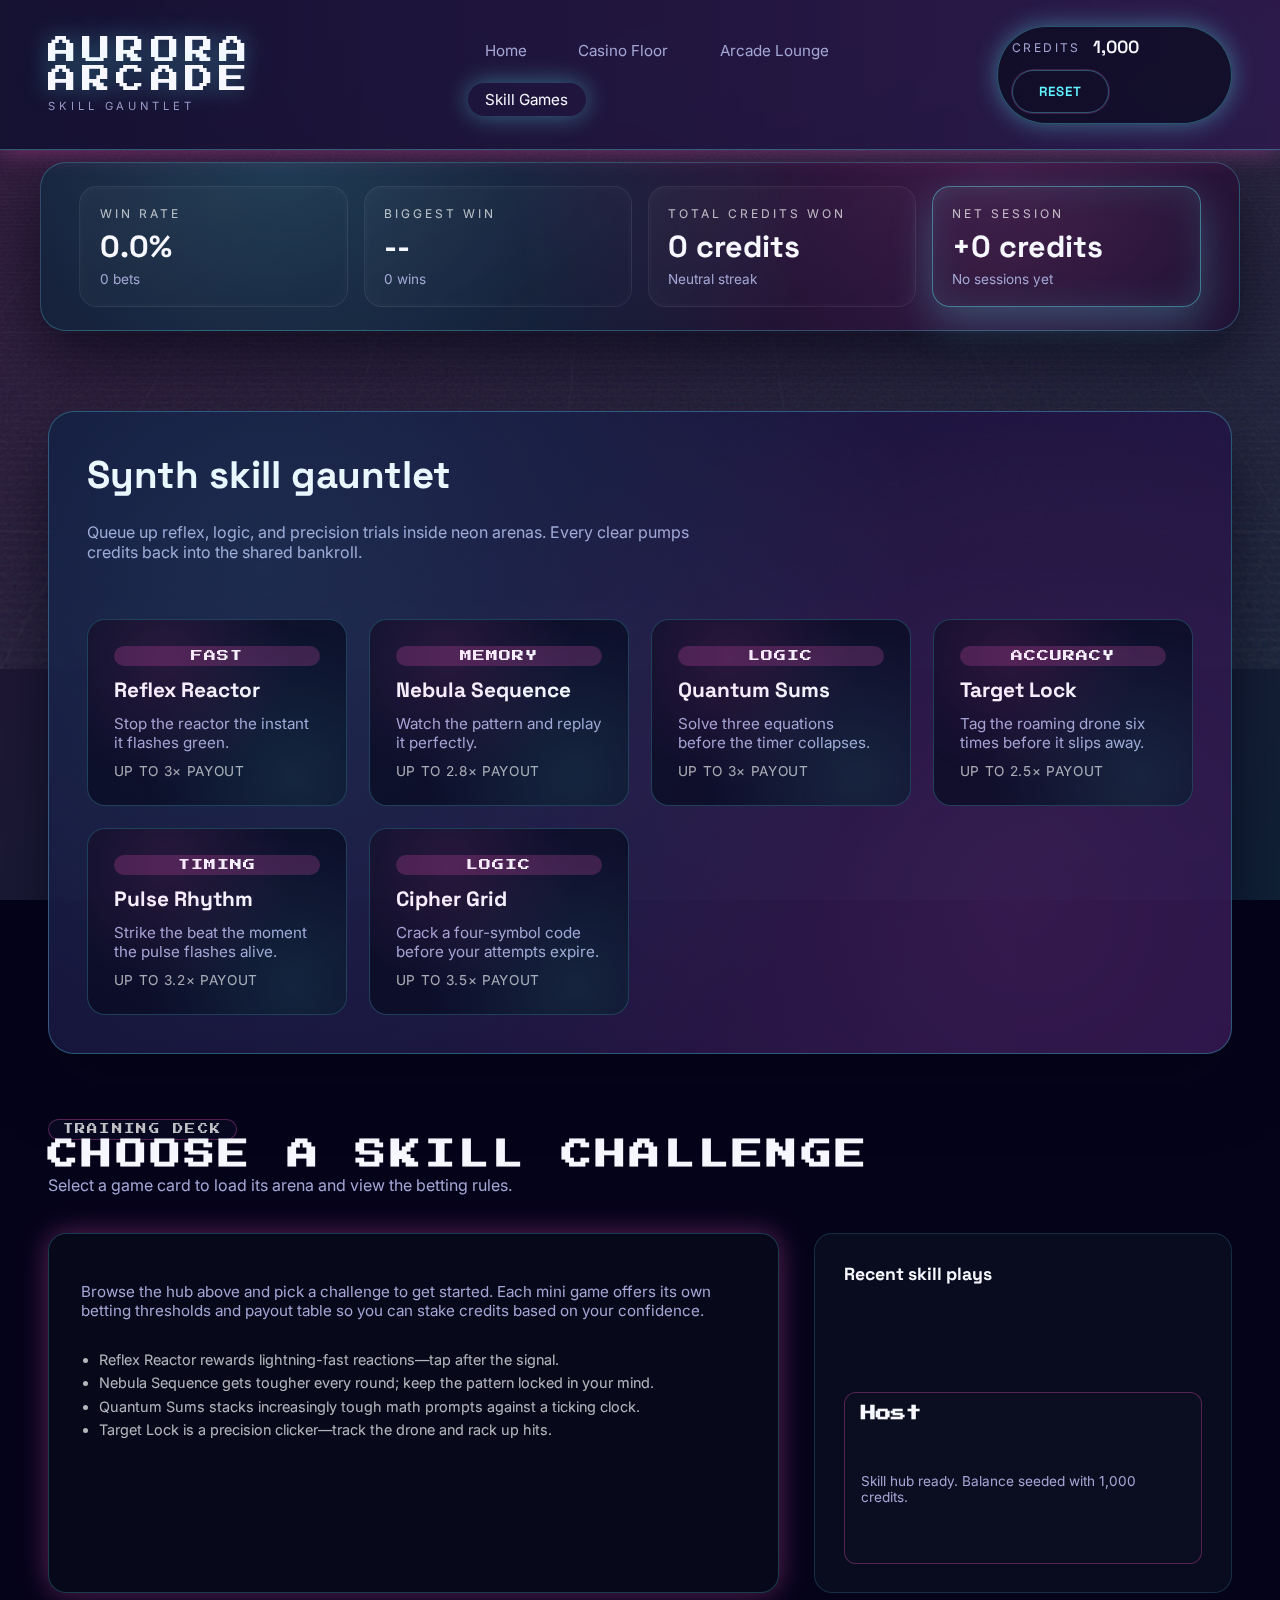
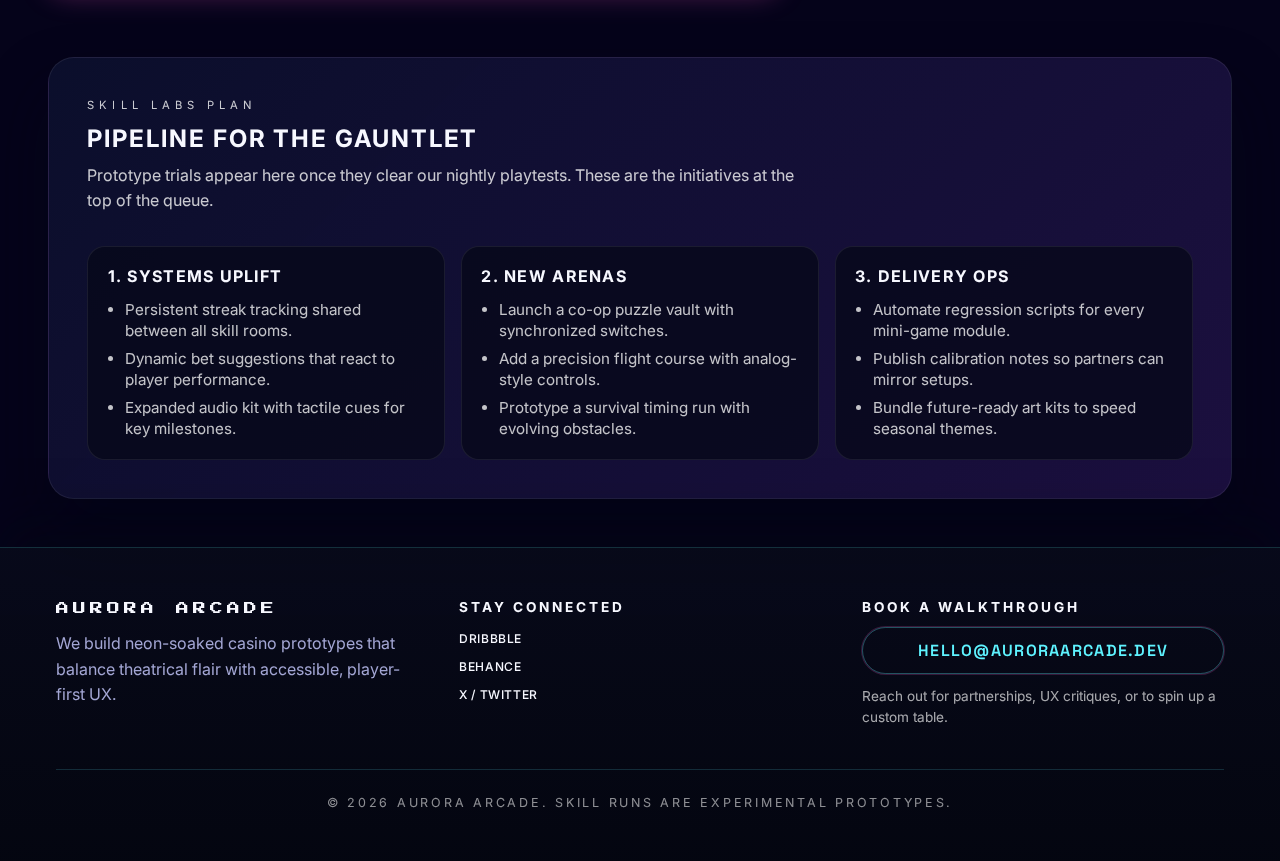
<file: NEW/skill-games.html>
<!DOCTYPE html>
<html lang="en">
<head>
  <meta charset="UTF-8">
  <meta name="viewport" content="width=device-width, initial-scale=1.0">
  <title>Aurora Arcade · Skill Games</title>
  <link rel="stylesheet" href="styles.css">
</head>
<body class="page page--skill">
  <header class="site-header" data-site-header>
    <div class="site-header__brand-group">
      <div class="brand">
        <a class="brand__link" href="index.html">Aurora Arcade</a>
        <span class="brand__tagline">Skill gauntlet</span>
      </div>
      <button class="nav-toggle" type="button" data-nav-toggle aria-expanded="false" aria-controls="siteNav">
        <span class="sr-only">Open site navigation</span>
        <span class="nav-toggle__icon" aria-hidden="true">
          <span class="nav-toggle__bar"></span>
          <span class="nav-toggle__bar"></span>
          <span class="nav-toggle__bar"></span>
        </span>
      </button>
    </div>
    <div class="site-header__tray" id="siteNav" data-nav-tray>
      <nav class="main-nav" aria-label="Primary">
        <a class="main-nav__link" href="index.html">Home</a>
        <a class="main-nav__link" href="casino.html">Casino Floor</a>
        <a class="main-nav__link" href="online-casino.html">Arcade Lounge</a>
        <a class="main-nav__link main-nav__link--active" href="skill-games.html">Skill Games</a>
      </nav>
      <div class="player-panel">
        <span class="player-panel__label">Credits</span>
        <span class="player-panel__value" id="skillCredits">0</span>
        <button class="btn btn--ghost" type="button" id="skillReset">Reset</button>
      </div>
    </div>
  </header>
  <div class="nav-overlay" data-nav-overlay hidden></div>

  <section class="player-stats-bar" data-stats-panel aria-label="Session stats">
    <article class="player-stats-bar__card">
      <span class="player-stats-bar__label">Win rate</span>
      <strong class="player-stats-bar__value" data-stat="winRate">0%</strong>
      <span class="player-stats-bar__meta" data-stat="rounds">0 bets logged</span>
    </article>
    <article class="player-stats-bar__card">
      <span class="player-stats-bar__label">Biggest win</span>
      <strong class="player-stats-bar__value" data-stat="biggestWin">--</strong>
      <span class="player-stats-bar__meta" data-stat="wins">0 wins</span>
    </article>
    <article class="player-stats-bar__card">
      <span class="player-stats-bar__label">Total credits won</span>
      <strong class="player-stats-bar__value" data-stat="totalWon">0 credits</strong>
      <span class="player-stats-bar__meta" data-stat="streak">Neutral streak</span>
    </article>
    <article class="player-stats-bar__card player-stats-bar__card--glow">
      <span class="player-stats-bar__label">Net session</span>
      <strong class="player-stats-bar__value" data-stat="net">+0 credits</strong>
      <span class="player-stats-bar__meta" data-stat="lastGame">No sessions yet</span>
    </article>
  </section>

  <main class="content content--wide">
    <section class="section skill-hero">
      <header class="section__header section__header--tight">
        <h1>Synth skill gauntlet</h1>
        <p>
          Queue up reflex, logic, and precision trials inside neon arenas. Every clear pumps credits back into the shared bankroll.
        </p>
      </header>
      <div class="skill-grid" id="skillGrid">
        <article class="skill-card" data-game="reflex">
          <span class="skill-card__badge">Fast</span>
          <h3 class="skill-card__title">Reflex Reactor</h3>
          <p class="skill-card__meta">Stop the reactor the instant it flashes green.</p>
          <span class="skill-card__payout">Up to 3× payout</span>
        </article>
        <article class="skill-card" data-game="memory">
          <span class="skill-card__badge">Memory</span>
          <h3 class="skill-card__title">Nebula Sequence</h3>
          <p class="skill-card__meta">Watch the pattern and replay it perfectly.</p>
          <span class="skill-card__payout">Up to 2.8× payout</span>
        </article>
        <article class="skill-card" data-game="math">
          <span class="skill-card__badge">Logic</span>
          <h3 class="skill-card__title">Quantum Sums</h3>
          <p class="skill-card__meta">Solve three equations before the timer collapses.</p>
          <span class="skill-card__payout">Up to 3× payout</span>
        </article>
        <article class="skill-card" data-game="target">
          <span class="skill-card__badge">Accuracy</span>
          <h3 class="skill-card__title">Target Lock</h3>
          <p class="skill-card__meta">Tag the roaming drone six times before it slips away.</p>
          <span class="skill-card__payout">Up to 2.5× payout</span>
        </article>
        <article class="skill-card" data-game="rhythm">
          <span class="skill-card__badge">Timing</span>
          <h3 class="skill-card__title">Pulse Rhythm</h3>
          <p class="skill-card__meta">Strike the beat the moment the pulse flashes alive.</p>
          <span class="skill-card__payout">Up to 3.2× payout</span>
        </article>
        <article class="skill-card" data-game="cipher">
          <span class="skill-card__badge">Logic</span>
          <h3 class="skill-card__title">Cipher Grid</h3>
          <p class="skill-card__meta">Crack a four-symbol code before your attempts expire.</p>
          <span class="skill-card__payout">Up to 3.5× payout</span>
        </article>
      </div>
    </section>

    <section class="skill-stage" id="skillStage">
      <div class="skill-stage__header">
        <button class="btn btn--ghost" type="button" id="skillBack" hidden>Back to game hub</button>
        <div>
          <span class="skill-stage__badge">Training deck</span>
          <h2 id="skillGameTitle">Choose a skill challenge</h2>
          <p id="skillGameBlurb">Select a game card to load its arena and view the betting rules.</p>
        </div>
      </div>
      <div class="skill-stage__layout">
        <div class="skill-stage__main">
          <div class="skill-placeholder" id="skillPlaceholder">
            <p>
              Browse the hub above and pick a challenge to get started. Each mini game offers its own betting thresholds
              and payout table so you can stake credits based on your confidence.
            </p>
            <ul class="skill-tips">
              <li>Reflex Reactor rewards lightning-fast reactions—tap after the signal.</li>
              <li>Nebula Sequence gets tougher every round; keep the pattern locked in your mind.</li>
              <li>Quantum Sums stacks increasingly tough math prompts against a ticking clock.</li>
              <li>Target Lock is a precision clicker—track the drone and rack up hits.</li>
            </ul>
          </div>

          <div class="skill-module" id="moduleReflex" hidden>
            <div class="skill-module__wrap">
              <div class="skill-module__arena">
                <div class="reflex-display" id="reflexDisplay">Arm the reactor to begin.</div>
                <button class="btn btn--primary btn--wide" type="button" id="reflexTap">Tap!</button>
              </div>
              <aside class="skill-module__panel">
                <button class="game-help" type="button" data-help-target="reflexHelp" aria-expanded="false">
                  <span class="game-help__icon" aria-hidden="true">?</span>
                  <span class="sr-only">How to play Reflex Reactor</span>
                </button>
                <div class="form form--stacked">
                  <label class="form__field">
                    <span>Bet amount</span>
                    <input type="number" id="reflexBet" min="20" step="10" value="40">
                  </label>
                  <button class="btn btn--primary btn--glow btn--wide" type="button" id="reflexStart">Arm reactor</button>
                </div>
                <div class="game-panel__overlay" id="reflexHelp" role="dialog" aria-modal="true" aria-labelledby="reflexHelpTitle" hidden>
                  <div class="game-panel__overlay-inner">
                    <h4 id="reflexHelpTitle">How to play</h4>
                    <p>Arm the reactor, wait for the flash, then tap as quickly as you can. Faster reactions pay larger multipliers.</p>
                    <ul class="game-panel__overlay-list">
                      <li>Don’t tap early—false starts forfeit the stake.</li>
                      <li>Use practice runs with smaller wagers to warm up.</li>
                      <li>Reset restores the shared bankroll for the entire hub.</li>
                    </ul>
                    <button class="btn btn--ghost btn--wide" type="button" data-help-close>Close guide</button>
                  </div>
                </div>
                <p class="skill-status" id="reflexStatus" data-status>Stake at least 20 credits, then wait for the reactor to flash green.</p>
                <div class="skill-payouts">
                  <h4>Payout tiers</h4>
                  <ul>
                    <li><strong>≤ 250ms</strong> · 3.0× stake</li>
                    <li><strong>≤ 400ms</strong> · 2.0× stake</li>
                    <li><strong>≤ 550ms</strong> · 1.2× stake</li>
                    <li><strong>Else</strong> · Reactor absorbs the wager</li>
                  </ul>
                </div>
              </aside>
            </div>
          </div>

          <div class="skill-module" id="moduleMemory" hidden>
            <div class="skill-module__wrap">
              <div class="skill-module__arena">
                <div class="memory-grid" id="memoryPads">
                  <button class="memory-pad" type="button" data-index="0">A</button>
                  <button class="memory-pad" type="button" data-index="1">B</button>
                  <button class="memory-pad" type="button" data-index="2">C</button>
                  <button class="memory-pad" type="button" data-index="3">D</button>
                </div>
              </div>
              <aside class="skill-module__panel">
                <button class="game-help" type="button" data-help-target="memoryHelp" aria-expanded="false">
                  <span class="game-help__icon" aria-hidden="true">?</span>
                  <span class="sr-only">How to play Memory Matrix</span>
                </button>
                <div class="form form--stacked">
                  <label class="form__field">
                    <span>Bet amount</span>
                    <input type="number" id="memoryBet" min="25" step="5" value="35">
                  </label>
                  <button class="btn btn--primary btn--glow btn--wide" type="button" id="memoryStart">Start sequence</button>
                </div>
                <div class="game-panel__overlay" id="memoryHelp" role="dialog" aria-modal="true" aria-labelledby="memoryHelpTitle" hidden>
                  <div class="game-panel__overlay-inner">
                    <h4 id="memoryHelpTitle">How to play</h4>
                    <p>Study the flashing pattern, then repeat it perfectly. Each round adds a new tile.</p>
                    <ul class="game-panel__overlay-list">
                      <li>Stay calm—mistakes end the run and cost the stake.</li>
                      <li>Use smaller wagers to get comfortable before chasing streaks.</li>
                      <li>Reset returns the shared bankroll to its default value.</li>
                    </ul>
                    <button class="btn btn--ghost btn--wide" type="button" data-help-close>Close guide</button>
                  </div>
                </div>
                <p class="skill-status" id="memoryStatus" data-status>Press start to watch the nebula flash. Repeat it perfectly to win.</p>
                <div class="skill-payouts">
                  <h4>Payout tiers</h4>
                  <ul>
                    <li><strong>Perfect run</strong> · 2.8× stake</li>
                    <li><strong>Miss</strong> · Pattern collapses, wager lost</li>
                  </ul>
                </div>
              </aside>
            </div>
          </div>

          <div class="skill-module" id="moduleMath" hidden>
            <div class="skill-module__wrap">
              <div class="skill-module__arena">
                <div class="math-display">
                  <div class="math-question">
                    <span class="math-question__label">Solve</span>
                    <span class="math-question__value" id="mathQuestion">--</span>
                  </div>
                  <div class="math-progress">
                    <span>Remaining</span>
                    <strong id="mathRemaining">3</strong>
                  </div>
                  <div class="math-timer">
                    <span>Timer</span>
                    <strong id="mathTimer">25s</strong>
                  </div>
                </div>
                <div class="math-input">
                  <input type="number" id="mathAnswer" placeholder="Your answer" disabled>
                  <button class="btn btn--primary" type="button" id="mathSubmit" disabled>Submit</button>
                </div>
              </div>
              <aside class="skill-module__panel">
                <button class="game-help" type="button" data-help-target="mathHelp" aria-expanded="false">
                  <span class="game-help__icon" aria-hidden="true">?</span>
                  <span class="sr-only">How to play Quantum Sums</span>
                </button>
                <div class="form form--stacked">
                  <label class="form__field">
                    <span>Bet amount</span>
                    <input type="number" id="mathBet" min="20" step="5" value="30">
                  </label>
                  <button class="btn btn--primary btn--glow btn--wide" type="button" id="mathStart">Launch quiz</button>
                </div>
                <div class="game-panel__overlay" id="mathHelp" role="dialog" aria-modal="true" aria-labelledby="mathHelpTitle" hidden>
                  <div class="game-panel__overlay-inner">
                    <h4 id="mathHelpTitle">How to play</h4>
                    <p>Solve three rapid-fire equations before the timer collapses. Accuracy drives the payout.</p>
                    <ul class="game-panel__overlay-list">
                      <li>Submit answers quickly; skipping or timing out burns the wager.</li>
                      <li>Use smaller bets to warm up before committing larger stakes.</li>
                      <li>Reset refreshes the shared bankroll for everyone.</li>
                    </ul>
                    <button class="btn btn--ghost btn--wide" type="button" data-help-close>Close guide</button>
                  </div>
                </div>
                <p class="skill-status" id="mathStatus" data-status>Race the clock through three equations. Higher accuracy boosts your payout.</p>
                <div class="skill-payouts">
                  <h4>Payout tiers</h4>
                  <ul>
                    <li><strong>3 correct</strong> · 3.0× stake</li>
                    <li><strong>2 correct</strong> · 1.8× stake</li>
                    <li><strong>1 correct</strong> · Stake returned</li>
                    <li><strong>0 correct / timeout</strong> · Wager lost</li>
                  </ul>
                </div>
              </aside>
            </div>
          </div>

          <div class="skill-module" id="moduleTarget" hidden>
            <div class="skill-module__wrap">
              <div class="skill-module__arena">
                <div class="target-hud">
                  <div class="target-hud__stat">
                    <span>Hits</span>
                    <strong id="targetHits">0</strong>
                  </div>
                  <div class="target-hud__stat">
                    <span>Timer</span>
                    <strong id="targetTime">20s</strong>
                  </div>
                </div>
                <div class="target-arena" id="targetArena">
                  <button class="target-dot" type="button" id="targetDot" aria-label="Target"></button>
                </div>
              </div>
              <aside class="skill-module__panel">
                <button class="game-help" type="button" data-help-target="targetHelp" aria-expanded="false">
                  <span class="game-help__icon" aria-hidden="true">?</span>
                  <span class="sr-only">How to play Target Lock</span>
                </button>
                <div class="form form--stacked">
                  <label class="form__field">
                    <span>Bet amount</span>
                    <input type="number" id="targetBet" min="25" step="5" value="40">
                  </label>
                  <button class="btn btn--primary btn--glow btn--wide" type="button" id="targetStart">Deploy drone</button>
                </div>
                <div class="game-panel__overlay" id="targetHelp" role="dialog" aria-modal="true" aria-labelledby="targetHelpTitle" hidden>
                  <div class="game-panel__overlay-inner">
                    <h4 id="targetHelpTitle">How to play</h4>
                    <p>Start the drone and click the moving target as many times as you can before the timer ends.</p>
                    <ul class="game-panel__overlay-list">
                      <li>Higher accuracy earns better multipliers; missing wastes precious seconds.</li>
                      <li>Practice with smaller stakes to learn the drone’s movement pattern.</li>
                      <li>Reset tops up the shared bankroll when you need a fresh start.</li>
                    </ul>
                    <button class="btn btn--ghost btn--wide" type="button" data-help-close>Close guide</button>
                  </div>
                </div>
                <p class="skill-status" id="targetStatus" data-status>Click the roaming drone six times before the timer runs out.</p>
                <div class="skill-payouts">
                  <h4>Payout tiers</h4>
                  <ul>
                    <li><strong>6+ hits</strong> · 2.5× stake</li>
                    <li><strong>4-5 hits</strong> · 1.4× stake</li>
                    <li><strong>≤ 3 hits</strong> · Wager lost</li>
                  </ul>
                </div>
              </aside>
            </div>
          </div>

          <div class="skill-module" id="moduleRhythm" hidden>
            <div class="skill-module__wrap">
              <div class="skill-module__arena">
                <div class="rhythm-display">
                  <span class="rhythm-pulse" id="rhythmPulseIndicator"></span>
                  <p class="rhythm-text" id="rhythmPrompt">Press start to enter the beat grid.</p>
                </div>
                <div class="rhythm-controls">
                  <button class="btn btn--primary btn--wide" type="button" id="rhythmStrike" disabled>Strike the beat</button>
                </div>
              </div>
              <aside class="skill-module__panel">
                <button class="game-help" type="button" data-help-target="rhythmHelp" aria-expanded="false">
                  <span class="game-help__icon" aria-hidden="true">?</span>
                  <span class="sr-only">How to play Pulse Rhythm</span>
                </button>
                <div class="form form--stacked">
                  <label class="form__field">
                    <span>Bet amount</span>
                    <input type="number" id="rhythmBet" min="20" step="5" value="30">
                  </label>
                  <button class="btn btn--primary btn--glow btn--wide" type="button" id="rhythmStart">Start sequence</button>
                </div>
                <div class="game-panel__overlay" id="rhythmHelp" role="dialog" aria-modal="true" aria-labelledby="rhythmHelpTitle" hidden>
                  <div class="game-panel__overlay-inner">
                    <h4 id="rhythmHelpTitle">How to play</h4>
                    <p>Start the beat and strike the button precisely when the pulse glows. Maintain timing across three strikes.</p>
                    <ul class="game-panel__overlay-list">
                      <li>Early or late hits break the combo and forfeit the round.</li>
                      <li>Listen for the audio cue or watch the pulse indicator to stay on tempo.</li>
                      <li>Reset restores the shared bankroll when you want a new run.</li>
                    </ul>
                    <button class="btn btn--ghost btn--wide" type="button" data-help-close>Close guide</button>
                  </div>
                </div>
                <p class="skill-status" id="rhythmStatus" data-status>Press start then tap when the pulse glows.</p>
                <div class="skill-payouts">
                  <h4>Payout tiers</h4>
                  <ul>
                    <li><strong>3 perfect hits</strong> · 3.2× stake</li>
                    <li><strong>2 hits</strong> · 1.6× stake</li>
                    <li><strong>1 hit</strong> · Stake returned</li>
                    <li><strong>0 hits</strong> · Wager lost</li>
                  </ul>
                </div>
              </aside>
            </div>
          </div>

          <div class="skill-module" id="moduleCipher" hidden>
            <div class="skill-module__wrap">
              <div class="skill-module__arena">
                <div class="cipher-console">
                  <div class="cipher-attempts" id="cipherAttempts">
                    <p class="cipher-empty">Start the console to receive a neon cipher.</p>
                  </div>
                  <div class="cipher-inputs">
                    <input type="text" id="cipherGuess" maxlength="4" placeholder="Enter 4 letters" autocomplete="off" disabled>
                    <button class="btn btn--primary btn--wide" type="button" id="cipherSubmit" disabled>Submit guess</button>
                  </div>
                </div>
              </div>
              <aside class="skill-module__panel">
                <button class="game-help" type="button" data-help-target="cipherHelp" aria-expanded="false">
                  <span class="game-help__icon" aria-hidden="true">?</span>
                  <span class="sr-only">How to play Cipher Grid</span>
                </button>
                <div class="form form--stacked">
                  <label class="form__field">
                    <span>Bet amount</span>
                    <input type="number" id="cipherBet" min="40" step="10" value="60">
                  </label>
                  <button class="btn btn--primary btn--glow btn--wide" type="button" id="cipherStart">Start cipher</button>
                </div>
                <div class="game-panel__overlay" id="cipherHelp" role="dialog" aria-modal="true" aria-labelledby="cipherHelpTitle" hidden>
                  <div class="game-panel__overlay-inner">
                    <h4 id="cipherHelpTitle">How to play</h4>
                    <p>The console selects a four-letter code using symbols A–F. Submit guesses to learn how many are correct and in the right spot.</p>
                    <ul class="game-panel__overlay-list">
                      <li>You have four attempts before the grid locks down.</li>
                      <li>Exact matches glow teal; partial matches amber.</li>
                      <li>Crack the code for 3.5× your stake. Partial progress refunds a portion.</li>
                    </ul>
                    <button class="btn btn--ghost btn--wide" type="button" data-help-close>Close guide</button>
                  </div>
                </div>
                <p class="skill-status" id="cipherStatus" data-status>Start the console to receive a fresh cipher.</p>
                <div class="skill-payouts">
                  <h4>Payout tiers</h4>
                  <ul>
                    <li><strong>Exact code</strong> · 3.5× stake</li>
                    <li><strong>3 correct</strong> · 1.6× stake</li>
                    <li><strong>2 correct</strong> · Stake returned</li>
                    <li><strong>≤ 1 correct</strong> · Wager lost</li>
                  </ul>
                </div>
              </aside>
            </div>
          </div>
        </div>

        <aside class="skill-log" id="skillLogPanel">
          <h3>Recent skill plays</h3>
          <h4 class="sr-only" id="skillLogHeading">Skill game log</h4>
          <div class="skill-log__entries" id="skillLog" role="log" aria-live="polite" aria-labelledby="skillLogHeading"></div>
        </aside>
      </div>
    </section>

    <section class="plan-section">
      <div class="plan-section__header">
        <p class="plan-section__eyebrow">Skill labs plan</p>
        <h2>Pipeline for the gauntlet</h2>
        <p>Prototype trials appear here once they clear our nightly playtests. These are the initiatives at the top of the queue.</p>
      </div>
      <div class="plan-section__grid">
        <article class="plan-card">
          <h3>1. Systems uplift</h3>
          <ul>
            <li>Persistent streak tracking shared between all skill rooms.</li>
            <li>Dynamic bet suggestions that react to player performance.</li>
            <li>Expanded audio kit with tactile cues for key milestones.</li>
          </ul>
        </article>
        <article class="plan-card">
          <h3>2. New arenas</h3>
          <ul>
            <li>Launch a co-op puzzle vault with synchronized switches.</li>
            <li>Add a precision flight course with analog-style controls.</li>
            <li>Prototype a survival timing run with evolving obstacles.</li>
          </ul>
        </article>
        <article class="plan-card">
          <h3>3. Delivery ops</h3>
          <ul>
            <li>Automate regression scripts for every mini-game module.</li>
            <li>Publish calibration notes so partners can mirror setups.</li>
            <li>Bundle future-ready art kits to speed seasonal themes.</li>
          </ul>
        </article>
      </div>
    </section>
  </main>

  <footer class="site-footer">
    <div class="site-footer__inner">
      <div class="site-footer__brand">
        <span class="site-footer__logo">Aurora Arcade</span>
        <p class="site-footer__mission">
          We build neon-soaked casino prototypes that balance theatrical flair with accessible, player-first UX.
        </p>
      </div>
      <div class="site-footer__group">
        <h4 class="site-footer__heading">Stay Connected</h4>
        <ul class="site-footer__links">
          <li><a class="site-footer__link" href="https://dribbble.com" target="_blank" rel="noopener">Dribbble</a></li>
          <li><a class="site-footer__link" href="https://behance.net" target="_blank" rel="noopener">Behance</a></li>
          <li><a class="site-footer__link" href="https://twitter.com" target="_blank" rel="noopener">X / Twitter</a></li>
        </ul>
      </div>
      <div class="site-footer__group">
        <h4 class="site-footer__heading">Book A Walkthrough</h4>
        <a class="btn btn--ghost btn--wide" href="mailto:hello@auroraarcade.dev">hello@auroraarcade.dev</a>
        <p class="site-footer__cta-copy">Reach out for partnerships, UX critiques, or to spin up a custom table.</p>
      </div>
    </div>
    <div class="site-footer__meta">
      <span>&copy; <span id="year"></span> Aurora Arcade. Skill runs are experimental prototypes.</span>
    </div>
  </footer>

  <script type="module" src="site.js"></script>
  <script type="module" src="skill-games.js"></script>
</body>
</html>
</file>
<file: styles.css>
/* Theme tokens and shared design primitives */
:root {
  --bg: #0f172a;
  --bg-gradient: radial-gradient(circle at 0% 0%, rgba(94, 234, 212, 0.18), transparent 55%),
                  radial-gradient(circle at 100% 0%, rgba(129, 140, 248, 0.12), transparent 50%),
                  #0f172a;
  --panel-bg: rgba(15, 23, 42, 0.65);
  --panel-border: rgba(148, 163, 184, 0.15);
  --card-bg: rgba(30, 41, 59, 0.6);
  --muted: #94a3b8;
  --text: #e2e8f0;
  --accent: #38bdf8;
  --accent-strong: #0ea5e9;
  --pill-bg: rgba(148, 163, 184, 0.12);
  --radius-lg: 24px;
  --radius-md: 18px;
  --radius-sm: 12px;
  --shadow-soft: 0 20px 45px -25px rgba(15, 23, 42, 0.6);
  --shadow-strong: 0 24px 60px -30px rgba(14, 165, 233, 0.35);
  --transition: 200ms ease;
}

/* Baseline layout and typography */
* {
  box-sizing: border-box;
}

body {
  margin: 0;
  font-family: 'Inter', system-ui, -apple-system, BlinkMacSystemFont, 'Segoe UI', sans-serif;
  color: var(--text);
  background: var(--bg-gradient);
  min-height: 100vh;
  line-height: 1.5;
}

/* Application shell and header */
.app-shell {
  max-width: 1200px;
  margin: 0 auto;
  padding: 40px 28px 60px;
}

.app-header {
  display: grid;
  grid-template-columns: auto 1fr auto;
  align-items: center;
  gap: 24px;
  background: linear-gradient(135deg, rgba(148, 163, 184, 0.15) 0%, rgba(56, 189, 248, 0.15) 100%);
  padding: 20px 28px;
  border-radius: var(--radius-lg);
  border: 1px solid rgba(148, 163, 184, 0.25);
  backdrop-filter: blur(16px);
  box-shadow: var(--shadow-soft);
}

/* Brand lockup */
.brand {
  display: flex;
  align-items: center;
  gap: 14px;
}

.brand-mark {
  width: 44px;
  height: 44px;
  border-radius: 14px;
  background: linear-gradient(135deg, rgba(56, 189, 248, 0.9), rgba(129, 140, 248, 0.75));
  position: relative;
  box-shadow: var(--shadow-strong);
}

.brand-mark::after {
  content: '';
  position: absolute;
  inset: 11px;
  border-radius: 10px;
  background: rgba(15, 23, 42, 0.65);
}

.brand-title {
  font-size: 1.2rem;
  font-weight: 600;
  margin: 0;
}

.brand-subtitle {
  margin: 2px 0 0;
  color: var(--muted);
  font-size: 0.85rem;
}

/* Primary navigation */
.primary-nav {
  display: flex;
  justify-content: center;
  gap: 16px;
}

.nav-link {
  color: var(--text);
  text-decoration: none;
  padding: 10px 14px;
  border-radius: var(--radius-sm);
  font-weight: 500;
  background: rgba(148, 163, 184, 0.08);
  transition: background var(--transition), transform var(--transition);
}

.nav-link:hover,
.nav-link:focus {
  background: rgba(56, 189, 248, 0.35);
  transform: translateY(-2px);
}

/* Profile badge */
.profile {
  display: flex;
  align-items: center;
  gap: 12px;
}

.profile-avatar {
  width: 40px;
  height: 40px;
  border-radius: 50%;
  background: rgba(56, 189, 248, 0.28);
  display: grid;
  place-items: center;
  font-weight: 600;
}

.profile-name {
  margin: 0;
  font-weight: 500;
}

/* Base panel layout */
.app-main {
  display: grid;
  gap: 32px;
  margin-top: 36px;
}

.panel {
  background: var(--panel-bg);
  border-radius: var(--radius-lg);
  padding: 32px;
  border: 1px solid var(--panel-border);
  box-shadow: var(--shadow-soft);
  backdrop-filter: blur(20px);
}

.panel-header {
  display: grid;
  gap: 8px;
  margin-bottom: 24px;
}

.panel-header h2 {
  margin: 0;
  font-size: 1.6rem;
}

.panel-header p {
  margin: 0;
  color: var(--muted);
}

/* Shared form styling */
.field-grid {
  display: grid;
  grid-template-columns: repeat(2, minmax(0, 1fr));
  gap: 18px;
}

.field-grid .full {
  grid-column: 1 / -1;
}

.field {
  display: grid;
  gap: 8px;
  font-size: 0.95rem;
}

.field span {
  font-weight: 500;
}

.field input,
.field select,
.field textarea {
  padding: 11px 14px;
  border-radius: var(--radius-sm);
  border: 1px solid rgba(148, 163, 184, 0.3);
  background: rgba(15, 23, 42, 0.45);
  color: var(--text);
  font-size: 0.95rem;
  transition: border var(--transition), box-shadow var(--transition);
}

.field input:focus,
.field select:focus,
.field textarea:focus {
  outline: none;
  border-color: rgba(56, 189, 248, 0.55);
  box-shadow: 0 0 0 3px rgba(56, 189, 248, 0.25);
}

.field-helper {
  color: var(--muted);
  font-size: 0.8rem;
}

select[multiple] {
  min-height: 160px;
}

/* Action buttons */
.btn {
  border: none;
  border-radius: var(--radius-sm);
  padding: 11px 18px;
  font-size: 0.95rem;
  font-weight: 600;
  cursor: pointer;
  transition: background var(--transition), transform var(--transition), box-shadow var(--transition);
}

.btn.primary {
  background: linear-gradient(135deg, var(--accent) 0%, var(--accent-strong) 100%);
  color: #0f172a;
  box-shadow: var(--shadow-strong);
}

.btn.primary:hover,
.btn.primary:focus {
  transform: translateY(-1px);
}

.btn.ghost {
  background: rgba(148, 163, 184, 0.15);
  color: var(--text);
  border: 1px solid rgba(148, 163, 184, 0.25);
}

.btn.ghost:hover,
.btn.ghost:focus {
  background: rgba(148, 163, 184, 0.25);
}

.btn.small {
  padding: 8px 14px;
  font-size: 0.85rem;
}

.form-actions {
  display: flex;
  gap: 12px;
  margin-top: 18px;
}

/* Upload dropzone styling */
.file-drop {
  position: relative;
  display: grid;
  justify-items: center;
  gap: 6px;
  padding: 32px 22px;
  margin-bottom: 20px;
  border-radius: var(--radius-md);
  border: 2px dashed rgba(148, 163, 184, 0.35);
  background: rgba(15, 23, 42, 0.35);
  cursor: pointer;
  transition: border var(--transition), background var(--transition);
}

.file-drop:hover,
.file-drop:focus-within {
  border-color: rgba(56, 189, 248, 0.6);
  background: rgba(14, 165, 233, 0.1);
}

.file-drop input {
  position: absolute;
  inset: 0;
  opacity: 0;
  cursor: pointer;
}

.drop-icon {
  font-size: 1.8rem;
}

.drop-title {
  font-weight: 600;
}

.drop-subtitle {
  color: var(--muted);
  font-size: 0.85rem;
}

.note {
  margin-top: 16px;
  color: var(--muted);
  font-size: 0.85rem;
}

/* Subpanels (wardrobe and similar widgets) */
.subpanel {
  margin-top: 28px;
  padding: 24px;
  border-radius: var(--radius-md);
  border: 1px solid rgba(148, 163, 184, 0.2);
  background: rgba(15, 23, 42, 0.45);
  display: grid;
  gap: 18px;
}

.subpanel-header {
  display: flex;
  align-items: center;
  justify-content: space-between;
}

.empty-state {
  margin: 0;
  color: var(--muted);
  text-align: center;
}

/* Wardrobe gallery */
.wardrobe-grid {
  display: grid;
  grid-template-columns: repeat(auto-fill, minmax(140px, 1fr));
  gap: 18px;
}

.wardrobe-item {
  background: rgba(30, 41, 59, 0.6);
  border-radius: var(--radius-md);
  border: 1px solid rgba(148, 163, 184, 0.2);
  padding: 16px;
  display: grid;
  gap: 12px;
}

.wardrobe-item img {
  width: 100%;
  aspect-ratio: 1 / 1;
  object-fit: cover;
  border-radius: var(--radius-sm);
}

.wardrobe-item h4 {
  margin: 0;
  font-size: 1rem;
}

.wardrobe-meta {
  display: flex;
  flex-wrap: wrap;
  gap: 8px;
  font-size: 0.8rem;
  color: var(--muted);
}

.tag {
  background: var(--pill-bg);
  padding: 4px 8px;
  border-radius: 999px;
}

.item-actions {
  display: flex;
  justify-content: space-between;
  align-items: center;
}

.item-actions button {
  font-size: 0.8rem;
  padding: 8px 10px;
}

/* Outfit list cards */
.outfit-grid {
  margin-top: 24px;
  display: grid;
  gap: 18px;
}

.outfit-card {
  background: rgba(30, 41, 59, 0.6);
  border-radius: var(--radius-md);
  border: 1px solid rgba(148, 163, 184, 0.2);
  padding: 20px;
  display: grid;
  gap: 12px;
}

.outfit-card header {
  display: flex;
  align-items: center;
  justify-content: space-between;
}

.outfit-card h3 {
  margin: 0;
}

.outfit-card .meta {
  display: flex;
  flex-wrap: wrap;
  gap: 8px;
  color: var(--muted);
  font-size: 0.85rem;
}

.outfit-card ul {
  margin: 0;
  padding-left: 18px;
  display: grid;
  gap: 6px;
}

/* History timeline cards */
.history-content {
  display: grid;
  grid-template-columns: 3fr 1.3fr;
  gap: 24px;
}

.history-timeline {
  display: grid;
  gap: 16px;
}

.history-entry {
  background: var(--card-bg);
  border-radius: var(--radius-md);
  border: 1px solid rgba(148, 163, 184, 0.2);
  padding: 18px;
  display: grid;
  gap: 10px;
}

.history-entry header {
  display: flex;
  justify-content: space-between;
  align-items: center;
}

.history-entry h4 {
  margin: 0;
}

.history-entry time {
  color: var(--muted);
  font-size: 0.85rem;
}

.history-entry ul {
  margin: 0;
  padding-left: 18px;
  display: grid;
  gap: 6px;
}

.history-stats {
  display: grid;
  gap: 14px;
}

.stat-card {
  background: rgba(30, 41, 59, 0.55);
  border-radius: var(--radius-md);
  border: 1px solid rgba(148, 163, 184, 0.2);
  padding: 18px;
  display: grid;
  gap: 6px;
}

.stat-value {
  margin: 0;
  font-size: 1.4rem;
  font-weight: 600;
}

.stat-label {
  margin: 0;
  color: var(--muted);
  font-size: 0.85rem;
}

/* Planner view */
.planner-grid {
  display: grid;
  grid-template-columns: 2.2fr 1fr;
  gap: 24px;
}

.planner-calendar {
  border-radius: var(--radius-md);
  border: 1px solid rgba(148, 163, 184, 0.2);
  padding: 24px;
  background: rgba(15, 23, 42, 0.65);
}

.calendar-header {
  display: flex;
  align-items: center;
  justify-content: space-between;
  margin-bottom: 18px;
}

.nav-btn {
  width: 36px;
  height: 36px;
  border-radius: 50%;
  border: 1px solid rgba(148, 163, 184, 0.35);
  background: rgba(148, 163, 184, 0.08);
  color: var(--text);
  font-size: 1.1rem;
  cursor: pointer;
  transition: background var(--transition), transform var(--transition);
}

.nav-btn:hover,
.nav-btn:focus {
  background: rgba(56, 189, 248, 0.35);
  transform: translateY(-2px);
}

.planner-calendar table {
  width: 100%;
  border-spacing: 12px;
}

.planner-calendar th {
  text-align: left;
  color: var(--muted);
  font-size: 0.85rem;
  font-weight: 500;
  padding-bottom: 4px;
}

.planner-calendar td {
  background: rgba(15, 23, 42, 0.65);
  border-radius: var(--radius-sm);
  padding: 16px;
  vertical-align: top;
  border: 1px solid rgba(148, 163, 184, 0.25);
  display: grid;
  gap: 8px;
  min-height: 120px;
}

.planner-calendar td .muted {
  color: rgba(148, 163, 184, 0.7);
}

.muted-cell {
  opacity: 0.5;
}

.day-number {
  font-weight: 600;
  color: var(--muted);
}

.planner-calendar td p {
  margin: 0;
  font-weight: 500;
}

.planner-side {
  display: grid;
  gap: 18px;
}

.side-card {
  background: var(--card-bg);
  border-radius: var(--radius-md);
  border: 1px solid rgba(148, 163, 184, 0.2);
  padding: 22px;
  display: grid;
  gap: 12px;
}

.side-card h3 {
  margin: 0;
  font-size: 1.05rem;
}

.side-card p,
.side-card li {
  margin: 0;
  color: var(--muted);
  font-size: 0.9rem;
}

.side-card ul {
  padding-left: 18px;
  display: grid;
  gap: 6px;
}

/* Helpers */
.muted {
  color: rgba(148, 163, 184, 0.7);
}

kbd {
  background: rgba(148, 163, 184, 0.12);
  border-radius: 6px;
  border: 1px solid rgba(148, 163, 184, 0.3);
  padding: 2px 6px;
  font-size: 0.75rem;
  font-family: inherit;
}

/* Responsive layout adjustments */
@media (max-width: 960px) {
  .app-header {
    grid-template-columns: 1fr;
    justify-items: start;
    gap: 16px;
  }

  .primary-nav {
    justify-content: flex-start;
    flex-wrap: wrap;
  }

  .history-content,
  .planner-grid {
    grid-template-columns: 1fr;
  }
}

@media (max-width: 640px) {
  .app-shell {
    padding: 32px 18px 48px;
  }

  .panel {
    padding: 24px;
  }

  .planner-calendar table {
    border-spacing: 8px;
  }

  .planner-calendar td {
    padding: 12px;
  }

  .file-drop {
    padding: 28px 18px;
  }

  select[multiple] {
    min-height: 120px;
  }
}
</file>
<file: NEW/styles.css>
@import url('https://fonts.googleapis.com/css2?family=Inter:wght@400;500;600&family=Press+Start+2P&family=Space+Grotesk:wght@500;600;700&display=swap');

:root {
  color-scheme: dark;
  --font-sans: 'Inter', 'Segoe UI', system-ui, -apple-system, sans-serif;
  --font-display: 'Space Grotesk', 'Inter', 'Segoe UI', sans-serif;
  --font-retro: 'Press Start 2P', 'Space Grotesk', sans-serif;
  --bg-body: radial-gradient(circle at 15% 15%, rgba(255, 95, 198, 0.18), transparent 45%),
    radial-gradient(circle at 85% 20%, rgba(80, 211, 255, 0.16), transparent 45%), #05031a;
  --bg-surface: rgba(14, 12, 38, 0.88);
  --bg-surface-strong: rgba(24, 20, 60, 0.92);
  --bg-card: rgba(22, 20, 62, 0.9);
  --bg-card-strong: rgba(30, 28, 82, 0.94);
  --bg-accent: linear-gradient(135deg, #ff5bc9, #5ef3ff);
  --bg-hero: linear-gradient(155deg, rgba(255, 91, 201, 0.15), rgba(94, 243, 255, 0.12));
  --text-primary: #f7f8ff;
  --text-muted: #a3a6d4;
  --text-accent: #5ef3ff;
  --border-soft: rgba(255, 255, 255, 0.14);
  --border-strong: rgba(94, 243, 255, 0.32);
  --shadow-soft: 0 30px 60px rgba(4, 4, 20, 0.55);
  --shadow-pop: 0 20px 45px rgba(94, 243, 255, 0.28);
  --shadow-neon: 0 0 28px rgba(255, 91, 201, 0.35);
  --radius-lg: 26px;
  --radius-md: 18px;
  --radius-sm: 12px;
  --transition-fast: 140ms ease;
  --glow-primary: 0 0 24px rgba(94, 243, 255, 0.4);
  --glow-secondary: 0 0 24px rgba(255, 91, 201, 0.38);
}

*, *::before, *::after {
  box-sizing: border-box;
}

[hidden] {
  display: none !important;
}

.sr-only {
  position: absolute;
  width: 1px;
  height: 1px;
  padding: 0;
  margin: -1px;
  overflow: hidden;
  clip: rect(0 0 0 0);
  white-space: nowrap;
  border: 0;
}

body {
  margin: 0;
  font-family: var(--font-sans);
  background: var(--bg-body);
  color: var(--text-primary);
  min-height: 100vh;
  display: flex;
  flex-direction: column;
  position: relative;
  overflow-x: hidden;
}

body.nav-open {
  overflow: hidden;
}

body::before,
body::after {
  content: '';
  position: fixed;
  inset: 0;
  pointer-events: none;
  z-index: -2;
}

body::before {
  background: linear-gradient(180deg, rgba(5, 8, 32, 0.85), rgba(3, 2, 18, 0.85));
  mix-blend-mode: lighten;
}

body::after {
  background-image: url("data:image/svg+xml,%3Csvg xmlns='http://www.w3.org/2000/svg' width='160' height='160'%3E%3Cfilter id='n'%3E%3CfeTurbulence type='fractalNoise' baseFrequency='0.95' numOctaves='3' stitchTiles='stitch'/%3E%3C/filter%3E%3Crect width='160' height='160' filter='url(%23n)' opacity='0.25'/%3E%3C/svg%3E"),
    repeating-linear-gradient(180deg, rgba(255, 255, 255, 0.045) 0, rgba(255, 255, 255, 0.045) 1px, transparent 1px, transparent 4px),
    linear-gradient(rgba(255, 255, 255, 0.05) 1px, transparent 1px),
    linear-gradient(90deg, rgba(255, 255, 255, 0.05) 1px, transparent 1px);
  background-size: 220px 220px, 100% 4px, 120px 120px, 120px 120px;
  opacity: 0.48;
  transform: perspective(900px) rotateX(60deg) translateY(-35%);
  transform-origin: top center;
  z-index: -3;
  animation: noiseShift 24s steps(10) infinite;
}

a {
  color: inherit;
  text-decoration: none;
}

.page {
  background-image: var(--bg-hero);
  background-attachment: fixed;
}

.site-header {
  display: flex;
  align-items: center;
  justify-content: space-between;
  gap: clamp(1rem, 2vw, 2.5rem);
  padding: 1.6rem clamp(1.5rem, 5vw, 3rem);
  position: sticky;
  top: 0;
  z-index: 10;
  backdrop-filter: blur(20px);
  background: linear-gradient(90deg, rgba(16, 16, 48, 0.85), rgba(45, 22, 82, 0.65));
  border-bottom: 1px solid var(--border-strong);
  box-shadow: var(--glow-secondary);
}

.brand {
  display: flex;
  flex-direction: column;
  gap: 0.35rem;
}

.brand__link {
  font-family: var(--font-retro);
  font-size: clamp(1.2rem, 2.4vw, 1.8rem);
  letter-spacing: 0.18em;
  text-transform: uppercase;
  text-shadow: var(--glow-primary);
}

.brand__tagline {
  font-size: 0.7rem;
  text-transform: uppercase;
  letter-spacing: 0.35em;
  color: var(--text-muted);
  opacity: 0.9;
}

.main-nav {
  display: flex;
  gap: 1rem;
  align-items: center;
  flex-wrap: wrap;
}

.site-header__brand-group {
  display: flex;
  align-items: center;
  gap: 1.2rem;
}

.site-header__tray {
  display: flex;
  align-items: center;
  justify-content: flex-end;
  gap: clamp(1rem, 3vw, 2.4rem);
}

.site-header__tray .player-panel {
  margin-left: clamp(1rem, 4vw, 2.8rem);
}

.nav-toggle {
  display: none;
  align-items: center;
  justify-content: center;
  padding: 0.65rem 0.7rem;
  border-radius: var(--radius-sm);
  border: 1px solid rgba(94, 243, 255, 0.28);
  background: rgba(8, 10, 26, 0.6);
  color: var(--text-primary);
  cursor: pointer;
  transition: transform var(--transition-fast), box-shadow var(--transition-fast), border-color var(--transition-fast);
}

.nav-toggle:hover,
.nav-toggle:focus-visible {
  border-color: rgba(94, 243, 255, 0.45);
  box-shadow: 0 0 0 1px rgba(94, 243, 255, 0.28);
}

.nav-toggle__icon {
  display: inline-flex;
  flex-direction: column;
  gap: 0.35rem;
}

.nav-toggle__bar {
  display: block;
  width: 22px;
  height: 2px;
  border-radius: 1px;
  background: currentColor;
  transition: transform 180ms ease, opacity 180ms ease;
}

body.nav-open .nav-toggle__bar:nth-child(1) {
  transform: translateY(5px) rotate(45deg);
}

body.nav-open .nav-toggle__bar:nth-child(2) {
  opacity: 0;
}

body.nav-open .nav-toggle__bar:nth-child(3) {
  transform: translateY(-5px) rotate(-45deg);
}

.nav-overlay {
  position: fixed;
  inset: 0;
  background: rgba(5, 8, 26, 0.6);
  backdrop-filter: blur(10px);
  opacity: 0;
  transition: opacity 220ms ease;
  z-index: 8;
}

.nav-overlay.is-active {
  opacity: 1;
}

.player-stats-bar {
  width: min(1200px, calc(100% - 2.5rem));
  margin: 0.75rem auto 2rem;
  padding: 1.4rem clamp(1rem, 3vw, 2.5rem);
  border-radius: var(--radius-lg);
  border: 1px solid rgba(94, 243, 255, 0.25);
  background: radial-gradient(circle at 20% -20%, rgba(94, 243, 255, 0.22), transparent 55%),
    radial-gradient(circle at 80% 0%, rgba(255, 91, 201, 0.2), transparent 50%), rgba(7, 6, 32, 0.8);
  box-shadow: 0 25px 60px rgba(4, 4, 20, 0.65);
  backdrop-filter: blur(20px);
  display: grid;
  grid-template-columns: repeat(auto-fit, minmax(190px, 1fr));
  gap: 1rem;
}

.player-stats-bar__card {
  position: relative;
  padding: 1.2rem;
  border-radius: var(--radius-md);
  border: 1px solid rgba(255, 255, 255, 0.08);
  background: linear-gradient(145deg, rgba(255, 255, 255, 0.03), rgba(255, 255, 255, 0));
  box-shadow: inset 0 0 30px rgba(255, 255, 255, 0.02);
  display: grid;
  gap: 0.35rem;
  min-height: 120px;
}

.player-stats-bar__card::after {
  content: '';
  position: absolute;
  inset: 1px;
  border-radius: inherit;
  border: 1px solid rgba(255, 255, 255, 0.02);
  pointer-events: none;
}

.player-stats-bar__card--glow {
  border-color: rgba(94, 243, 255, 0.45);
  box-shadow: inset 0 0 35px rgba(94, 243, 255, 0.12), 0 15px 40px rgba(94, 243, 255, 0.25);
}

.player-stats-bar__label {
  font-size: 0.75rem;
  text-transform: uppercase;
  letter-spacing: 0.25em;
  color: rgba(255, 255, 255, 0.7);
}

.player-stats-bar__value {
  font-family: var(--font-display);
  font-size: clamp(1.4rem, 4vw, 1.9rem);
}

.player-stats-bar__meta {
  font-size: 0.85rem;
  color: var(--text-muted);
}

.main-nav__link {
  position: relative;
  padding: 0.45rem 1.1rem;
  border-radius: 999px;
  font-size: 0.95rem;
  color: var(--text-muted);
  overflow: hidden;
  transition: color var(--transition-fast), transform var(--transition-fast);
}

.main-nav__link:hover {
  color: var(--text-primary);
  transform: translateY(-2px);
}

.main-nav__link::before {
  content: '';
  position: absolute;
  inset: 0;
  border-radius: inherit;
  background: linear-gradient(135deg, rgba(80, 211, 255, 0.18), rgba(255, 91, 201, 0.2));
  opacity: 0;
  transition: opacity var(--transition-fast);
}

.main-nav__link:hover::before,
.main-nav__link:focus-visible::before {
  opacity: 1;
}

.main-nav__link--active {
  color: var(--text-primary);
  box-shadow: var(--glow-primary);
}

.player-panel {
  display: flex;
  align-items: center;
  gap: 0.75rem;
  flex-wrap: wrap;
  padding: 0.6rem 0.9rem;
  border-radius: 999px;
  background: rgba(8, 10, 28, 0.65);
  border: 1px solid var(--border-strong);
  box-shadow: var(--glow-primary);
}

.player-panel__label {
  font-size: 0.75rem;
  letter-spacing: 0.2em;
  text-transform: uppercase;
  color: var(--text-muted);
}

.player-panel__value {
  font-family: var(--font-display);
  font-weight: 600;
  font-size: 1.1rem;
}

.player-panel__alias {
  font-size: 0.95rem;
  font-weight: 600;
  color: var(--text-accent);
  letter-spacing: 0.08em;
  text-transform: uppercase;
}

.landing {
  flex: 1;
  display: grid;
  gap: clamp(3rem, 6vw, 5rem);
  padding: clamp(0rem, 1vw, 1rem) clamp(1.5rem, 5vw, 4rem) clamp(4rem, 6vw, 6rem);
  align-content: start;
}

.landing-hero {
  position: relative;
  padding: clamp(2.5rem, 6vw, 4.5rem);
  border-radius: var(--radius-lg);
  background: linear-gradient(135deg, rgba(12, 14, 52, 0.92), rgba(42, 18, 72, 0.88));
  border: 1px solid rgba(94, 243, 255, 0.24);
  box-shadow: var(--shadow-soft);
  overflow: hidden;
  display: grid;
  gap: clamp(2rem, 4vw, 3rem);
}

.landing-hero__glow {
  position: absolute;
  inset: -30% -10% auto;
  height: 120%;
  background: radial-gradient(circle at 20% 40%, rgba(94, 243, 255, 0.4), transparent 55%),
    radial-gradient(circle at 80% 20%, rgba(255, 91, 201, 0.3), transparent 60%);
  opacity: 0.65;
  pointer-events: none;
}

.landing-hero__content {
  position: relative;
  display: grid;
  gap: 1.4rem;
  max-width: 520px;
}

.landing-hero__eyebrow {
  text-transform: uppercase;
  letter-spacing: 0.45em;
  font-size: 0.75rem;
  color: rgba(94, 243, 255, 0.78);
}

.landing-hero__title {
  font-family: var(--font-retro);
  font-size: clamp(2rem, 6vw, 3.2rem);
  letter-spacing: 0.2em;
  margin: 0;
  text-transform: uppercase;
  text-shadow: var(--glow-primary);
}

.landing-hero__lead {
  margin: 0;
  line-height: 1.6;
  color: var(--text-muted);
  font-size: 1.05rem;
}

.landing-hero__cta {
  display: grid;
  gap: 0.8rem;
  align-content: start;
}

.landing-hero__hint {
  margin: 0;
  font-size: 0.85rem;
  color: rgba(255, 255, 255, 0.7);
}

.landing-hero__badges {
  position: relative;
  margin: 0;
  padding: 0;
  display: grid;
  gap: 0.9rem;
  list-style: none;
  font-size: 0.9rem;
  color: rgba(255, 255, 255, 0.75);
}

.landing-hero__badges li {
  padding: 0.9rem 1.2rem;
  border-radius: var(--radius-sm);
  border: 1px solid rgba(94, 243, 255, 0.28);
  background: rgba(10, 12, 36, 0.7);
  box-shadow: inset 0 0 0 1px rgba(255, 255, 255, 0.05);
}

.landing-hero__badge-title {
  display: block;
  text-transform: uppercase;
  letter-spacing: 0.28em;
  font-size: 0.68rem;
  margin-bottom: 0.35rem;
  color: rgba(94, 243, 255, 0.8);
}

.landing-feature {
  display: grid;
  gap: clamp(1.8rem, 4vw, 2.8rem);
}

.landing-feature h2 {
  margin: 0;
  font-size: clamp(1.6rem, 4vw, 2.2rem);
  letter-spacing: 0.12em;
  text-transform: uppercase;
}

.landing-feature__grid {
  display: grid;
  gap: clamp(1.4rem, 2.5vw, 1.8rem);
  grid-template-columns: repeat(auto-fit, minmax(220px, 1fr));
}

.landing-feature__card {
  padding: 1.6rem;
  border-radius: var(--radius-md);
  border: 1px solid rgba(94, 243, 255, 0.22);
  background: rgba(8, 10, 32, 0.75);
  box-shadow: inset 0 0 0 1px rgba(255, 255, 255, 0.04);
  display: grid;
  gap: 0.8rem;
}

.landing-feature__card h3 {
  margin: 0;
  font-size: 1.1rem;
  letter-spacing: 0.04em;
}

.landing-feature__card p {
  margin: 0;
  color: var(--text-muted);
  line-height: 1.55;
}

.landing-panels {
  display: grid;
  gap: clamp(1.5rem, 3vw, 2.5rem);
  grid-template-columns: repeat(auto-fit, minmax(240px, 1fr));
}

.landing-panel {
  padding: 1.8rem;
  border-radius: var(--radius-md);
  border: 1px solid rgba(94, 243, 255, 0.2);
  background: rgba(10, 12, 36, 0.8);
  box-shadow: inset 0 0 0 1px rgba(255, 255, 255, 0.04);
  display: grid;
  gap: 1rem;
}

.landing-panel--casino {
  background: linear-gradient(140deg, rgba(10, 12, 36, 0.92), rgba(34, 14, 56, 0.88));
}

.landing-panel--arcade {
  background: linear-gradient(140deg, rgba(8, 18, 46, 0.92), rgba(12, 54, 70, 0.78));
}

.landing-panel--skill {
  background: linear-gradient(140deg, rgba(14, 20, 52, 0.95), rgba(18, 42, 78, 0.82));
}

.landing-panel__eyebrow {
  text-transform: uppercase;
  letter-spacing: 0.35em;
  font-size: 0.7rem;
  color: rgba(94, 243, 255, 0.82);
  margin-bottom: 0.3rem;
}

.landing-panel__list {
  margin: 0;
  padding: 0;
  list-style: none;
  display: grid;
  gap: 0.85rem;
}

.landing-panel__list li {
  display: grid;
  gap: 0.2rem;
}

.landing-panel__list strong {
  font-size: 1rem;
}

.landing-panel__list span {
  font-size: 0.9rem;
  color: rgba(255, 255, 255, 0.7);
}

.landing-panel__cta {
  justify-self: start;
}

.landing-updates {
  display: grid;
  gap: 1.5rem;
  padding: clamp(1.8rem, 4vw, 2.6rem);
  border-radius: var(--radius-lg);
  border: 1px solid rgba(94, 243, 255, 0.2);
  background: rgba(6, 8, 26, 0.8);
}

.landing-updates__header h2 {
  margin: 0.4rem 0 0;
  letter-spacing: 0.12em;
  text-transform: uppercase;
}

.landing-updates__eyebrow {
  text-transform: uppercase;
  letter-spacing: 0.4em;
  font-size: 0.7rem;
  color: rgba(94, 243, 255, 0.75);
}

.landing-updates__grid {
  display: grid;
  gap: 1rem;
  grid-template-columns: repeat(auto-fit, minmax(220px, 1fr));
}

.landing-update {
  padding: 1.2rem;
  border-radius: var(--radius-md);
  border: 1px solid rgba(255, 255, 255, 0.08);
  background: rgba(8, 10, 24, 0.85);
}

.landing-update h4 {
  margin: 0 0 0.4rem;
  letter-spacing: 0.1em;
  font-size: 0.95rem;
  text-transform: uppercase;
}

.landing-update p {
  margin: 0;
  color: rgba(255, 255, 255, 0.75);
  line-height: 1.5;
}

.plan-section {
  border: 1px solid rgba(255, 255, 255, 0.08);
  border-radius: var(--radius-lg);
  padding: clamp(1.8rem, 3vw, 2.6rem);
  background: linear-gradient(135deg, rgba(12, 16, 46, 0.9), rgba(32, 18, 70, 0.85));
  box-shadow: 0 35px 65px rgba(4, 6, 20, 0.45);
  display: grid;
  gap: clamp(1.5rem, 2.5vw, 2.5rem);
}

.plan-section__header {
  max-width: 720px;
}

.plan-section__eyebrow {
  text-transform: uppercase;
  letter-spacing: 0.45em;
  font-size: 0.7rem;
  color: rgba(94, 243, 255, 0.78);
}

.plan-section__header h2 {
  margin: 0.6rem 0;
  letter-spacing: 0.08em;
  text-transform: uppercase;
}

.plan-section__header p {
  margin: 0;
  color: rgba(255, 255, 255, 0.78);
  line-height: 1.6;
}

.plan-section__grid {
  display: grid;
  grid-template-columns: repeat(auto-fit, minmax(220px, 1fr));
  gap: 1rem;
}

.plan-card {
  border: 1px solid rgba(255, 255, 255, 0.08);
  border-radius: var(--radius-md);
  background: rgba(6, 8, 26, 0.78);
  padding: 1.2rem;
  display: grid;
  gap: 0.8rem;
}

.plan-card h3 {
  margin: 0;
  font-size: 1rem;
  letter-spacing: 0.08em;
  text-transform: uppercase;
}

.plan-card ul {
  margin: 0;
  padding-left: 1.1rem;
  display: grid;
  gap: 0.4rem;
  color: rgba(255, 255, 255, 0.76);
  font-size: 0.95rem;
}

.plan-card li {
  line-height: 1.4;
}

.page--skill {
  background-image: var(--bg-hero);
}

.content {
  flex: 1;
  padding: clamp(1.5rem, 4vw, 3rem);
  display: flex;
  flex-direction: column;
  gap: clamp(2rem, 4vw, 3.5rem);
}

.hero {
  display: grid;
  gap: clamp(2rem, 4vw, 3rem);
  padding: clamp(2rem, 4vw, 3rem);
  position: relative;
  background: linear-gradient(135deg, rgba(16, 18, 56, 0.92), rgba(35, 22, 72, 0.88));
  border: 1px solid var(--border-strong);
  border-radius: var(--radius-lg);
  box-shadow: var(--shadow-soft);
  overflow: hidden;
}

.hero::before {
  content: '';
  position: absolute;
  inset: 0;
  background-image: radial-gradient(circle at 20% 20%, rgba(94, 243, 255, 0.25), transparent 55%),
    radial-gradient(circle at 80% 80%, rgba(255, 91, 201, 0.18), transparent 45%);
  opacity: 0.65;
  pointer-events: none;
}

.hero::after {
  content: '';
  position: absolute;
  inset: 0;
  background-image: linear-gradient(140deg, rgba(255, 255, 255, 0.06) 0%, transparent 45%),
    linear-gradient(320deg, rgba(255, 255, 255, 0.05) 0%, transparent 50%),
    repeating-linear-gradient(180deg, rgba(255, 255, 255, 0.08) 0, rgba(255, 255, 255, 0.08) 1px, transparent 1px, transparent 3px),
    url("data:image/svg+xml,%3Csvg xmlns='http://www.w3.org/2000/svg' width='160' height='160'%3E%3Cfilter id='h'%3E%3CfeTurbulence type='fractalNoise' baseFrequency='0.9' numOctaves='2' stitchTiles='stitch'/%3E%3C/filter%3E%3Crect width='160' height='160' filter='url(%23h)' opacity='0.22'/%3E%3C/svg%3E");
  background-size: 100% 100%, 100% 100%, 100% 3px, 180px 180px;
  mix-blend-mode: screen;
  opacity: 0.7;
  pointer-events: none;
  animation: heroNoise 18s steps(12) infinite;
}

.hero__copy h1 {
  font-family: var(--font-display);
  font-size: clamp(2.2rem, 4vw, 3rem);
  margin: 0.5rem 0 1rem;
  line-height: 1.2;
}

.hero__lead {
  color: var(--text-muted);
  font-size: 1.05rem;
  max-width: 580px;
}

.hero__ticker {
  margin-top: 1.5rem;
  padding: 0.9rem 1.1rem;
  border-radius: var(--radius-md);
  border: 1px solid rgba(94, 243, 255, 0.25);
  background: rgba(6, 8, 26, 0.75);
  box-shadow: var(--shadow-neon);
  display: grid;
  gap: 0.6rem;
  position: relative;
  overflow: hidden;
}

.hero__ticker::before {
  content: '';
  position: absolute;
  inset: 0;
  background: linear-gradient(120deg, rgba(255, 91, 201, 0.2), transparent 60%);
  opacity: 0.5;
  pointer-events: none;
}

.hero__ticker-label {
  font-family: var(--font-retro);
  text-transform: uppercase;
  letter-spacing: 0.2em;
  font-size: 0.7rem;
  color: rgba(255, 255, 255, 0.75);
}

.hero__ticker-items {
  margin: 0;
  padding: 0;
  list-style: none;
  display: grid;
  gap: 0.45rem;
}

.hero__ticker-item {
  font-size: 0.95rem;
  color: var(--text-primary);
  display: inline-flex;
  align-items: center;
  gap: 0.45rem;
  animation: tickerGlow 4.5s ease-in-out infinite;
}

.hero__ticker-item::before {
  content: '▰';
  font-size: 0.6rem;
  color: var(--text-accent);
  transform: translateY(-1px);
}

.hero__ticker-item:nth-child(2) {
  animation-delay: 1.4s;
}

.hero__ticker-item:nth-child(3) {
  animation-delay: 2.8s;
}

.hero__actions {
  margin-top: 1.75rem;
  display: flex;
  flex-wrap: wrap;
  gap: 0.75rem;
}

body.is-enhanced .hero__actions .btn {
  opacity: 0;
  transform: translateY(14px);
  transition: opacity 260ms ease, transform 260ms ease, box-shadow 320ms ease;
}

body.is-enhanced .hero--engaged .hero__actions .btn {
  opacity: 1;
  transform: translateY(0);
  transition-delay: var(--cta-delay, 0ms);
}

body.is-enhanced .hero--engaged .hero__actions .btn--primary {
  animation: heroCtaGlow 2.8s ease-out calc(var(--cta-delay, 0ms) + 160ms) both,
    heroCtaAmbient 6.2s ease-in-out calc(var(--cta-delay, 0ms) + 2800ms) infinite alternate;
}

body.is-enhanced .hero--engaged .hero__actions .btn--ghost {
  animation: heroCtaGhost 2.3s ease-out calc(var(--cta-delay, 0ms) + 220ms) both;
}

.hero__panel {
  display: grid;
  gap: 1rem;
}

.hero__card {
  padding: 1.4rem;
  border-radius: var(--radius-md);
  background-color: rgba(6, 8, 26, 0.78);
  border: 1px solid rgba(94, 243, 255, 0.22);
  position: relative;
  overflow: hidden;
  box-shadow: var(--shadow-neon);
}

.hero__card--accent {
  background-image: var(--bg-accent);
  color: #041027;
  box-shadow: var(--shadow-pop), var(--glow-secondary);
}

.hero__card--pulse {
  background: linear-gradient(145deg, rgba(12, 10, 36, 0.92), rgba(38, 18, 70, 0.88));
  border-color: rgba(255, 91, 201, 0.28);
}

.hero__stat-label {
  font-size: 0.75rem;
  text-transform: uppercase;
  letter-spacing: 0.2em;
  color: var(--text-muted);
}

.hero__stat-value {
  display: block;
  font-family: var(--font-display);
  font-size: 2.4rem;
  margin-top: 0.35rem;
}

.hero__stat-footnote {
  font-size: 0.78rem;
  text-transform: uppercase;
  letter-spacing: 0.18em;
  color: rgba(255, 255, 255, 0.7);
}

.hero__meter {
  position: relative;
  display: block;
  height: 12px;
  border-radius: 999px;
  background: rgba(4, 6, 20, 0.8);
  border: 1px solid rgba(94, 243, 255, 0.25);
  overflow: hidden;
  margin: 0.6rem 0;
}

.hero__meter-bar {
  position: relative;
  display: block;
  height: 100%;
  border-radius: inherit;
  background: linear-gradient(90deg, rgba(255, 91, 201, 0.65), rgba(94, 243, 255, 0.75));
  box-shadow: var(--glow-secondary);
}

.hero__meter-glow {
  position: absolute;
  inset: 0;
  border-radius: inherit;
  background: radial-gradient(circle at 50% 50%, rgba(255, 255, 255, 0.25), transparent 65%);
  opacity: 0.75;
  pointer-events: none;
}

.hero__quote {
  font-size: 1rem;
  line-height: 1.4;
  margin: 0 0 0.5rem;
}

.hero__attribution {
  font-size: 0.85rem;
  letter-spacing: 0.15em;
  text-transform: uppercase;
  color: rgba(4, 16, 39, 0.65);
}

.eyebrow {
  font-size: 0.8rem;
  letter-spacing: 0.4em;
  text-transform: uppercase;
  color: var(--text-accent);
}

.section {
  display: flex;
  flex-direction: column;
  gap: 1.8rem;
  position: relative;
  background: linear-gradient(135deg, rgba(16, 18, 54, 0.92), rgba(40, 22, 74, 0.88));
  border-radius: var(--radius-lg);
  border: 1px solid var(--border-strong);
  padding: clamp(1.75rem, 3vw, 2.5rem);
  box-shadow: var(--shadow-soft);
  overflow: hidden;
}

.section::before {
  content: '';
  position: absolute;
  inset: 0;
  background-image: radial-gradient(circle at 18% 24%, rgba(94, 243, 255, 0.18), transparent 60%),
    radial-gradient(circle at 82% 76%, rgba(255, 91, 201, 0.16), transparent 55%);
  opacity: 0.6;
  pointer-events: none;
}

.section--split {
  display: grid;
  grid-template-columns: repeat(auto-fit, minmax(280px, 1fr));
  align-items: center;
}

.section__header {
  display: flex;
  flex-direction: column;
  gap: 0.7rem;
}

.section__header--tight {
  gap: 0.4rem;
}

.section__header h2,
.section__header h1 {
  font-family: var(--font-display);
  margin: 0;
  font-size: clamp(1.8rem, 3vw, 2.4rem);
}

.section__header p {
  color: var(--text-muted);
  max-width: 640px;
}

.grid {
  display: grid;
  gap: 1.4rem;
}

.grid--features {
  grid-template-columns: repeat(auto-fit, minmax(220px, 1fr));
}

.feature-card {
  background: rgba(12, 14, 42, 0.85);
  border-radius: var(--radius-md);
  padding: 1.4rem;
  border: 1px solid rgba(94, 243, 255, 0.22);
  min-height: 180px;
  position: relative;
  overflow: hidden;
  transition: transform var(--transition-fast), box-shadow var(--transition-fast);
}

.feature-card::after {
  content: '';
  position: absolute;
  inset: 0;
  background: radial-gradient(circle, rgba(255, 255, 255, 0.08), transparent 65%);
  opacity: 0;
  transition: opacity var(--transition-fast);
}

.feature-card:hover {
  transform: translateY(-4px);
  box-shadow: var(--glow-primary);
}

.feature-card:hover::after {
  opacity: 1;
}

.feature-card h3 {
  font-size: 1.2rem;
  margin: 0 0 0.6rem;
  font-family: var(--font-display);
}

.feature-card p {
  color: var(--text-muted);
  margin: 0;
  line-height: 1.5;
}

.feature-card--accent {
  background-image: linear-gradient(135deg, rgba(255, 91, 201, 0.25), rgba(94, 243, 255, 0.2));
  border-color: rgba(255, 91, 201, 0.35);
}

.tilt-card {
  position: relative;
  background: rgba(6, 8, 28, 0.82);
  border-radius: var(--radius-lg);
  padding: 2rem;
  color: var(--text-primary);
  display: flex;
  flex-direction: column;
  gap: 0.6rem;
  border: 1px solid rgba(255, 91, 201, 0.32);
  box-shadow: var(--shadow-pop);
  overflow: hidden;
}

.tilt-card::before {
  content: '';
  position: absolute;
  inset: -30%;
  background: conic-gradient(from 90deg, rgba(255, 91, 201, 0.35), rgba(94, 243, 255, 0.35), transparent 70%);
  filter: blur(38px);
  opacity: 0.8;
  pointer-events: none;
}

.tilt-card__icon {
  font-size: 2rem;
}

.tilt-card__label {
  text-transform: uppercase;
  letter-spacing: 0.28em;
  font-size: 0.72rem;
  color: rgba(255, 255, 255, 0.7);
}

.tilt-card__text {
  font-size: 1.3rem;
  margin: 0;
  max-width: 260px;
  text-shadow: var(--glow-secondary);
}

.list {
  list-style: none;
  padding: 0;
  margin: 0;
  display: grid;
  gap: 0.5rem;
}

.list li {
  position: relative;
  padding-left: 1.5rem;
  color: var(--text-muted);
}

.list li::before {
  content: '✦';
  position: absolute;
  left: 0;
  top: 0;
  color: var(--text-accent);
}

.section--cta {
  align-items: center;
  text-align: center;
  background-image: var(--bg-accent);
  color: #041027;
}

.section--cta p {
  color: rgba(4, 16, 39, 0.75);
}

.btn {
  display: inline-flex;
  align-items: center;
  justify-content: center;
  border-radius: 999px;
  padding: 0.75rem 1.6rem;
  font-weight: 600;
  font-family: var(--font-display);
  text-transform: uppercase;
  letter-spacing: 0.08em;
  border: none;
  cursor: pointer;
  transition: transform var(--transition-fast), box-shadow var(--transition-fast), filter var(--transition-fast),
    border-color var(--transition-fast);
}

.btn:focus-visible {
  outline: 2px solid transparent;
  box-shadow: 0 0 0 3px rgba(94, 243, 255, 0.35);
}

.btn:hover {
  transform: translateY(-2px);
  filter: brightness(1.05);
}

.btn--ghost.is-confirm,
.btn--ghost.is-confirm:hover {
  border-color: rgba(255, 91, 201, 0.45);
  box-shadow: 0 0 0 1px rgba(255, 91, 201, 0.45), 0 18px 36px rgba(255, 91, 201, 0.25);
  filter: none;
}

.btn--primary {
  background-image: var(--bg-accent);
  color: #041027;
  box-shadow: var(--shadow-pop), var(--glow-primary);
}

.btn--glow {
  position: relative;
  overflow: hidden;
}

.btn--glow::after {
  content: '';
  position: absolute;
  inset: 0;
  background: radial-gradient(circle at top, rgba(255, 255, 255, 0.4), transparent 55%);
  opacity: 0;
  transition: opacity var(--transition-fast);
}

.btn--glow:hover::after {
  opacity: 1;
}

.btn--ghost {
  background-color: transparent;
  border: 1px solid var(--border-strong);
  color: var(--text-accent);
  box-shadow: 0 0 0 1px rgba(255, 91, 201, 0.2);
}

.btn.is-active {
  box-shadow: 0 0 0 1px rgba(80, 211, 255, 0.6), var(--glow-primary);
  transform: none;
}

.btn--ghost.is-active {
  background-color: rgba(80, 211, 255, 0.14);
  border-color: rgba(80, 211, 255, 0.6);
  color: var(--text-primary);
}

.form {
  display: flex;
  flex-wrap: wrap;
  gap: 0.9rem;
  align-items: center;
}

.form__field {
  display: flex;
  flex-direction: column;
  gap: 0.35rem;
  min-width: 120px;
  flex: 1 1 140px;
  font-size: 0.9rem;
}

.form__field input,
.form__field select {
  border-radius: var(--radius-sm);
  border: 1px solid rgba(94, 243, 255, 0.22);
  background-color: rgba(8, 10, 26, 0.75);
  color: var(--text-primary);
  padding: 0.6rem 0.8rem;
  font-size: 1rem;
  font-family: var(--font-sans);
  transition: border-color var(--transition-fast), box-shadow var(--transition-fast);
}

.form__field input:focus-visible,
.form__field select:focus-visible {
  outline: 2px solid transparent;
  border-color: rgba(94, 243, 255, 0.8);
  box-shadow: 0 0 0 1px rgba(94, 243, 255, 0.6), 0 0 16px rgba(94, 243, 255, 0.35);
}

.game-tile {
  background-color: var(--bg-card);
  border-radius: var(--radius-md);
  border: 1px solid var(--border-soft);
  padding: clamp(1.4rem, 2.6vw, 1.9rem);
  display: grid;
  gap: 1.2rem;
  box-shadow: var(--shadow-soft);
}

.game-tile__header {
  display: flex;
  gap: 1rem;
  align-items: center;
}

.game-tile__icon {
  font-size: 2rem;
}

.game-tile__header h2 {
  margin: 0;
  font-family: var(--font-display);
  font-size: 1.5rem;
}

.game-tile__header p {
  margin: 0.3rem 0 0;
  color: var(--text-muted);
  font-size: 0.95rem;
}

.game-tile__status {
  min-height: 1.4rem;
  color: var(--text-muted);
  font-size: 0.9rem;
}

.grid--games {
  grid-template-columns: repeat(auto-fit, minmax(280px, 1fr));
}

.game-tile--wide {
  grid-column: 1 / -1;
}

.slots {
  display: grid;
  gap: 1rem;
}

.slots__reel--spark {
  position: relative;
  transition: transform 0.25s ease, filter 0.25s ease;
}

.slots__reel--spark.is-spinning {
  animation: reelFlash 0.6s ease;
}

.slots__reel--spark.is-win {
  animation: reelCelebrate 0.9s ease;
}

@keyframes reelFlash {
  0% {
    filter: brightness(1);
  }
  40% {
    filter: brightness(1.6);
  }
  100% {
    filter: brightness(1);
  }
}

.card-duel {
  display: grid;
  gap: 1rem;
}

.card-duel__hands {
  display: flex;
  justify-content: space-between;
  gap: 1rem;
}

.card-duel__hand {
  flex: 1;
  background-color: rgba(10, 12, 36, 0.78);
  border-radius: var(--radius-md);
  border: 1px solid rgba(94, 243, 255, 0.22);
  display: grid;
  place-items: center;
  gap: 0.4rem;
  padding: 1rem 0;
  box-shadow: var(--shadow-neon);
}

.card-duel__label {
  font-size: 0.75rem;
  letter-spacing: 0.2em;
  text-transform: uppercase;
  color: var(--text-muted);
}

.card {
  display: inline-flex;
  align-items: center;
  justify-content: center;
  padding: 0.65rem 0.9rem;
  border-radius: 12px;
  border: 1px solid rgba(94, 243, 255, 0.32);
  background: radial-gradient(circle at 50% 0%, rgba(94, 243, 255, 0.18), transparent 70%),
    rgba(6, 8, 24, 0.88);
  font-family: var(--font-display);
  font-size: 1.4rem;
  min-width: 48px;
  box-shadow: 0 8px 22px rgba(8, 12, 35, 0.45), var(--glow-primary);
  transition: transform 0.2s ease, box-shadow 0.2s ease;
}

.card--large {
  font-size: 2.2rem;
  min-width: 64px;
}

.card-row {
  display: flex;
  flex-wrap: wrap;
  gap: 0.75rem;
  min-height: 56px;
}

.card-row--small .card {
  font-size: 1.1rem;
  min-width: 44px;
  padding: 0.5rem 0.7rem;
}

.card-row--medium .card {
  font-size: 1.4rem;
  min-width: 52px;
  padding: 0.65rem 0.9rem;
}

.card.is-flip {
  transform: rotateY(180deg);
}

.card.is-win {
  box-shadow: 0 0 25px rgba(93, 252, 172, 0.65);
}

.card.is-loss {
  box-shadow: 0 0 25px rgba(255, 127, 159, 0.45);
}

.card.is-hold {
  border-color: rgba(93, 252, 172, 0.7);
  box-shadow: 0 0 18px rgba(93, 252, 172, 0.35);
}

.card.is-clickable {
  cursor: pointer;
}

.card--hidden {
  background: rgba(4, 6, 20, 0.45);
  border-color: rgba(94, 243, 255, 0.18);
  box-shadow: inset 0 0 18px rgba(0, 0, 0, 0.35);
}

.card.is-hold {
  border-color: rgba(93, 252, 172, 0.7);
  box-shadow: 0 0 18px rgba(93, 252, 172, 0.35);
}

.roulette {
  display: grid;
  gap: 1.4rem;
}

.roulette__layout {
  position: relative;
  display: grid;
  gap: 1.8rem;
  grid-template-columns: minmax(220px, 280px) minmax(240px, 1fr);
  align-items: center;
  padding: 1.8rem;
  border-radius: 36px;
  border: 1px solid rgba(255, 255, 255, 0.08);
  background: radial-gradient(circle at 40% 40%, rgba(29, 118, 92, 0.35), rgba(4, 6, 20, 0.9));
  box-shadow: inset 0 0 40px rgba(0, 0, 0, 0.35);
  overflow: hidden;
}

.roulette__layout::after {
  content: 'BLACK / RED / NEON ZERO';
  position: absolute;
  bottom: 16px;
  left: 50%;
  transform: translateX(-50%);
  letter-spacing: 0.5em;
  font-size: 0.55rem;
  font-family: var(--font-retro);
  color: rgba(255, 255, 255, 0.18);
}

.roulette__wheel {
  position: relative;
  width: 100%;
  padding-bottom: 100%;
}

.roulette__wheel-inner {
  position: absolute;
  inset: 0;
  border-radius: 50%;
  background:
    conic-gradient(
      from 90deg,
      rgba(80, 255, 184, 0.92) 0deg 9.474deg,
      transparent 9.474deg 180deg,
      rgba(80, 255, 184, 0.92) 180deg 189.474deg,
      transparent 189.474deg 360deg
    ),
    repeating-conic-gradient(
      from 90deg,
      rgba(255, 80, 120, 0.9) 0deg 9.474deg,
      rgba(22, 30, 60, 0.95) 9.474deg 18.948deg
    );
  border: 8px solid rgba(7, 8, 18, 0.95);
  box-shadow: inset 0 0 25px rgba(0, 0, 0, 0.55), 0 20px 35px rgba(0, 0, 0, 0.45);
  animation: none;
  transition: transform 1.7s cubic-bezier(0.17, 0.89, 0.32, 1.27);
}

.roulette__numbers {
  position: absolute;
  inset: 14%;
  border-radius: 50%;
  border: 2px dashed rgba(255, 255, 255, 0.18);
}

.roulette__hub {
  position: absolute;
  inset: 40%;
  border-radius: 50%;
  background: radial-gradient(circle, rgba(255, 255, 255, 0.7), rgba(18, 22, 46, 0.9));
  box-shadow: 0 6px 12px rgba(0, 0, 0, 0.4);
}

.roulette__pointer {
  position: absolute;
  top: -10px;
  left: 50%;
  transform: translateX(-50%);
  width: 30px;
  height: 40px;
  background: linear-gradient(180deg, #ffd27d, #ff8c42);
  clip-path: polygon(50% 0, 100% 100%, 0 100%);
  filter: drop-shadow(0 8px 16px rgba(255, 140, 66, 0.4));
}

.roulette__controls {
  display: grid;
  gap: 1rem;
  align-content: start;
  background: rgba(12, 16, 32, 0.7);
  border: 1px solid rgba(255, 255, 255, 0.05);
  border-radius: var(--radius-md);
  padding: 1.2rem;
}

.roulette__readout {
  display: grid;
  gap: 0.5rem;
}

.roulette__label {
  text-transform: uppercase;
  letter-spacing: 0.2em;
  font-size: 0.7rem;
  color: rgba(255, 255, 255, 0.55);
}

.roulette__result {
  display: grid;
  place-items: center;
  height: 72px;
  border-radius: var(--radius-md);
  border: 1px solid rgba(92, 108, 255, 0.35);
  background: rgba(4, 6, 20, 0.75);
  font-size: 1.2rem;
  font-family: var(--font-display);
}

.craps {
  display: grid;
  gap: 1rem;
}

.craps__table {
  position: relative;
  display: flex;
  justify-content: space-between;
  align-items: flex-end;
  padding: 1.8rem 2rem;
  border-radius: 38px;
  border: 1px solid rgba(93, 252, 172, 0.35);
  background: radial-gradient(circle at 30% 30%, rgba(93, 252, 172, 0.35), rgba(5, 25, 30, 0.9));
  box-shadow: inset 0 0 45px rgba(0, 0, 0, 0.35), 0 25px 60px rgba(0, 0, 0, 0.55);
  overflow: hidden;
}

.craps__table::before {
  content: 'PASS LINE / COME / FIELD / HARDWAYS';
  position: absolute;
  inset: 18px 32px;
  border-radius: 28px;
  border: 2px dashed rgba(255, 255, 255, 0.12);
  color: rgba(255, 255, 255, 0.18);
  font-family: var(--font-retro);
  font-size: 0.6rem;
  letter-spacing: 0.45em;
  display: flex;
  align-items: center;
  justify-content: space-around;
  pointer-events: none;
}

.craps__dice {
  display: flex;
  gap: 1rem;
}

.die {
  width: 60px;
  height: 60px;
  border-radius: 16px;
  background: linear-gradient(145deg, rgba(18, 26, 54, 0.95), rgba(6, 10, 24, 0.95));
  border: 1px solid rgba(255, 255, 255, 0.08);
  position: relative;
  box-shadow: 0 12px 24px rgba(0, 0, 0, 0.35);
}

.die .pip {
  position: absolute;
  width: 12px;
  height: 12px;
  border-radius: 50%;
  background: radial-gradient(circle, #ffffff, #d1d7ff);
  box-shadow: 0 0 8px rgba(255, 255, 255, 0.4);
}

.craps__point {
  text-align: right;
}

.craps__point strong {
  display: block;
  font-family: var(--font-display);
  font-size: 1.4rem;
  color: var(--text-primary);
}

.craps__label {
  text-transform: uppercase;
  letter-spacing: 0.2em;
  font-size: 0.7rem;
  color: rgba(255, 255, 255, 0.55);
}

.triad-table {
  position: relative;
  display: grid;
  grid-template-columns: repeat(auto-fit, minmax(180px, 1fr));
  gap: clamp(1rem, 2vw, 2rem);
  align-items: center;
  padding: 1.6rem;
  border-radius: 34px;
  border: 1px solid rgba(255, 255, 255, 0.08);
  background: radial-gradient(circle at 20% 20%, rgba(255, 91, 201, 0.25), rgba(4, 6, 20, 0.9));
}

.triad-table__hand {
  display: grid;
  gap: 0.6rem;
}

.triad-table__hand h4 {
  margin: 0;
  text-transform: uppercase;
  letter-spacing: 0.15em;
  font-size: 0.85rem;
  color: rgba(255, 255, 255, 0.65);
}

.triad-table__hand--dealer h4 {
  color: rgba(255, 173, 255, 0.9);
}

.triad-table__result {
  text-align: center;
  border-radius: var(--radius-md);
  border: 1px solid rgba(94, 243, 255, 0.28);
  padding: 1rem;
  background: rgba(4, 6, 20, 0.8);
  box-shadow: inset 0 0 0 1px rgba(255, 255, 255, 0.03);
}

.triad-table__label {
  display: block;
  text-transform: uppercase;
  letter-spacing: 0.32em;
  font-size: 0.65rem;
  color: rgba(255, 255, 255, 0.6);
  margin-bottom: 0.35rem;
}

.triad-table__result strong {
  font-family: var(--font-display);
  font-size: 1.2rem;
}

.ceelo-board {
  display: grid;
  grid-template-columns: repeat(2, minmax(200px, 1fr));
  gap: clamp(1.2rem, 3vw, 2.2rem);
  align-items: center;
  padding: clamp(1.4rem, 3vw, 2.2rem);
  border-radius: var(--radius-md);
  border: 1px solid rgba(94, 243, 255, 0.2);
  background: linear-gradient(135deg, rgba(10, 12, 36, 0.9), rgba(22, 14, 52, 0.88));
  box-shadow: var(--shadow-soft);
  position: relative;
}

.ceelo-board__side {
  display: grid;
  gap: 1rem;
  justify-items: center;
  text-align: center;
}

.ceelo-board__side h4 {
  margin: 0;
  font-size: 1.05rem;
  letter-spacing: 0.08em;
  text-transform: uppercase;
}

.ceelo-board__side--ai h4 {
  color: rgba(255, 173, 255, 0.86);
}

.ceelo-board__divider {
  position: absolute;
  top: 12%;
  bottom: 12%;
  left: 50%;
  width: 1px;
  background: linear-gradient(180deg, transparent, rgba(94, 243, 255, 0.5), transparent);
}

.ceelo-dice {
  display: flex;
  gap: 0.85rem;
}

.ceelo-result {
  font-family: var(--font-display);
  font-size: 0.95rem;
  letter-spacing: 0.08em;
  text-transform: uppercase;
  color: var(--text-muted);
  min-height: 1.2rem;
}

.baccarat {
  display: grid;
  gap: 1rem;
}

.baccarat__table {
  display: grid;
  gap: 1rem;
  padding: 1.8rem;
  border-radius: 38px;
  border: 1px solid rgba(255, 255, 255, 0.1);
  background: radial-gradient(circle at 60% 20%, rgba(193, 85, 255, 0.25), rgba(12, 8, 32, 0.9));
  box-shadow: inset 0 0 50px rgba(0, 0, 0, 0.45);
}

.baccarat__hand {
  background: rgba(12, 18, 38, 0.75);
  border-radius: var(--radius-sm);
  border: 1px solid rgba(255, 255, 255, 0.06);
  padding: 0.75rem;
  display: grid;
  gap: 0.5rem;
}

.baccarat__hand.is-win {
  border-color: rgba(93, 252, 172, 0.6);
  box-shadow: 0 0 18px rgba(93, 252, 172, 0.35);
}

.baccarat__hand.is-loss {
  opacity: 0.8;
}

.baccarat__hand--banker {
  background: rgba(52, 28, 86, 0.75);
}

.baccarat__label {
  text-transform: uppercase;
  letter-spacing: 0.24em;
  font-size: 0.7rem;
  color: rgba(255, 255, 255, 0.65);
}

.blackjack {
  display: grid;
  gap: 1rem;
}

.blackjack__table {
  display: grid;
  gap: 1rem;
  background: radial-gradient(circle at 40% 30%, rgba(44, 160, 80, 0.3), rgba(4, 6, 20, 0.9));
  border: 1px solid rgba(255, 255, 255, 0.08);
  border-radius: 40px;
  padding: 1.8rem;
  box-shadow: inset 0 0 45px rgba(0, 0, 0, 0.35);
  position: relative;
  overflow: hidden;
}

.blackjack__table::after {
  content: 'DEALER MUST STAND ON 17';
  position: absolute;
  top: 18px;
  left: 50%;
  transform: translateX(-50%);
  letter-spacing: 0.5em;
  font-size: 0.5rem;
  color: rgba(255, 255, 255, 0.25);
}

.blackjack__hand {
  display: grid;
  gap: 0.4rem;
}

.blackjack__hand--player {
  background: rgba(92, 108, 255, 0.08);
  border-radius: var(--radius-sm);
  padding: 0.6rem;
}

.blackjack__label {
  font-size: 0.75rem;
  text-transform: uppercase;
  letter-spacing: 0.24em;
  color: var(--text-muted);
}

.hand-value {
  font-size: 0.95rem;
  color: var(--text-muted);
}

.hand-value.is-highlight {
  color: #5dfcac;
}

.poker {
  display: grid;
  gap: 1rem;
}

.poker__table {
  display: grid;
  gap: 1rem;
  background: radial-gradient(circle at 50% 20%, rgba(255, 91, 201, 0.2), rgba(4, 6, 20, 0.9));
  border: 1px solid rgba(255, 255, 255, 0.08);
  border-radius: 40px;
  padding: 1.8rem;
  box-shadow: inset 0 0 45px rgba(0, 0, 0, 0.35);
}

.poker__hand {
  display: grid;
  gap: 0.4rem;
}

.poker__hand--player {
  background: rgba(80, 211, 255, 0.1);
  border-radius: var(--radius-sm);
  padding: 0.6rem;
}

.poker__label {
  font-size: 0.75rem;
  text-transform: uppercase;
  letter-spacing: 0.24em;
  color: var(--text-muted);
}

.poker__hints {
  font-size: 0.85rem;
  color: var(--text-muted);
}

.history {
  border-radius: var(--radius-md);
  border: 1px solid rgba(94, 243, 255, 0.22);
  background-color: rgba(6, 8, 24, 0.78);
  padding: 1rem;
  display: grid;
  gap: 0.8rem;
  max-height: 320px;
  overflow: auto;
  box-shadow: var(--shadow-neon);
}

.history-entry {
  background-color: rgba(12, 14, 34, 0.8);
  border-radius: var(--radius-sm);
  border: 1px solid rgba(255, 91, 201, 0.3);
  padding: 0.8rem 1rem;
  display: grid;
  gap: 0.4rem;
  position: relative;
  overflow: hidden;
  transition: transform var(--transition-fast), box-shadow var(--transition-fast);
}

.history-entry::before {
  content: '';
  position: absolute;
  inset: 0;
  background: linear-gradient(120deg, rgba(255, 91, 201, 0.25), rgba(94, 243, 255, 0.15));
  opacity: 0;
  pointer-events: none;
  transition: opacity var(--transition-fast);
}

.history-entry:hover {
  transform: translateY(-2px);
  box-shadow: var(--glow-secondary);
}

.history-entry:hover::before {
  opacity: 0.6;
}

.history-entry strong {
  font-family: var(--font-retro);
  font-size: 0.95rem;
}

.history-entry span {
  color: var(--text-muted);
  font-size: 0.85rem;
}

.hero__ticker,
.history-entry,
.feature-card,
.skill-card {
  will-change: transform;
}

.hero__ticker-item,
.feature-card,
.skill-card,
.history-entry {
  transition: transform var(--transition-fast), box-shadow var(--transition-fast);
}

.status-positive {
  color: #5dfcac;
  text-shadow: 0 0 12px rgba(93, 252, 172, 0.45);
}

.status-negative {
  color: #ff7f9f;
  text-shadow: 0 0 12px rgba(255, 127, 159, 0.4);
}

.status-neutral {
  color: var(--text-accent);
  text-shadow: 0 0 12px rgba(94, 243, 255, 0.4);
}

.pulse {
  animation: pulse 0.65s ease;
}

@keyframes noiseShift {
  0% {
    background-position: 0 0, 0 0, 0 0, 0 0;
  }
  100% {
    background-position: 180px 140px, 0 0, 0 0, 0 0;
  }
}

@keyframes heroNoise {
  0% {
    background-position: 0 0, 0 0, 0 0, 0 0;
  }
  100% {
    background-position: 140px 120px, 0 0, 0 0, 60px 48px;
  }
}

@keyframes heroCtaGlow {
  0% {
    box-shadow: var(--shadow-pop), var(--glow-primary);
    filter: saturate(1);
  }
  45% {
    box-shadow: 0 0 0 0 rgba(94, 243, 255, 0.35), 0 0 42px rgba(255, 91, 201, 0.55);
    filter: saturate(1.08);
  }
  100% {
    box-shadow: var(--shadow-pop), var(--glow-primary);
    filter: saturate(1);
  }
}

@keyframes heroCtaAmbient {
  0% {
    box-shadow: var(--shadow-pop), var(--glow-primary);
  }
  100% {
    box-shadow: 0 0 28px rgba(94, 243, 255, 0.45), 0 0 32px rgba(255, 91, 201, 0.32);
  }
}

@keyframes heroCtaGhost {
  0% {
    box-shadow: 0 0 0 1px rgba(255, 91, 201, 0.2);
    border-color: var(--border-strong);
  }
  50% {
    box-shadow: 0 0 0 1px rgba(94, 243, 255, 0.45), 0 0 24px rgba(94, 243, 255, 0.25);
    border-color: rgba(94, 243, 255, 0.6);
  }
  100% {
    box-shadow: 0 0 0 1px rgba(255, 91, 201, 0.2);
    border-color: var(--border-strong);
  }
}

@keyframes tickerGlow {
  0%,
  100% {
    opacity: 0.7;
  }
  50% {
    opacity: 1;
  }
}

@keyframes horseCheer {
  0% {
    transform: translate(-50%, -50%) rotate(var(--horse-lean, -4deg)) scale(1);
  }
  35% {
    transform: translate(-50%, -55%) rotate(8deg) scale(1.08);
  }
  100% {
    transform: translate(-50%, -50%) rotate(var(--horse-lean, -4deg)) scale(1);
  }
}

@keyframes rhythmPulse {
  0% {
    transform: scale(1.12);
  }
  100% {
    transform: scale(1.24);
  }
}

@keyframes reelCelebrate {
  0% {
    transform: scale(1);
  }
  30% {
    transform: scale(1.25);
  }
  100% {
    transform: scale(1);
  }
}

@keyframes pulse {
  0% {
    transform: scale(1);
  }
  50% {
    transform: scale(1.05);
  }
  100% {
    transform: scale(1);
  }
}

.challenge-card {
  background-color: var(--bg-card);
  border-radius: var(--radius-md);
  border: 1px solid var(--border-soft);
  padding: clamp(1.4rem, 2.6vw, 1.9rem);
  display: grid;
  gap: 1rem;
  box-shadow: var(--shadow-soft);
}

.challenge-card h3 {
  margin: 0;
  font-family: var(--font-display);
  font-size: 1.4rem;
}

.challenge-card p {
  margin: 0;
  color: var(--text-muted);
  line-height: 1.5;
}

.challenge-card__status {
  min-height: 1.4rem;
  color: var(--text-muted);
  font-size: 0.9rem;
}

.grid--challenges {
  grid-template-columns: repeat(auto-fit, minmax(260px, 1fr));
}

.challenge-card[data-status],
.challenge-card__status[data-status] {
  transition: color var(--transition-fast);
}

.challenge-card--crash .crash-viewport,
.challenge-card--mines .mines-viewport,
.challenge-card--limbo .limbo-viewport,
.challenge-card--crossy .crossy-viewport,
.challenge-card--horses .horse-viewport,
.challenge-card--plinko .plinko-viewport {
  border-radius: var(--radius-md);
  border: 1px solid var(--border-soft);
  background: rgba(4, 6, 20, 0.65);
  padding: 1rem;
  display: grid;
  gap: 0.75rem;
}

.crash-viewport {
  gap: 0.8rem;
}

.crash-sky {
  position: relative;
  height: 160px;
  border-radius: var(--radius-md);
  border: 1px solid rgba(92, 108, 255, 0.35);
  background: radial-gradient(circle at 40% 10%, rgba(80, 211, 255, 0.3), transparent 65%),
    linear-gradient(180deg, rgba(6, 8, 28, 0.95), rgba(5, 6, 18, 0.85));
  overflow: hidden;
  box-shadow: inset 0 0 30px rgba(0, 0, 0, 0.35);
}

.crash-sky::before {
  content: '';
  position: absolute;
  inset: 0;
  background-image: radial-gradient(circle, rgba(255, 255, 255, 0.45) 1px, transparent 1px);
  background-size: 120px 120px;
  opacity: 0.15;
  animation: starDrift 20s linear infinite;
}

.crash-sky::after {
  content: '';
  position: absolute;
  left: 0;
  right: 0;
  bottom: 0;
  height: 60%;
  background-image: linear-gradient(rgba(94, 243, 255, 0.35) 1px, transparent 1px),
    linear-gradient(90deg, rgba(94, 243, 255, 0.2) 1px, transparent 1px);
  background-size: 100% 18px, 40px 100%;
  opacity: 0.35;
  transform-origin: center bottom;
  transform: perspective(400px) rotateX(70deg);
}

.crash-rocket {
  position: absolute;
  bottom: 14px;
  left: 50%;
  transform: translateX(-50%);
  font-size: 2rem;
  filter: drop-shadow(0 6px 12px rgba(92, 108, 255, 0.45));
  transition: transform 0.25s ease, bottom 0.25s ease;
}

.crash-trail {
  position: absolute;
  left: calc(50% - 4px);
  bottom: 20px;
  width: 8px;
  height: 0;
  background: linear-gradient(180deg, rgba(255, 255, 255, 0.6), rgba(80, 211, 255, 0));
  transition: height 0.25s ease;
}

@keyframes starDrift {
  from {
    transform: translateY(0);
  }
  to {
    transform: translateY(40px);
  }
}

.crash-readout {
  display: flex;
  justify-content: space-between;
  align-items: baseline;
}

.crash-label {
  font-size: 0.75rem;
  letter-spacing: 0.2em;
  text-transform: uppercase;
  color: var(--text-muted);
}

.crash-value {
  font-family: var(--font-display);
  font-size: 1.5rem;
}

.crash-progress {
  width: 100%;
  height: 6px;
  border-radius: 999px;
  background: rgba(255, 255, 255, 0.08);
  overflow: hidden;
}

.crash-progress__bar {
  height: 100%;
  width: 0%;
  border-radius: inherit;
  background: linear-gradient(90deg, #5c6cff, #50d3ff);
  transition: width 0.2s ease;
}

.mines-viewport {
  gap: 0.9rem;
}

.mines-grid {
  display: grid;
  grid-template-columns: repeat(5, 1fr);
  gap: 0.5rem;
}

.mines-cell {
  position: relative;
  aspect-ratio: 1;
  border-radius: var(--radius-sm);
  border: 1px solid rgba(92, 108, 255, 0.3);
  background: rgba(8, 12, 35, 0.9);
  color: var(--text-primary);
  font-family: var(--font-display);
  font-size: 1rem;
  display: inline-flex;
  align-items: center;
  justify-content: center;
  cursor: pointer;
  transition: transform 0.15s ease, border-color 0.2s ease, background 0.2s ease;
}

.mines-cell:hover:not([data-state='revealed']) {
  transform: translateY(-2px);
  border-color: rgba(80, 211, 255, 0.6);
}

.mines-cell[data-state='revealed'] {
  cursor: default;
  background: rgba(80, 211, 255, 0.15);
}

.mines-cell[data-state='hit'] {
  background: rgba(255, 127, 159, 0.2);
  border-color: rgba(255, 127, 159, 0.6);
}

.mines-cell__emoji {
  font-size: 1.3rem;
}

.mines-info {
  display: flex;
  justify-content: space-between;
  font-size: 0.85rem;
  color: var(--text-muted);
}

.limbo-viewport {
  gap: 1rem;
}

.limbo-track {
  position: relative;
  height: 16px;
  border-radius: 999px;
  background: rgba(255, 255, 255, 0.08);
  overflow: hidden;
}

.limbo-pointer {
  position: absolute;
  top: 50%;
  left: 0%;
  transform: translate(-50%, -50%);
  width: 12px;
  height: 36px;
  border-radius: 6px;
  background: linear-gradient(180deg, #50d3ff, #5c6cff);
  box-shadow: 0 0 16px rgba(80, 211, 255, 0.7);
  transition: left 0.4s ease;
}

.limbo-threshold {
  position: absolute;
  top: 0;
  width: 2px;
  height: 100%;
  background: rgba(255, 255, 255, 0.4);
  transform: translateX(-50%);
  transition: left 0.4s ease;
}

.limbo-result {
  display: inline-flex;
  align-items: center;
  justify-content: center;
  min-width: 96px;
  padding: 0.5rem 1rem;
  border-radius: var(--radius-sm);
  border: 1px solid rgba(80, 211, 255, 0.35);
  background: rgba(4, 6, 20, 0.65);
  font-family: var(--font-display);
  font-size: 1.2rem;
}

.crossy-lanes {
  display: flex;
  gap: 0.5rem;
  justify-content: space-between;
}

.crossy-lane {
  flex: 1;
  text-align: center;
  font-size: 0.85rem;
  padding: 0.6rem 0.35rem;
  border-radius: var(--radius-sm);
  border: 1px solid rgba(80, 211, 255, 0.25);
  background: rgba(80, 211, 255, 0.08);
  transition: border-color var(--transition-fast), background var(--transition-fast), transform var(--transition-fast);
}

.crossy-lane.is-current {
  border-color: rgba(255, 214, 126, 0.7);
  background: rgba(255, 214, 126, 0.14);
  transform: translateY(-2px);
}

.crossy-lane.is-win {
  border-color: rgba(80, 255, 184, 0.7);
  background: rgba(80, 255, 184, 0.14);
}

.crossy-lane.is-loss {
  border-color: rgba(255, 108, 108, 0.75);
  background: rgba(255, 108, 108, 0.16);
}

.crossy-info {
  display: flex;
  justify-content: space-between;
  font-size: 0.9rem;
  color: var(--text-muted);
}

.crossy-info strong {
  color: var(--text-primary);
}

.horse-viewport {
  display: grid;
  gap: 0.85rem;
}

.horse-lane {
  --horse-color: #5ef3ff;
  --horse-accent: #2450ff;
  --horse-glow: rgba(94, 243, 255, 0.28);
  position: relative;
  border-radius: var(--radius-md);
  border: 1px solid rgba(94, 243, 255, 0.18);
  background: rgba(6, 8, 24, 0.82);
  padding: 0.8rem 1rem 1.1rem;
  overflow: hidden;
  transition: border-color var(--transition-fast), box-shadow var(--transition-fast);
  box-shadow: inset 0 0 0 1px rgba(255, 255, 255, 0.02);
}

.horse-lane::before {
  content: '';
  position: absolute;
  inset: 0;
  background: radial-gradient(circle at 0% 50%, var(--horse-glow), transparent 60%);
  opacity: 0.6;
  pointer-events: none;
  transition: opacity var(--transition-fast);
}

.horse-lane.is-win {
  border-color: rgba(93, 252, 172, 0.6);
  box-shadow: 0 0 18px rgba(93, 252, 172, 0.35);
}

.horse-lane.is-loss {
  border-color: rgba(255, 127, 159, 0.55);
}

.horse-name {
  font-family: var(--font-retro);
  letter-spacing: 0.18em;
  text-transform: uppercase;
  font-size: 0.7rem;
  color: rgba(255, 255, 255, 0.78);
  display: inline-flex;
  align-items: center;
  gap: 0.4rem;
  position: relative;
  z-index: 2;
}

.horse-name::before {
  content: '';
  width: 10px;
  height: 10px;
  border-radius: 50%;
  background: var(--horse-color);
  box-shadow: 0 0 12px var(--horse-glow);
}

.horse-lane__track {
  position: relative;
  margin-top: 0.85rem;
  height: 22px;
  border-radius: 999px;
  background: rgba(8, 10, 28, 0.85);
  border: 1px solid rgba(94, 243, 255, 0.18);
  overflow: hidden;
}

.horse-lane__progress {
  position: absolute;
  inset: 0;
  width: 0%;
  border-radius: inherit;
  background: linear-gradient(90deg, rgba(255, 91, 201, 0.18), rgba(94, 243, 255, 0.45));
  transition: width 0.18s ease-out;
}

.horse-avatar {
  position: absolute;
  top: 50%;
  left: 0%;
  transform: translate(-50%, -50%) rotate(var(--horse-lean, -4deg));
  width: 54px;
  height: 36px;
  pointer-events: none;
  filter: drop-shadow(0 6px 14px rgba(12, 14, 40, 0.6));
  transition: left 0.2s ease-out, transform 0.2s ease-out;
}

.horse-avatar__body,
.horse-avatar__head,
.horse-avatar__ear,
.horse-avatar__tail,
.horse-avatar__shadow {
  position: absolute;
  display: block;
  pointer-events: none;
}

.horse-avatar__body {
  inset: 8px 8px 8px 14px;
  border-radius: 18px 26px 18px 20px;
  background: linear-gradient(120deg, var(--horse-color), var(--horse-accent));
  box-shadow: 0 6px 14px rgba(6, 8, 24, 0.45);
}

.horse-avatar__head {
  width: 18px;
  height: 18px;
  border-radius: 50%;
  right: 4px;
  top: 8px;
  background: linear-gradient(140deg, var(--horse-accent), var(--horse-color));
  box-shadow: 0 0 10px var(--horse-glow);
}

.horse-avatar__ear {
  width: 8px;
  height: 12px;
  right: 10px;
  top: 0;
  border-radius: 6px 6px 2px 2px;
  background: var(--horse-accent);
  transform: rotate(10deg);
}

.horse-avatar__tail {
  width: 18px;
  height: 22px;
  left: -6px;
  top: 10px;
  border-radius: 50% 40% 60% 50%;
  background: linear-gradient(160deg, transparent 20%, var(--horse-color) 55%, var(--horse-accent) 100%);
  filter: blur(0.3px);
}

.horse-avatar__shadow {
  width: 48px;
  height: 18px;
  left: 4px;
  bottom: -12px;
  border-radius: 50%;
  background: radial-gradient(circle, rgba(0, 0, 0, 0.25), transparent 70%);
  transform: scaleX(1.1);
}

.horse-avatar.is-cheered {
  animation: horseCheer 0.4s ease-out;
}

.plinko-board {
  display: grid;
  grid-template-columns: repeat(auto-fit, minmax(70px, 1fr));
  gap: 0.55rem;
}

.plinko-slot {
  text-align: center;
  padding: 0.6rem 0.4rem;
  border-radius: var(--radius-sm);
  border: 1px solid rgba(92, 108, 255, 0.25);
  background: rgba(4, 6, 20, 0.65);
  font-weight: 600;
  transition: border-color var(--transition-fast), background var(--transition-fast), transform var(--transition-fast);
}

.plinko-slot.is-active {
  border-color: rgba(255, 214, 126, 0.7);
  background: rgba(255, 214, 126, 0.14);
  transform: translateY(-2px);
}

.plinko-slot.is-win {
  border-color: rgba(80, 255, 184, 0.75);
  background: rgba(80, 255, 184, 0.16);
}

.plinko-info {
  display: flex;
  justify-content: space-between;
  font-size: 0.9rem;
  color: var(--text-muted);
}

.plinko-info strong {
  color: var(--text-primary);
}

.skee-viewport {
  padding: clamp(1.4rem, 3vw, 2.2rem);
  background: linear-gradient(180deg, rgba(28, 18, 50, 0.95), rgba(10, 6, 18, 0.95));
  border-radius: var(--radius-md);
  border: 1px solid rgba(255, 255, 255, 0.08);
  display: grid;
  gap: 1.1rem;
}

.skee-ramp {
  position: relative;
  height: clamp(240px, 40vw, 320px);
}

.skee-ramp__track {
  position: absolute;
  inset: 0;
  background: radial-gradient(circle at 50% 0%, rgba(255, 200, 120, 0.16), transparent 55%),
    linear-gradient(180deg, rgba(36, 24, 58, 0.9), rgba(16, 10, 36, 0.95));
  border-radius: 28px 28px 0 0;
  overflow: hidden;
}

.skee-rings {
  position: absolute;
  top: 8%;
  left: 50%;
  transform: translateX(-50%);
  display: flex;
  flex-direction: column;
  align-items: center;
  gap: 18px;
}

.skee-ring {
  width: clamp(110px, 18vw, 160px);
  height: clamp(70px, 12vw, 110px);
  border-radius: 999px;
  border: 3px solid rgba(255, 215, 120, 0.65);
  display: grid;
  place-items: center;
  font-family: var(--font-display);
  font-size: 1rem;
  color: rgba(255, 255, 255, 0.75);
  position: relative;
  box-shadow: inset 0 0 20px rgba(255, 215, 120, 0.35);
}

.skee-ring::after {
  content: attr(data-mult) 'x';
  position: absolute;
  bottom: -1.3rem;
  font-size: 0.75rem;
  letter-spacing: 0.18em;
  text-transform: uppercase;
  color: rgba(255, 255, 255, 0.5);
}

.skee-ball {
  position: absolute;
  bottom: 12px;
  left: 50%;
  width: 38px;
  height: 38px;
  border-radius: 50%;
  background: radial-gradient(circle at 30% 30%, #ffe6b3, #ff9850);
  transform: translate(-50%, 0);
  box-shadow: 0 12px 24px rgba(255, 152, 80, 0.45);
  transition: transform 0.6s cubic-bezier(0.25, 0.76, 0.22, 0.99);
}

.skee-info {
  display: flex;
  justify-content: space-between;
  font-size: 1rem;
  color: var(--text-muted);
}

.skee-info strong {
  color: var(--text-primary);
}

.memory-viewport {
  padding: clamp(1.4rem, 3vw, 2.2rem);
  background: linear-gradient(180deg, rgba(20, 18, 48, 0.95), rgba(8, 6, 22, 0.95));
  border-radius: var(--radius-md);
  border: 1px solid rgba(255, 255, 255, 0.08);
  display: grid;
  gap: 1.2rem;
}

.memory-grid {
  display: grid;
  grid-template-columns: repeat(4, minmax(0, 1fr));
  gap: 0.8rem;
}

.memory-tile {
  aspect-ratio: 1;
  border-radius: 14px;
  background: rgba(16, 20, 42, 0.85);
  border: 1px solid rgba(255, 255, 255, 0.06);
  outline: none;
  cursor: default;
  transition: transform 0.25s ease, background 0.25s ease, border-color 0.25s ease;
}

.memory-tile.is-glow {
  background: rgba(120, 91, 255, 0.7);
  border-color: rgba(200, 180, 255, 0.8);
  box-shadow: 0 0 24px rgba(120, 91, 255, 0.6);
  transform: scale(1.04);
}

.memory-info {
  display: flex;
  justify-content: space-between;
  font-size: 0.95rem;
  color: var(--text-muted);
}

.memory-info strong {
  color: var(--text-primary);
}

.site-footer {
  margin-top: auto;
  padding: clamp(2.5rem, 4vw, 3.5rem) clamp(1.8rem, 5vw, 3.5rem);
  background: linear-gradient(180deg, rgba(8, 10, 26, 0.92), rgba(4, 6, 16, 0.95));
  border-top: 1px solid rgba(94, 243, 255, 0.18);
  box-shadow: 0 -22px 45px rgba(4, 6, 20, 0.55);
  color: var(--text-muted);
}

.site-footer__inner {
  display: grid;
  gap: clamp(1.8rem, 4vw, 2.6rem);
  grid-template-columns: repeat(auto-fit, minmax(220px, 1fr));
  align-items: start;
  margin-bottom: clamp(1.8rem, 4vw, 2.6rem);
}

.site-footer__logo {
  display: inline-block;
  font-family: var(--font-retro);
  text-transform: uppercase;
  letter-spacing: 0.32em;
  font-size: 0.8rem;
  color: var(--text-primary);
  margin-bottom: 1rem;
}

.site-footer__mission {
  margin: 0;
  color: var(--text-muted);
  line-height: 1.6;
  max-width: 40ch;
}

.site-footer__group {
  display: grid;
  gap: 0.75rem;
}

.site-footer__heading {
  margin: 0;
  font-size: 0.85rem;
  text-transform: uppercase;
  letter-spacing: 0.22em;
  color: var(--text-primary);
}

.site-footer__links {
  margin: 0;
  padding: 0;
  list-style: none;
  display: grid;
  gap: 0.5rem;
}

.site-footer__link {
  color: var(--text-primary);
  font-weight: 500;
  letter-spacing: 0.05em;
  text-transform: uppercase;
  font-size: 0.75rem;
  transition: color var(--transition-fast);
}

.site-footer__link:hover,
.site-footer__link:focus-visible {
  color: var(--text-accent);
}

.site-footer__cta-copy {
  margin: 0;
  font-size: 0.85rem;
  color: rgba(255, 255, 255, 0.65);
  line-height: 1.5;
}

.site-footer__meta {
  margin: 0;
  padding-top: 1.6rem;
  border-top: 1px solid rgba(94, 243, 255, 0.16);
  font-size: 0.78rem;
  text-transform: uppercase;
  letter-spacing: 0.22em;
  color: rgba(255, 255, 255, 0.55);
  text-align: center;
}

.site-toast {
  position: fixed;
  top: clamp(1rem, 6vw, 2rem);
  right: clamp(1rem, 5vw, 2.8rem);
  display: grid;
  gap: 0.75rem;
  z-index: 60;
  pointer-events: none;
}

.site-toast__item {
  min-width: 220px;
  padding: 0.85rem 1.2rem;
  border-radius: var(--radius-md);
  background: rgba(8, 10, 26, 0.9);
  border: 1px solid rgba(94, 243, 255, 0.28);
  box-shadow: 0 18px 38px rgba(4, 6, 20, 0.5);
  color: var(--text-primary);
  opacity: 0;
  transform: translateY(-12px);
  transition: opacity 200ms ease, transform 200ms ease;
  pointer-events: auto;
}

.site-toast__item.is-visible {
  opacity: 1;
  transform: translateY(0);
}

.site-toast__item--positive {
  border-color: rgba(93, 252, 172, 0.45);
  box-shadow: 0 18px 36px rgba(93, 252, 172, 0.28);
}

.site-toast__item--negative {
  border-color: rgba(255, 127, 159, 0.45);
  box-shadow: 0 18px 36px rgba(255, 127, 159, 0.28);
}

.site-toast__item--neutral {
  border-color: rgba(94, 243, 255, 0.3);
}

@media (max-width: 640px) {
  .site-toast {
    top: auto;
    bottom: clamp(1rem, 6vw, 2rem);
    right: clamp(0.8rem, 5vw, 2rem);
  }
}

.result-modal {
  position: fixed;
  inset: 0;
  display: flex;
  align-items: center;
  justify-content: center;
  opacity: 0;
  pointer-events: none;
  transition: opacity 180ms ease;
  z-index: 40;
}

.result-modal.is-visible {
  opacity: 1;
  pointer-events: auto;
}

.result-modal__backdrop {
  position: absolute;
  inset: 0;
  background: rgba(5, 7, 18, 0.65);
  backdrop-filter: blur(12px);
  opacity: 0;
  transition: opacity 200ms ease;
}

.result-modal.is-visible .result-modal__backdrop {
  opacity: 1;
}

.result-modal__dialog {
  position: relative;
  width: min(340px, 90vw);
  background: var(--bg-card-strong);
  border-radius: var(--radius-md);
  border: 1px solid rgba(80, 211, 255, 0.2);
  box-shadow: var(--shadow-pop);
  padding: 1.8rem;
  display: flex;
  flex-direction: column;
  gap: 1.2rem;
  text-align: center;
  transform: translateY(18px);
  transition: transform 200ms ease;
}

.result-modal.is-visible .result-modal__dialog {
  transform: translateY(0);
}

.result-modal__title {
  margin: 0;
  font-family: var(--font-display);
  font-size: 1.6rem;
  letter-spacing: 0.02em;
}

.result-modal__message {
  margin: 0;
  color: var(--text-muted);
  font-size: 1rem;
  line-height: 1.5;
}

.result-modal[data-tone='positive'] .result-modal__title {
  color: #6affd1;
}

.result-modal[data-tone='negative'] .result-modal__title {
  color: #ff7b9c;
}

.skill-hero {
  display: grid;
  gap: clamp(1.8rem, 4vw, 2.6rem);
}

.skill-grid {
  display: grid;
  grid-template-columns: repeat(auto-fit, minmax(220px, 1fr));
  gap: 1.4rem;
}

.skill-card {
  position: relative;
  background: rgba(10, 12, 36, 0.8);
  border: 1px solid rgba(94, 243, 255, 0.22);
  border-radius: var(--radius-md);
  padding: 1.6rem;
  display: grid;
  gap: 0.7rem;
  cursor: pointer;
  transition: transform var(--transition-fast), border-color var(--transition-fast), box-shadow var(--transition-fast);
  overflow: hidden;
}

.skill-card:hover,
.skill-card:focus-visible {
  transform: translateY(-4px);
  border-color: rgba(255, 91, 201, 0.3);
  box-shadow: var(--glow-secondary);
}

.skill-card::before {
  content: '';
  position: absolute;
  inset: 0;
  background: radial-gradient(circle at 30% 20%, rgba(255, 91, 201, 0.28), transparent 55%),
    radial-gradient(circle at 80% 85%, rgba(94, 243, 255, 0.24), transparent 60%);
  opacity: 0.4;
  pointer-events: none;
}

.skill-card__badge {
  display: inline-flex;
  align-items: center;
  justify-content: center;
  background: rgba(255, 91, 201, 0.2);
  color: var(--text-primary);
  border-radius: 12px;
  font-size: 0.75rem;
  padding: 0.25rem 0.65rem;
  letter-spacing: 0.08em;
  text-transform: uppercase;
  font-family: var(--font-retro);
}

.skill-card__title {
  font-family: var(--font-display);
  font-size: 1.3rem;
  margin: 0;
}

.skill-card__meta {
  color: var(--text-muted);
  font-size: 0.95rem;
  margin: 0;
}

.skill-card__payout {
  font-size: 0.85rem;
  color: rgba(255, 255, 255, 0.65);
  letter-spacing: 0.05em;
  text-transform: uppercase;
}

.skill-stage {
  display: grid;
  gap: clamp(1.8rem, 4vw, 2.4rem);
}

.skill-stage__header {
  display: flex;
  align-items: center;
  gap: 1rem;
  justify-content: space-between;
  flex-wrap: wrap;
}

.skill-stage__badge {
  display: inline-flex;
  align-items: center;
  gap: 0.35rem;
  padding: 0.3rem 0.85rem;
  border-radius: 999px;
  border: 1px solid rgba(255, 91, 201, 0.32);
  background: rgba(10, 12, 36, 0.85);
  font-family: var(--font-retro);
  letter-spacing: 0.22em;
  text-transform: uppercase;
  font-size: 0.65rem;
  color: rgba(255, 255, 255, 0.78);
}

.skill-stage__header h2 {
  margin: 0 0 0.3rem;
  font-family: var(--font-retro);
  letter-spacing: 0.14em;
  text-transform: uppercase;
  font-size: clamp(1.4rem, 3vw, 1.9rem);
}

.skill-stage__header p {
  margin: 0;
  color: var(--text-muted);
}

.skill-stage__layout {
  display: grid;
  gap: clamp(1.5rem, 3vw, 2.2rem);
  grid-template-columns: minmax(0, 1.75fr) minmax(0, 1fr);
}

.skill-stage__main {
  position: relative;
  min-height: 360px;
  background: rgba(8, 10, 28, 0.86);
  border: 1px solid rgba(94, 243, 255, 0.22);
  border-radius: var(--radius-md);
  padding: clamp(1.4rem, 3vw, 2rem);
  overflow: hidden;
  box-shadow: var(--shadow-neon);
}

.skill-placeholder {
  display: grid;
  gap: 1rem;
  color: var(--text-muted);
  font-size: 0.95rem;
}

.skill-tips {
  margin: 0;
  padding-left: 1.1rem;
  display: grid;
  gap: 0.4rem;
  color: rgba(255, 255, 255, 0.7);
  font-size: 0.9rem;
}

.skill-module {
  display: grid;
}

.skill-module__wrap {
  display: grid;
  gap: clamp(1.4rem, 3vw, 2rem);
  grid-template-columns: minmax(0, 1.45fr) minmax(0, 1fr);
}

.skill-module__arena {
  background: linear-gradient(160deg, rgba(24, 28, 58, 0.75), rgba(10, 12, 34, 0.95));
  border-radius: var(--radius-md);
  border: 1px solid rgba(94, 243, 255, 0.25);
  padding: clamp(1.4rem, 3vw, 2rem);
  display: grid;
  gap: 1.2rem;
  align-content: start;
  box-shadow: var(--shadow-neon);
  position: relative;
  overflow: hidden;
}

.skill-module__panel {
  display: grid;
  gap: 1.2rem;
  align-content: start;
  background: rgba(6, 8, 24, 0.82);
  border-radius: var(--radius-md);
  border: 1px solid rgba(94, 243, 255, 0.18);
  padding: clamp(1.2rem, 3vw, 1.8rem);
  box-shadow: var(--shadow-neon);
  position: relative;
  overflow: hidden;
}

.skill-module__panel .game-help {
  margin-left: auto;
}

.skill-status {
  font-size: 0.95rem;
  color: var(--text-muted);
  min-height: 1.4rem;
}

.skill-payouts {
  display: grid;
  gap: 0.6rem;
}

.skill-payouts h4 {
  margin: 0;
  font-size: 0.9rem;
  letter-spacing: 0.08em;
  text-transform: uppercase;
  color: rgba(255, 255, 255, 0.65);
}

.skill-payouts ul {
  margin: 0;
  padding-left: 1.1rem;
  display: grid;
  gap: 0.35rem;
  color: rgba(255, 255, 255, 0.72);
  font-size: 0.9rem;
}

.cipher-console {
  display: grid;
  gap: 1rem;
}

.cipher-attempts {
  min-height: 160px;
  border-radius: var(--radius-md);
  border: 1px solid rgba(94, 243, 255, 0.25);
  padding: 1rem;
  background: rgba(4, 6, 22, 0.85);
  display: grid;
  gap: 0.6rem;
}

.cipher-attempts__item {
  display: flex;
  justify-content: space-between;
  font-family: var(--font-display);
  font-size: 1rem;
  letter-spacing: 0.25em;
}

.cipher-attempts__item span {
  font-family: var(--font-sans);
  letter-spacing: normal;
  color: rgba(255, 255, 255, 0.7);
}

.cipher-empty {
  margin: 0;
  color: rgba(255, 255, 255, 0.55);
}

.cipher-inputs {
  display: grid;
  gap: 0.5rem;
}

.cipher-inputs input {
  width: 100%;
  text-transform: uppercase;
  letter-spacing: 0.35em;
  text-align: center;
}

.reflex-display {
  border-radius: var(--radius-md);
  border: 1px solid rgba(92, 108, 255, 0.25);
  background: radial-gradient(circle at 50% 35%, rgba(92, 108, 255, 0.35), rgba(10, 14, 32, 0.9));
  min-height: 180px;
  display: grid;
  place-items: center;
  font-family: var(--font-display);
  font-size: clamp(1.4rem, 4vw, 2rem);
  text-align: center;
  padding: 1.4rem;
  transition: background 180ms ease, color 180ms ease;
}

.reflex-display.is-armed {
  background: radial-gradient(circle at 50% 30%, rgba(255, 196, 102, 0.35), rgba(10, 14, 32, 0.95));
  color: #ffd79f;
}

.reflex-display.is-ready {
  background: radial-gradient(circle at 50% 30%, rgba(120, 255, 199, 0.4), rgba(10, 20, 22, 0.9));
  color: #6affd1;
}

.memory-grid {
  display: grid;
  grid-template-columns: repeat(2, minmax(90px, 1fr));
  gap: 1rem;
}

.memory-pad {
  border: none;
  border-radius: var(--radius-sm);
  padding: 2.4rem 0;
  font-family: var(--font-display);
  font-size: 1.4rem;
  letter-spacing: 0.08em;
  color: rgba(255, 255, 255, 0.75);
  background: rgba(92, 108, 255, 0.28);
  cursor: pointer;
  transition: transform 120ms ease, background 150ms ease, box-shadow 150ms ease;
}

.memory-pad:hover,
.memory-pad:focus-visible {
  transform: translateY(-2px);
  background: rgba(120, 134, 255, 0.45);
  box-shadow: 0 12px 22px rgba(12, 16, 40, 0.45);
}

.memory-pad.is-lit {
  background: rgba(120, 255, 199, 0.6);
  color: #04201b;
  box-shadow: 0 14px 28px rgba(80, 255, 200, 0.35);
  transform: scale(1.04);
}

.math-display {
  display: grid;
  gap: 1rem;
  background: rgba(10, 16, 32, 0.6);
  border-radius: var(--radius-sm);
  border: 1px solid rgba(92, 108, 255, 0.25);
  padding: 1.2rem;
}

.math-question {
  display: flex;
  justify-content: space-between;
  align-items: baseline;
  font-family: var(--font-display);
}

.math-question__label {
  font-size: 0.85rem;
  letter-spacing: 0.1em;
  text-transform: uppercase;
  color: rgba(255, 255, 255, 0.6);
}

.math-question__value {
  font-size: clamp(1.6rem, 4vw, 2.2rem);
}

.math-progress,
.math-timer {
  display: flex;
  justify-content: space-between;
  font-size: 0.95rem;
  color: rgba(255, 255, 255, 0.75);
}

.math-input {
  display: grid;
  grid-template-columns: minmax(0, 1fr) auto;
  gap: 0.7rem;
}

.math-input input {
  border-radius: var(--radius-sm);
  border: 1px solid rgba(92, 108, 255, 0.3);
  padding: 0.75rem 1rem;
  background: rgba(4, 8, 18, 0.9);
  color: var(--text-primary);
}

.math-input input:disabled {
  opacity: 0.6;
  cursor: not-allowed;
}

.target-hud {
  display: flex;
  justify-content: space-between;
  gap: 1.2rem;
  font-size: 0.9rem;
  color: rgba(255, 255, 255, 0.7);
}

.target-hud__stat {
  background: rgba(10, 16, 32, 0.6);
  border-radius: var(--radius-sm);
  padding: 0.6rem 0.8rem;
  border: 1px solid rgba(92, 108, 255, 0.2);
  display: grid;
  gap: 0.35rem;
  text-align: center;
}

.target-hud__stat strong {
  font-family: var(--font-display);
  font-size: 1.3rem;
}

.target-arena {
  position: relative;
  height: clamp(260px, 40vw, 320px);
  border-radius: var(--radius-md);
  border: 1px solid rgba(92, 108, 255, 0.25);
  background: radial-gradient(circle at 20% 25%, rgba(92, 108, 255, 0.25), transparent 60%),
    radial-gradient(circle at 80% 60%, rgba(80, 211, 255, 0.2), transparent 55%),
    rgba(8, 12, 28, 0.9);
  overflow: hidden;
}

.target-dot {
  position: absolute;
  width: 42px;
  height: 42px;
  border-radius: 50%;
  border: 2px solid rgba(255, 255, 255, 0.65);
  background: radial-gradient(circle, #ff5f9c, #ff2d6d);
  cursor: pointer;
  transform: translate(-50%, -50%);
  box-shadow: 0 14px 30px rgba(255, 45, 109, 0.45);
  transition: transform 80ms ease;
}

.target-dot:active {
  transform: translate(-50%, -50%) scale(0.94);
}

.rhythm-display {
  display: grid;
  gap: 1rem;
  justify-items: center;
  text-align: center;
  padding: 1.4rem;
  border-radius: var(--radius-md);
  background: linear-gradient(160deg, rgba(14, 18, 42, 0.85), rgba(6, 8, 22, 0.9));
  border: 1px solid rgba(94, 243, 255, 0.2);
  box-shadow: inset 0 0 0 1px rgba(255, 255, 255, 0.04);
}

.rhythm-pulse {
  width: clamp(68px, 12vw, 90px);
  height: clamp(68px, 12vw, 90px);
  border-radius: 50%;
  background: radial-gradient(circle, rgba(94, 243, 255, 0.4), rgba(14, 18, 42, 0.85));
  border: 2px solid rgba(94, 243, 255, 0.25);
  box-shadow: 0 0 24px rgba(94, 243, 255, 0.3);
  transition: transform 0.25s ease, box-shadow 0.25s ease, background 0.25s ease;
}

.rhythm-pulse.is-live {
  transform: scale(1.18);
  background: radial-gradient(circle, rgba(255, 91, 201, 0.7), rgba(14, 18, 42, 0.85));
  box-shadow: 0 0 36px rgba(255, 91, 201, 0.45);
  animation: rhythmPulse 0.5s ease-out infinite alternate;
}

.rhythm-text {
  margin: 0;
  font-size: 0.95rem;
  color: var(--text-muted);
}

.rhythm-controls {
  display: grid;
  gap: 0.75rem;
  width: 100%;
}

.skill-log {
  background: rgba(12, 16, 32, 0.65);
  border-radius: var(--radius-md);
  border: 1px solid rgba(80, 211, 255, 0.18);
  padding: clamp(1.2rem, 3vw, 1.8rem);
  display: grid;
  gap: 1rem;
  max-height: 100%;
}

.skill-log h3 {
  margin: 0;
  font-family: var(--font-display);
  font-size: 1.1rem;
}

.skill-log__entries {
  display: grid;
  gap: 0.75rem;
  max-height: 420px;
  overflow-y: auto;
}

.skill-log__entry {
  display: grid;
  gap: 0.35rem;
  background: rgba(4, 8, 18, 0.85);
  border-radius: var(--radius-sm);
  border: 1px solid rgba(92, 108, 255, 0.15);
  padding: 0.75rem 0.9rem;
  font-size: 0.88rem;
}

.skill-log__entry strong {
  font-family: var(--font-display);
  font-size: 0.95rem;
}

.skill-log__entry span {
  color: var(--text-muted);
}

@media (max-width: 900px) {
  .site-header {
    flex-wrap: wrap;
    gap: 1rem;
  }

  .player-panel {
    width: 100%;
    justify-content: space-between;
  }

  .landing {
    padding: 1.5rem;
    gap: 3rem;
  }

  .landing-hero {
    padding: 2.2rem;
    justify-items: start;
  }

  .landing-hero__badges {
    grid-template-columns: repeat(auto-fit, minmax(160px, 1fr));
  }

  .ceelo-board {
    grid-template-columns: 1fr;
    gap: 1.6rem;
    text-align: center;
  }

  .ceelo-board__divider {
    display: none;
  }

  .roulette__layout {
    grid-template-columns: 1fr;
  }
}

@media (max-width: 720px) {
  .hero {
    padding: 1.6rem;
  }

  .content {
    padding: 1.5rem;
  }

  .landing-hero {
    padding: 2rem;
  }

  .landing-hero__badges {
    grid-template-columns: 1fr;
  }
}

@media (max-width: 960px) {
  .nav-toggle {
    display: inline-flex;
  }

  .site-header {
    gap: 1rem;
  }

  .site-header__brand-group {
    width: 100%;
    justify-content: space-between;
  }

  .site-header__tray {
    position: fixed;
    inset: 0 0 0 auto;
    width: min(82vw, 340px);
    height: 100vh;
    padding: 5.4rem 2rem 2rem;
    flex-direction: column;
    align-items: stretch;
    gap: 2rem;
    background: linear-gradient(180deg, rgba(10, 12, 36, 0.95), rgba(24, 16, 58, 0.9));
    border-left: 1px solid rgba(94, 243, 255, 0.22);
    box-shadow: -24px 0 40px rgba(4, 6, 20, 0.55);
    transform: translateX(100%);
    transition: transform 260ms ease;
    pointer-events: none;
    z-index: 9;
  }

  body.nav-open .site-header__tray {
    transform: translateX(0);
    pointer-events: auto;
  }

  .site-header__tray .main-nav {
    display: grid;
    gap: 0.9rem;
  }

  .site-header__tray .main-nav__link {
    width: 100%;
    padding: 0.95rem 1.1rem;
    border-radius: var(--radius-md);
    border: 1px solid rgba(94, 243, 255, 0.18);
    background: rgba(6, 8, 26, 0.62);
    box-shadow: 0 14px 30px rgba(6, 12, 36, 0.45);
  }

  .site-header__tray .main-nav__link--active {
    background: linear-gradient(135deg, rgba(94, 243, 255, 0.18), rgba(255, 91, 201, 0.18));
    border-color: rgba(94, 243, 255, 0.45);
    box-shadow: 0 18px 38px rgba(12, 20, 50, 0.45);
  }

  .site-header__tray .player-panel {
    margin-left: 0;
  }
}

@media (prefers-reduced-motion: reduce) {
  body::after,
  .hero::after {
    animation: none;
  }

  .hero__actions .btn {
    opacity: 1;
    transform: none;
    transition: none;
    animation: none !important;
  }
}

@media (max-width: 1080px) {
  .game-section__inner {
    grid-template-columns: 1fr;
  }

  .game-panel {
    order: -1;
  }

  .skill-stage__layout {
    grid-template-columns: 1fr;
  }

  .skill-stage__main {
    order: 2;
  }

  .skill-log {
    order: 1;
  }
}

@media (max-width: 860px) {
  .skill-module__wrap {
    grid-template-columns: 1fr;
  }

  .skill-module__panel {
    order: -1;
  }
}

@media (max-width: 640px) {
  .challenge-nav {
    grid-template-columns: 1fr;
  }

  .crossy-scene,
  .plinko-scene {
    height: 260px;
  }

  .skill-grid {
    grid-template-columns: 1fr;
  }

  .skill-stage__main {
    padding: 1.2rem;
  }

  .site-footer__inner {
    grid-template-columns: 1fr;
  }
}
.section--challenge-nav {
  background: linear-gradient(135deg, rgba(26, 33, 72, 0.95), rgba(12, 15, 32, 0.92));
  border-radius: var(--radius-lg);
  border: 1px solid rgba(255, 255, 255, 0.06);
  box-shadow: var(--shadow-soft);
}

.section--floor-nav {
  margin-bottom: clamp(2.5rem, 6vw, 4rem);
}

.challenge-nav {
  display: grid;
  gap: 1.1rem;
  grid-template-columns: repeat(auto-fit, minmax(220px, 1fr));
}

.challenge-nav__card {
  position: relative;
  display: grid;
  gap: 0.45rem;
  padding: 1.4rem;
  border-radius: var(--radius-md);
  border: 1px solid rgba(80, 211, 255, 0.18);
  background: rgba(7, 10, 26, 0.75);
  transition: transform var(--transition-fast), border-color var(--transition-fast), box-shadow var(--transition-fast);
}

.challenge-nav__card:hover {
  transform: translateY(-4px);
  border-color: rgba(80, 211, 255, 0.38);
  box-shadow: 0 18px 36px rgba(20, 30, 70, 0.45);
}

.challenge-nav__card.is-active {
  transform: translateY(-6px);
  border-color: rgba(94, 243, 255, 0.55);
  box-shadow: 0 22px 44px rgba(80, 211, 255, 0.35);
}

.challenge-nav__card--crash {
  background: linear-gradient(160deg, rgba(37, 46, 112, 0.9), rgba(10, 13, 30, 0.9));
}

.challenge-nav__card--mines {
  background: linear-gradient(160deg, rgba(52, 86, 146, 0.9), rgba(12, 16, 34, 0.9));
}

.challenge-nav__card--limbo {
  background: linear-gradient(160deg, rgba(44, 58, 134, 0.9), rgba(8, 12, 26, 0.9));
}

.challenge-nav__card--crossy {
  background: linear-gradient(160deg, rgba(56, 152, 104, 0.9), rgba(16, 32, 34, 0.9));
}

.challenge-nav__card--horses {
  background: linear-gradient(160deg, rgba(118, 92, 255, 0.9), rgba(32, 18, 60, 0.9));
}

.challenge-nav__card--plinko {
  background: linear-gradient(160deg, rgba(80, 211, 255, 0.95), rgba(18, 42, 78, 0.92));
  color: #041027;
}

.challenge-nav__card--plinko .challenge-nav__meta {
  color: rgba(10, 24, 58, 0.75);
}

.challenge-nav__card--skee {
  background: linear-gradient(160deg, rgba(255, 176, 91, 0.9), rgba(72, 30, 12, 0.92));
}

.challenge-nav__card--skee .challenge-nav__meta {
  color: rgba(72, 24, 8, 0.75);
}

.challenge-nav__card--memory {
  background: linear-gradient(160deg, rgba(120, 91, 255, 0.9), rgba(30, 18, 65, 0.92));
  color: #f4efff;
}

.challenge-nav__card--memory .challenge-nav__meta {
  color: rgba(230, 214, 255, 0.8);
}

.challenge-nav__card--wheel {
  background: linear-gradient(160deg, rgba(255, 91, 201, 0.92), rgba(18, 16, 42, 0.9));
}

.challenge-nav__card--dice {
  background: linear-gradient(160deg, rgba(92, 108, 255, 0.92), rgba(18, 24, 54, 0.92));
}

.challenge-nav__card--triad {
  background: linear-gradient(160deg, rgba(255, 184, 108, 0.92), rgba(42, 16, 8, 0.92));
}

.challenge-nav__card--tower {
  background: linear-gradient(160deg, rgba(80, 211, 255, 0.9), rgba(12, 32, 54, 0.92));
}

.challenge-nav__title {
  font-family: var(--font-display);
  font-size: 1.2rem;
}

.challenge-nav__meta {
  color: var(--text-muted);
  font-size: 0.9rem;
}

.game-section {
  margin-top: clamp(2.5rem, 6vw, 4rem);
  position: relative;
  --section-gradient: linear-gradient(135deg, rgba(12, 10, 36, 0.92), rgba(38, 20, 74, 0.88));
  --section-overlay-1: rgba(94, 243, 255, 0.18);
  --section-overlay-2: rgba(255, 91, 201, 0.18);
  --section-border: var(--border-strong);
  --section-panel-bg: rgba(14, 16, 40, 0.72);
  --section-panel-overlay: rgba(255, 91, 201, 0.2);
  --section-shadow: var(--shadow-soft);
  --section-surface-overlay: rgba(255, 91, 201, 0.22);
  --section-panel-shadow: var(--shadow-neon);
  background: var(--section-gradient);
  border-radius: var(--radius-lg);
  border: 1px solid var(--section-border);
  box-shadow: var(--section-shadow);
  padding: clamp(2rem, 5vw, 3rem);
  scroll-margin-top: 120px;
  overflow: hidden;
}

.game-section::before {
  content: '';
  position: absolute;
  inset: 0;
  background-image: radial-gradient(circle at 25% 20%, var(--section-overlay-1), transparent 55%),
    radial-gradient(circle at 75% 80%, var(--section-overlay-2), transparent 60%);
  opacity: 0.7;
  pointer-events: none;
}

.game-section--slots {
  --section-gradient: linear-gradient(145deg, rgba(64, 12, 64, 0.94), rgba(26, 8, 52, 0.9));
  --section-overlay-1: rgba(255, 110, 220, 0.32);
  --section-overlay-2: rgba(118, 92, 255, 0.26);
  --section-border: rgba(255, 110, 220, 0.32);
  --section-shadow: 0 30px 58px rgba(64, 10, 64, 0.45);
  --section-panel-bg: rgba(44, 16, 58, 0.78);
  --section-panel-overlay: rgba(255, 110, 220, 0.28);
  --section-panel-shadow: 0 20px 40px rgba(255, 110, 220, 0.25);
  --section-surface-overlay: rgba(255, 110, 220, 0.26);
}

.game-section--duel {
  --section-gradient: linear-gradient(145deg, rgba(68, 30, 12, 0.94), rgba(32, 14, 6, 0.9));
  --section-overlay-1: rgba(255, 176, 91, 0.32);
  --section-overlay-2: rgba(255, 108, 108, 0.24);
  --section-border: rgba(255, 176, 91, 0.34);
  --section-shadow: 0 30px 58px rgba(68, 30, 12, 0.45);
  --section-panel-bg: rgba(48, 20, 12, 0.78);
  --section-panel-overlay: rgba(255, 176, 91, 0.26);
  --section-panel-shadow: 0 18px 34px rgba(255, 176, 91, 0.22);
  --section-surface-overlay: rgba(255, 176, 91, 0.24);
}

.game-section--roulette {
  --section-gradient: linear-gradient(140deg, rgba(8, 56, 70, 0.94), rgba(6, 24, 38, 0.9));
  --section-overlay-1: rgba(94, 243, 255, 0.3);
  --section-overlay-2: rgba(80, 255, 184, 0.24);
  --section-border: rgba(94, 243, 255, 0.34);
  --section-shadow: 0 30px 60px rgba(6, 36, 48, 0.45);
  --section-panel-bg: rgba(10, 36, 44, 0.78);
  --section-panel-overlay: rgba(94, 243, 255, 0.25);
  --section-panel-shadow: 0 20px 40px rgba(80, 255, 204, 0.18);
  --section-surface-overlay: rgba(94, 243, 255, 0.27);
}

.game-section--craps {
  --section-gradient: linear-gradient(150deg, rgba(12, 62, 48, 0.94), rgba(6, 28, 22, 0.9));
  --section-overlay-1: rgba(93, 252, 172, 0.3);
  --section-overlay-2: rgba(80, 211, 255, 0.2);
  --section-border: rgba(93, 252, 172, 0.34);
  --section-shadow: 0 28px 56px rgba(10, 46, 34, 0.45);
  --section-panel-bg: rgba(12, 44, 36, 0.78);
  --section-panel-overlay: rgba(93, 252, 172, 0.26);
  --section-panel-shadow: 0 20px 36px rgba(93, 252, 172, 0.24);
  --section-surface-overlay: rgba(93, 252, 172, 0.26);
}

.game-section--baccarat {
  --section-gradient: linear-gradient(150deg, rgba(44, 20, 72, 0.94), rgba(24, 12, 54, 0.9));
  --section-overlay-1: rgba(118, 92, 255, 0.3);
  --section-overlay-2: rgba(255, 206, 120, 0.24);
  --section-border: rgba(118, 92, 255, 0.32);
  --section-shadow: 0 30px 60px rgba(32, 12, 64, 0.45);
  --section-panel-bg: rgba(34, 16, 58, 0.78);
  --section-panel-overlay: rgba(118, 92, 255, 0.26);
  --section-panel-shadow: 0 20px 38px rgba(118, 92, 255, 0.22);
  --section-surface-overlay: rgba(118, 92, 255, 0.26);
}

.game-section--blackjack {
  --section-gradient: linear-gradient(150deg, rgba(8, 42, 60, 0.94), rgba(6, 18, 34, 0.92));
  --section-overlay-1: rgba(80, 211, 255, 0.28);
  --section-overlay-2: rgba(93, 252, 172, 0.24);
  --section-border: rgba(80, 211, 255, 0.32);
  --section-shadow: 0 28px 56px rgba(6, 24, 36, 0.45);
  --section-panel-bg: rgba(8, 30, 42, 0.78);
  --section-panel-overlay: rgba(80, 211, 255, 0.24);
  --section-panel-shadow: 0 18px 34px rgba(80, 211, 255, 0.22);
  --section-surface-overlay: rgba(80, 211, 255, 0.26);
}

.game-section--poker {
  --section-gradient: linear-gradient(150deg, rgba(10, 34, 88, 0.94), rgba(8, 18, 52, 0.9));
  --section-overlay-1: rgba(135, 179, 255, 0.3);
  --section-overlay-2: rgba(94, 243, 255, 0.24);
  --section-border: rgba(135, 179, 255, 0.32);
  --section-shadow: 0 30px 60px rgba(8, 24, 68, 0.45);
  --section-panel-bg: rgba(14, 28, 66, 0.78);
  --section-panel-overlay: rgba(135, 179, 255, 0.26);
  --section-panel-shadow: 0 20px 38px rgba(135, 179, 255, 0.22);
  --section-surface-overlay: rgba(135, 179, 255, 0.26);
}

.game-section--log {
  --section-gradient: linear-gradient(150deg, rgba(18, 20, 46, 0.94), rgba(8, 10, 28, 0.9));
  --section-overlay-1: rgba(94, 243, 255, 0.16);
  --section-overlay-2: rgba(255, 91, 201, 0.16);
  --section-border: rgba(94, 243, 255, 0.22);
  --section-shadow: 0 24px 50px rgba(8, 10, 26, 0.45);
  --section-panel-bg: rgba(16, 18, 40, 0.78);
  --section-panel-overlay: rgba(94, 243, 255, 0.18);
  --section-panel-shadow: 0 16px 32px rgba(94, 243, 255, 0.18);
  --section-surface-overlay: rgba(94, 243, 255, 0.2);
}

.game-section--crash {
  --section-gradient: linear-gradient(150deg, rgba(16, 30, 82, 0.94), rgba(12, 20, 50, 0.9));
  --section-overlay-1: rgba(80, 211, 255, 0.3);
  --section-overlay-2: rgba(255, 91, 201, 0.26);
  --section-border: rgba(80, 211, 255, 0.32);
  --section-shadow: 0 28px 56px rgba(18, 32, 78, 0.45);
  --section-panel-bg: rgba(18, 26, 60, 0.78);
  --section-panel-overlay: rgba(80, 211, 255, 0.26);
  --section-panel-shadow: 0 18px 34px rgba(80, 211, 255, 0.22);
  --section-surface-overlay: rgba(80, 211, 255, 0.28);
}

.game-section--mines {
  --section-gradient: linear-gradient(150deg, rgba(10, 52, 40, 0.94), rgba(6, 20, 18, 0.92));
  --section-overlay-1: rgba(93, 252, 172, 0.3);
  --section-overlay-2: rgba(80, 211, 255, 0.2);
  --section-border: rgba(93, 252, 172, 0.32);
  --section-shadow: 0 26px 52px rgba(12, 44, 32, 0.45);
  --section-panel-bg: rgba(12, 44, 36, 0.78);
  --section-panel-overlay: rgba(93, 252, 172, 0.26);
  --section-panel-shadow: 0 18px 34px rgba(93, 252, 172, 0.22);
  --section-surface-overlay: rgba(93, 252, 172, 0.26);
}

.game-section--limbo {
  --section-gradient: linear-gradient(150deg, rgba(32, 18, 82, 0.94), rgba(16, 10, 58, 0.9));
  --section-overlay-1: rgba(118, 92, 255, 0.3);
  --section-overlay-2: rgba(255, 91, 201, 0.26);
  --section-border: rgba(118, 92, 255, 0.32);
  --section-shadow: 0 28px 56px rgba(28, 16, 72, 0.45);
  --section-panel-bg: rgba(26, 14, 62, 0.78);
  --section-panel-overlay: rgba(118, 92, 255, 0.26);
  --section-panel-shadow: 0 20px 38px rgba(118, 92, 255, 0.22);
  --section-surface-overlay: rgba(118, 92, 255, 0.26);
}

.game-section--crossy {
  --section-gradient: linear-gradient(150deg, rgba(46, 38, 12, 0.94), rgba(20, 20, 10, 0.9));
  --section-overlay-1: rgba(255, 214, 126, 0.32);
  --section-overlay-2: rgba(93, 252, 172, 0.22);
  --section-border: rgba(255, 214, 126, 0.3);
  --section-shadow: 0 28px 56px rgba(40, 32, 12, 0.45);
  --section-panel-bg: rgba(42, 30, 12, 0.78);
  --section-panel-overlay: rgba(255, 214, 126, 0.26);
  --section-panel-shadow: 0 18px 32px rgba(255, 214, 126, 0.2);
  --section-surface-overlay: rgba(255, 214, 126, 0.24);
}

.game-section--horses {
  --section-gradient: linear-gradient(150deg, rgba(28, 16, 72, 0.94), rgba(14, 10, 44, 0.9));
  --section-overlay-1: rgba(118, 92, 255, 0.3);
  --section-overlay-2: rgba(94, 243, 255, 0.24);
  --section-border: rgba(118, 92, 255, 0.3);
  --section-shadow: 0 30px 60px rgba(20, 12, 60, 0.45);
  --section-panel-bg: rgba(28, 16, 62, 0.78);
  --section-panel-overlay: rgba(118, 92, 255, 0.26);
  --section-panel-shadow: 0 20px 36px rgba(118, 92, 255, 0.22);
  --section-surface-overlay: rgba(118, 92, 255, 0.26);
}

.game-section--plinko {
  --section-gradient: linear-gradient(150deg, rgba(12, 44, 74, 0.94), rgba(4, 16, 36, 0.9));
  --section-overlay-1: rgba(80, 211, 255, 0.32);
  --section-overlay-2: rgba(135, 179, 255, 0.24);
  --section-border: rgba(80, 211, 255, 0.32);
  --section-shadow: 0 28px 56px rgba(12, 32, 60, 0.45);
  --section-panel-bg: rgba(10, 32, 58, 0.78);
  --section-panel-overlay: rgba(80, 211, 255, 0.26);
  --section-panel-shadow: 0 18px 34px rgba(80, 211, 255, 0.22);
  --section-surface-overlay: rgba(80, 211, 255, 0.28);
}

.game-section--wheel {
  --section-gradient: linear-gradient(150deg, rgba(54, 18, 58, 0.94), rgba(30, 10, 44, 0.9));
  --section-overlay-1: rgba(255, 91, 201, 0.3);
  --section-overlay-2: rgba(255, 176, 91, 0.26);
  --section-border: rgba(255, 91, 201, 0.32);
  --section-shadow: 0 28px 56px rgba(46, 18, 52, 0.45);
  --section-panel-bg: rgba(44, 16, 54, 0.78);
  --section-panel-overlay: rgba(255, 91, 201, 0.26);
  --section-panel-shadow: 0 20px 36px rgba(255, 91, 201, 0.24);
  --section-surface-overlay: rgba(255, 91, 201, 0.26);
}

.game-section--dice {
  --section-gradient: linear-gradient(150deg, rgba(14, 28, 78, 0.94), rgba(12, 16, 40, 0.9));
  --section-overlay-1: rgba(135, 179, 255, 0.3);
  --section-overlay-2: rgba(80, 211, 255, 0.22);
  --section-border: rgba(135, 179, 255, 0.3);
  --section-shadow: 0 28px 56px rgba(14, 24, 68, 0.45);
  --section-panel-bg: rgba(16, 26, 64, 0.78);
  --section-panel-overlay: rgba(135, 179, 255, 0.26);
  --section-panel-shadow: 0 20px 36px rgba(135, 179, 255, 0.22);
  --section-surface-overlay: rgba(135, 179, 255, 0.26);
}

.game-section__inner {
  display: grid;
  gap: clamp(2rem, 5vw, 3rem);
  grid-template-columns: minmax(0, 2fr) minmax(280px, 1fr);
  align-items: stretch;
}

.content--wide {
  gap: clamp(2.5rem, 6vw, 4rem);
}

.game-stage__header h3 {
  margin: 0;
  font-family: var(--font-display);
  font-size: clamp(1.8rem, 3vw, 2.3rem);
}

.game-stage__title {
  display: flex;
  align-items: center;
  gap: 0.75rem;
  flex-wrap: wrap;
}

.game-stage__header p {
  color: var(--text-muted);
  max-width: 620px;
  margin: 0.75rem 0 1.5rem;
  line-height: 1.6;
}

.game-help {
  margin-left: 0.8rem;
  display: inline-flex;
  align-items: center;
  justify-content: center;
  width: 32px;
  height: 32px;
  border-radius: 50%;
  border: 1px solid rgba(94, 243, 255, 0.32);
  background: rgba(8, 10, 26, 0.6);
  color: var(--text-accent);
  cursor: pointer;
  transition: transform var(--transition-fast), border-color var(--transition-fast), box-shadow var(--transition-fast);
}

.game-help:hover,
.game-help:focus-visible {
  transform: translateY(-2px);
  border-color: rgba(94, 243, 255, 0.55);
  box-shadow: var(--glow-primary);
}

.game-help__icon {
  font-size: 0.85rem;
  font-weight: 600;
  letter-spacing: 0.08em;
}

.game-stage__tag {
  display: inline-flex;
  align-items: center;
  padding: 0.25rem 0.65rem;
  border-radius: 999px;
  border: 1px solid rgba(255, 91, 201, 0.32);
  background: rgba(12, 14, 42, 0.85);
  font-family: var(--font-retro);
  letter-spacing: 0.2em;
  text-transform: uppercase;
  font-size: 0.65rem;
  color: rgba(255, 255, 255, 0.75);
  margin-bottom: 0.8rem;
}

.game-stage {
  display: grid;
  gap: 1.5rem;
}

.slots-viewport,
.duel-viewport,
.roulette-viewport,
.craps-viewport,
.baccarat-viewport,
.blackjack-viewport,
.poker-viewport,
.log-viewport {
  padding: clamp(1.4rem, 3vw, 2.2rem);
  border-radius: var(--radius-md);
  border: 1px solid rgba(94, 243, 255, 0.22);
  background: linear-gradient(180deg, rgba(10, 12, 34, 0.92), rgba(4, 6, 20, 0.94));
  box-shadow: inset 0 0 40px rgba(0, 0, 0, 0.35), var(--shadow-neon);
  position: relative;
  overflow: hidden;
}

.slots-viewport::before,
.duel-viewport::before,
.roulette-viewport::before,
.craps-viewport::before,
.baccarat-viewport::before,
.blackjack-viewport::before,
.poker-viewport::before,
.log-viewport::before {
  content: '';
  position: absolute;
  inset: 0;
  background: radial-gradient(circle at 50% -10%, var(--section-surface-overlay, rgba(255, 91, 201, 0.2)), transparent 60%);
  opacity: 0.55;
  pointer-events: none;
}

.duel-viewport,
.roulette-viewport,
.craps-viewport,
.baccarat-viewport,
.blackjack-viewport,
.poker-viewport,
.log-viewport {
  display: grid;
  gap: 1.2rem;
}

.slots__reels {
  display: grid;
  grid-template-columns: repeat(3, minmax(0, 1fr));
  position: relative;
  z-index: 1;
  background: radial-gradient(circle at 50% 0%, rgba(92, 108, 255, 0.3), transparent 60%),
    linear-gradient(180deg, rgba(18, 22, 46, 0.9), rgba(8, 10, 24, 0.95));
  border-radius: 20px;
  border: 1px solid rgba(92, 108, 255, 0.25);
  overflow: hidden;
}

.slots__reel {
  display: grid;
  place-items: center;
  font-size: clamp(2.6rem, 5vw, 3.6rem);
  padding: 1.6rem 0;
  color: #fff;
  border-right: 1px solid rgba(255, 255, 255, 0.08);
}

.slots__reel:last-child {
  border-right: none;
}

.slot-machine {
  position: relative;
  border-radius: 32px;
  padding: 1.6rem 1.6rem 2rem;
  background: radial-gradient(circle at 20% 20%, rgba(255, 91, 201, 0.18), transparent 45%),
    linear-gradient(145deg, rgba(11, 11, 28, 0.95), rgba(3, 5, 20, 0.9));
  border: 2px solid rgba(255, 255, 255, 0.1);
  box-shadow: inset 0 0 35px rgba(255, 91, 201, 0.08), 0 25px 40px rgba(0, 0, 0, 0.55);
}

.slot-machine__topper {
  display: flex;
  align-items: center;
  justify-content: space-between;
  background: linear-gradient(90deg, rgba(94, 243, 255, 0.25), rgba(255, 91, 201, 0.25));
  border-radius: 999px;
  padding: 0.4rem 1rem;
  border: 1px solid rgba(255, 255, 255, 0.15);
  margin-bottom: 1rem;
}

.slot-machine__title {
  font-size: 0.85rem;
  letter-spacing: 0.24em;
  text-transform: uppercase;
  color: rgba(255, 255, 255, 0.8);
}

.slot-machine__pulse {
  width: 12px;
  height: 12px;
  border-radius: 50%;
  background: #5ef3ff;
  box-shadow: 0 0 15px rgba(94, 243, 255, 0.8);
  animation: slotPulse 1.8s ease-in-out infinite;
}

.slot-machine__screen {
  position: relative;
  padding: 0.75rem;
  border: 1px solid rgba(255, 255, 255, 0.08);
  border-radius: 22px;
  background: linear-gradient(160deg, rgba(9, 11, 38, 0.95), rgba(3, 3, 12, 0.9));
  overflow: hidden;
}

.slot-machine__glare {
  position: absolute;
  inset: 12% 20%;
  background: radial-gradient(circle, rgba(255, 255, 255, 0.2), transparent 65%);
  filter: blur(40px);
  z-index: 0;
  pointer-events: none;
}

.slot-machine__footer {
  margin-top: 1rem;
  padding: 0.8rem 1rem;
  border-radius: 14px;
  border: 1px solid rgba(94, 243, 255, 0.18);
  background: rgba(8, 10, 28, 0.9);
  font-size: 0.85rem;
  color: var(--text-muted);
  text-transform: uppercase;
  letter-spacing: 0.18em;
}

.slot-machine__lights {
  position: absolute;
  inset: 0.5rem;
  display: flex;
  justify-content: space-between;
  pointer-events: none;
}

.slot-machine__lights span {
  width: 6px;
  border-radius: 999px;
  background: linear-gradient(180deg, rgba(255, 255, 255, 0.3), transparent);
  animation: slotGlow 2.5s ease-in-out infinite;
}

.slot-machine__lights span:nth-child(2) {
  animation-delay: 0.4s;
}

.slot-machine__lights span:nth-child(3) {
  animation-delay: 0.8s;
}

.slot-machine__lever {
  position: absolute;
  right: 8px;
  top: 35%;
  width: 90px;
  height: 30px;
  border-radius: 999px;
  background: linear-gradient(90deg, rgba(255, 255, 255, 0.2), rgba(255, 255, 255, 0.05));
  transform: rotate(90deg);
  display: flex;
  justify-content: flex-end;
  align-items: center;
  padding: 0.35rem;
}

.slot-machine__knob {
  width: 26px;
  height: 26px;
  border-radius: 50%;
  background: radial-gradient(circle, #ffd86f, #ff7b7b);
  box-shadow: 0 6px 12px rgba(0, 0, 0, 0.45);
}

.slot-machine__ticker {
  display: block;
}

@keyframes slotPulse {
  0% {
    opacity: 0.4;
    transform: scale(0.8);
  }
  50% {
    opacity: 1;
    transform: scale(1.1);
  }
  100% {
    opacity: 0.4;
    transform: scale(0.8);
  }
}

@keyframes slotGlow {
  0%,
  100% {
    opacity: 0.45;
  }
  50% {
    opacity: 0.95;
  }
}

.card-duel__hands {
  display: flex;
  justify-content: space-between;
  gap: 1.6rem;
}

.card-duel__hand {
  flex: 1;
  padding: 1.4rem;
  background: rgba(18, 22, 46, 0.85);
  border-radius: var(--radius-md);
  border: 1px solid rgba(92, 108, 255, 0.18);
  display: grid;
  gap: 0.75rem;
  place-items: center;
}

.duel-viewport .card {
  font-size: clamp(2.2rem, 4vw, 3.2rem);
}

.roulette-viewport {
  background: radial-gradient(circle at 50% 10%, rgba(80, 211, 255, 0.12), transparent 60%),
    linear-gradient(180deg, rgba(10, 14, 30, 0.96), rgba(4, 6, 18, 0.95));
}

.craps-viewport {
  background: linear-gradient(160deg, rgba(15, 44, 78, 0.9), rgba(6, 18, 34, 0.92));
}

.baccarat-viewport {
  background: linear-gradient(150deg, rgba(18, 30, 62, 0.92), rgba(8, 12, 28, 0.9));
}

.blackjack-viewport {
  background: linear-gradient(180deg, rgba(16, 24, 46, 0.92), rgba(6, 8, 20, 0.94));
}

.poker-viewport {
  background: linear-gradient(180deg, rgba(12, 20, 36, 0.92), rgba(4, 6, 16, 0.94));
}

.log-viewport {
  background: linear-gradient(180deg, rgba(8, 14, 30, 0.9), rgba(3, 5, 16, 0.95));
}

.game-panel {
  display: grid;
  gap: 1.4rem;
  align-content: start;
  background: var(--section-panel-bg, rgba(14, 16, 40, 0.72));
  border: 1px solid var(--section-border, rgba(94, 243, 255, 0.22));
  border-radius: var(--radius-md);
  padding: 1.5rem;
  box-shadow: var(--section-panel-shadow, var(--shadow-neon));
  position: relative;
  overflow: hidden;
}

.game-panel::before {
  content: '';
  position: absolute;
  inset: 0;
  background: radial-gradient(circle at 70% 20%, var(--section-panel-overlay, rgba(255, 91, 201, 0.2)), transparent 65%);
  opacity: 0.55;
  pointer-events: none;
}

.game-panel__overlay {
  position: absolute;
  inset: 0;
  border-radius: inherit;
  background: rgba(6, 8, 24, 0.92);
  border: 1px solid rgba(94, 243, 255, 0.22);
  box-shadow: inset 0 0 40px rgba(0, 0, 0, 0.35), 0 18px 36px rgba(4, 6, 20, 0.5);
  backdrop-filter: blur(14px);
  display: grid;
  place-items: center;
  padding: 1.6rem;
  opacity: 0;
  transform: translateY(14px);
  pointer-events: none;
  transition: opacity 200ms ease, transform 200ms ease;
  z-index: 3;
}

.game-panel__overlay.is-visible {
  opacity: 1;
  transform: translateY(0);
  pointer-events: auto;
}

.game-panel__overlay-inner {
  display: grid;
  gap: 0.75rem;
  text-align: left;
  max-width: 340px;
}

.game-panel__overlay-inner h4 {
  margin: 0;
  font-size: 1rem;
  letter-spacing: 0.16em;
  text-transform: uppercase;
  color: var(--text-primary);
}

.game-panel__overlay-inner p {
  margin: 0;
  color: var(--text-muted);
  line-height: 1.6;
}

.game-panel__overlay-list {
  margin: 0;
  padding-left: 1.2rem;
  color: var(--text-muted);
  display: grid;
  gap: 0.5rem;
}

.panel-block h4 {
  margin: 0 0 1rem;
  font-size: 1.05rem;
  font-weight: 600;
  letter-spacing: 0.12em;
  text-transform: uppercase;
  color: rgba(255, 255, 255, 0.78);
  font-family: var(--font-retro);
}

.form--stacked {
  display: grid;
  gap: 1rem;
}

.form--inline {
  display: flex;
  flex-wrap: wrap;
  gap: 0.8rem;
  align-items: flex-end;
}

.button-row {
  display: flex;
  flex-wrap: wrap;
  gap: 0.6rem;
}

.btn--wide {
  width: 100%;
}

.game-panel__status {
  font-size: 0.95rem;
  color: var(--text-muted);
  min-height: 1.4rem;
}

.crash-viewport--expanded {
  position: relative;
  padding: clamp(1.2rem, 3vw, 1.8rem);
  background: radial-gradient(circle at 50% 10%, rgba(92, 108, 255, 0.2), transparent 60%),
    linear-gradient(160deg, rgba(15, 18, 42, 0.95), rgba(7, 9, 20, 0.9));
  border-radius: var(--radius-md);
  border: 1px solid rgba(92, 108, 255, 0.18);
}

.crash-viewport--expanded .crash-sky {
  height: clamp(240px, 40vw, 320px);
}

.crash-viewport--expanded .crash-rocket {
  font-size: clamp(3rem, 6vw, 3.8rem);
}

.crash-viewport--expanded .crash-trail {
  width: 12px;
}

.crash-progress--thick {
  height: 10px;
}

.mines-viewport--expanded {
  padding: clamp(1.4rem, 3vw, 2rem);
  background: linear-gradient(140deg, rgba(10, 18, 42, 0.95), rgba(6, 9, 24, 0.9));
  border-radius: var(--radius-md);
  border: 1px solid rgba(92, 108, 255, 0.18);
}

.mines-viewport--expanded .mines-grid {
  gap: 0.6rem;
}

.mines-viewport--expanded .mines-cell {
  font-size: 1.1rem;
}

.limbo-viewport--expanded {
  padding: clamp(1.4rem, 3vw, 2rem);
  background: radial-gradient(circle at 30% 30%, rgba(92, 108, 255, 0.15), transparent 55%),
    linear-gradient(145deg, rgba(8, 12, 30, 0.95), rgba(3, 5, 20, 0.9));
  border-radius: var(--radius-md);
  border: 1px solid rgba(80, 211, 255, 0.15);
  display: grid;
  gap: 1.2rem;
}

.limbo-result--large {
  font-size: 2rem;
  min-width: 140px;
}

.crossy-viewport--expanded {
  padding: clamp(1.4rem, 3vw, 2.2rem);
  background: linear-gradient(180deg, rgba(14, 22, 40, 0.95), rgba(4, 8, 20, 0.95));
  border-radius: var(--radius-md);
  border: 1px solid rgba(92, 108, 255, 0.18);
  display: grid;
  gap: 1.2rem;
}

.crossy-scene {
  position: relative;
  height: clamp(260px, 45vw, 360px);
  border-radius: var(--radius-md);
  overflow: hidden;
  background: linear-gradient(180deg, rgba(20, 32, 48, 0.9), rgba(3, 6, 16, 0.95));
  box-shadow: inset 0 0 0 1px rgba(255, 255, 255, 0.03);
}

.crossy-lanes--scene {
  position: absolute;
  inset: 0;
  display: grid;
  grid-template-rows: repeat(5, 1fr);
  gap: 14px;
  padding: 18px;
}

.crossy-lanes--scene .crossy-lane {
  border-radius: 16px;
  border: 1px solid rgba(255, 255, 255, 0.06);
  background-size: cover;
  background-position: center;
  position: relative;
  overflow: hidden;
  transition: transform 0.3s ease, border-color 0.3s ease, box-shadow 0.3s ease;
}

.crossy-lanes--scene .crossy-lane::after {
  content: '';
  position: absolute;
  inset: 0;
  opacity: 0.4;
  background: repeating-linear-gradient(
      90deg,
      rgba(255, 255, 255, 0.15) 0,
      rgba(255, 255, 255, 0.15) 6px,
      transparent 6px,
      transparent 22px
    );
  mix-blend-mode: overlay;
}

.crossy-lanes--scene .crossy-lane[data-theme='road'] {
  background-image: linear-gradient(180deg, rgba(38, 46, 77, 0.85), rgba(18, 24, 52, 0.95));
}

.crossy-lanes--scene .crossy-lane[data-theme='river'] {
  background-image: linear-gradient(180deg, rgba(44, 110, 198, 0.9), rgba(18, 70, 150, 0.95));
}

.crossy-lanes--scene .crossy-lane[data-theme='field'] {
  background-image: linear-gradient(180deg, rgba(56, 152, 104, 0.9), rgba(32, 100, 74, 0.95));
}

.crossy-lanes--scene .crossy-lane.is-current {
  box-shadow: 0 0 18px rgba(255, 214, 126, 0.45);
  border-color: rgba(255, 214, 126, 0.8);
  transform: translateY(-6px);
}

.crossy-lanes--scene .crossy-lane.is-danger {
  border-color: rgba(255, 120, 86, 0.8);
  box-shadow: 0 0 18px rgba(255, 120, 86, 0.4);
}

.crossy-lanes--scene .crossy-lane.is-win::after {
  opacity: 0.52;
  background: linear-gradient(120deg, rgba(80, 255, 184, 0.35), transparent);
}

.crossy-lanes--scene .crossy-lane.is-loss::after {
  opacity: 0.58;
  background: linear-gradient(120deg, rgba(255, 108, 108, 0.35), transparent);
}

.wheel-viewport--expanded {
  padding: clamp(1.6rem, 4vw, 2.4rem);
  background: radial-gradient(circle at 15% 15%, rgba(255, 91, 201, 0.18), transparent 60%),
    radial-gradient(circle at 85% 30%, rgba(94, 243, 255, 0.16), transparent 65%),
    linear-gradient(160deg, rgba(14, 16, 42, 0.95), rgba(6, 8, 26, 0.95));
  border-radius: var(--radius-md);
  border: 1px solid rgba(94, 243, 255, 0.22);
  display: grid;
  gap: 1.6rem;
}

.wheel-stage {
  position: relative;
  width: clamp(240px, 42vw, 320px);
  aspect-ratio: 1;
  margin: 0 auto;
}

.wheel-disc {
  position: absolute;
  inset: 0;
  border-radius: 50%;
  background: conic-gradient(
      rgba(255, 91, 201, 0.88) 0deg 223deg,
      rgba(92, 108, 255, 0.86) 223deg 295deg,
      rgba(80, 255, 184, 0.82) 295deg 324deg,
      rgba(255, 214, 126, 0.9) 324deg 342deg,
      rgba(94, 243, 255, 0.82) 342deg 352deg,
      rgba(120, 92, 255, 0.88) 352deg 358deg,
      rgba(255, 71, 152, 0.92) 358deg 360deg
    ),
    radial-gradient(circle, rgba(6, 8, 26, 0.45) 0%, transparent 60%);
  box-shadow: 0 18px 40px rgba(6, 8, 24, 0.55);
  transform: rotate(var(--wheel-rotation, 0deg));
  transition: transform 1.2s cubic-bezier(0.23, 1, 0.32, 1);
}

.wheel-disc::after {
  content: '';
  position: absolute;
  inset: 16%;
  border-radius: 50%;
  background: rgba(6, 8, 26, 0.85);
  border: 1px solid rgba(94, 243, 255, 0.18);
  box-shadow: inset 0 0 0 1px rgba(255, 255, 255, 0.04);
}

.wheel-pointer {
  position: absolute;
  top: -14px;
  left: 50%;
  transform: translateX(-50%);
  width: 0;
  height: 0;
  border-left: 12px solid transparent;
  border-right: 12px solid transparent;
  border-bottom: 20px solid rgba(255, 255, 255, 0.92);
  filter: drop-shadow(0 4px 10px rgba(0, 0, 0, 0.35));
  z-index: 3;
}

.wheel-core {
  position: absolute;
  inset: 32% 32%;
  border-radius: 50%;
  background: linear-gradient(160deg, rgba(94, 243, 255, 0.22), rgba(8, 10, 26, 0.92));
  border: 1px solid rgba(94, 243, 255, 0.32);
  box-shadow: inset 0 0 0 1px rgba(255, 255, 255, 0.06);
  display: grid;
  place-items: center;
  gap: 0.4rem;
  text-align: center;
  padding: 0.6rem;
  z-index: 2;
}

.wheel-core__label {
  font-size: 0.6rem;
  letter-spacing: 0.28em;
  text-transform: uppercase;
  color: rgba(255, 255, 255, 0.7);
}

.wheel-core__value {
  font-family: var(--font-display);
  font-size: 1.3rem;
  color: var(--text-primary);
}

.wheel-legend {
  display: flex;
  flex-wrap: wrap;
  gap: 0.6rem 1.4rem;
  justify-content: center;
  color: var(--text-muted);
  font-size: 0.8rem;
}

.wheel-legend__swatch {
  display: inline-block;
  width: 14px;
  height: 14px;
  border-radius: 50%;
  margin-right: 0.35rem;
  box-shadow: 0 0 14px rgba(255, 255, 255, 0.22);
}

.wheel-legend__swatch--bust {
  background: rgba(255, 91, 201, 0.9);
}

.wheel-legend__swatch--even {
  background: rgba(92, 108, 255, 0.88);
}

.wheel-legend__swatch--double {
  background: rgba(80, 255, 184, 0.88);
}

.wheel-legend__swatch--triple {
  background: rgba(255, 214, 126, 0.9);
}

.wheel-legend__swatch--five {
  background: rgba(94, 243, 255, 0.85);
}

.wheel-legend__swatch--ten {
  background: rgba(120, 92, 255, 0.9);
}

.wheel-legend__swatch--fortune {
  background: rgba(255, 71, 152, 0.92);
}

.dice-viewport--expanded {
  padding: clamp(1.6rem, 4vw, 2.4rem);
  background: linear-gradient(160deg, rgba(12, 16, 44, 0.95), rgba(6, 8, 24, 0.95));
  border-radius: var(--radius-md);
  border: 1px solid rgba(92, 108, 255, 0.24);
  display: grid;
  gap: 1.2rem;
}

.tower-visual {
  display: flex;
  justify-content: center;
  padding: 1.4rem;
}

.tower-levels {
  display: grid;
  gap: 0.6rem;
  width: min(200px, 60vw);
}

.tower-level {
  border-radius: var(--radius-sm);
  border: 1px solid rgba(94, 243, 255, 0.25);
  padding: 0.7rem 0.8rem;
  text-align: center;
  text-transform: uppercase;
  letter-spacing: 0.28em;
  font-size: 0.75rem;
  background: rgba(6, 10, 28, 0.82);
  position: relative;
  overflow: hidden;
  color: rgba(255, 255, 255, 0.78);
}

.tower-level::after {
  content: '';
  position: absolute;
  inset: 0;
  background: linear-gradient(120deg, rgba(94, 243, 255, 0.25), transparent);
  opacity: 0;
  transition: opacity 180ms ease;
}

.tower-level.is-active::after,
.tower-level.is-cleared::after {
  opacity: 1;
}

.tower-level.is-cleared {
  border-color: rgba(94, 243, 255, 0.55);
  box-shadow: 0 0 18px rgba(94, 243, 255, 0.35);
}

.tower-level.is-failed {
  border-color: rgba(255, 107, 145, 0.7);
  background: rgba(255, 71, 152, 0.18);
  color: rgba(255, 200, 214, 0.9);
}

.tower-depth {
  display: inline-block;
  margin-top: 0.4rem;
  font-size: 0.85rem;
  color: rgba(255, 255, 255, 0.75);
}

.dice-tray {
  display: flex;
  justify-content: center;
  gap: clamp(1rem, 3vw, 1.8rem);
  padding: 1.2rem;
  border-radius: var(--radius-md);
  background: rgba(6, 8, 26, 0.72);
  border: 1px solid rgba(94, 243, 255, 0.18);
  position: relative;
  overflow: hidden;
}

.dice-tray::after {
  content: '';
  position: absolute;
  inset: 0;
  background: radial-gradient(circle at 50% 0%, rgba(94, 243, 255, 0.2), transparent 65%);
  opacity: 0.6;
  pointer-events: none;
}

.dice-cube {
  width: clamp(58px, 12vw, 72px);
  height: clamp(58px, 12vw, 72px);
  border-radius: 16px;
  background: linear-gradient(140deg, rgba(255, 255, 255, 0.16), rgba(94, 243, 255, 0.18));
  border: 1px solid rgba(94, 243, 255, 0.25);
  display: grid;
  place-items: center;
  font-size: clamp(2rem, 5vw, 2.8rem);
  line-height: 1;
  color: #fff;
  box-shadow: 0 12px 24px rgba(6, 8, 26, 0.45);
  transition: transform 0.4s cubic-bezier(0.34, 1.56, 0.64, 1);
}

.dice-cube.is-rolling {
  transform: rotate3d(0.6, 0.4, 0.2, 360deg) scale(1.05);
}

.dice-readout {
  display: flex;
  justify-content: space-between;
  font-size: 0.95rem;
  color: var(--text-muted);
}

.dice-readout strong {
  font-family: var(--font-display);
  color: var(--text-primary);
}

.crossy-lane__label {
  position: absolute;
  bottom: 12px;
  left: 16px;
  padding: 0.25rem 0.6rem;
  border-radius: 999px;
  background: rgba(4, 6, 16, 0.6);
  border: 1px solid rgba(255, 255, 255, 0.08);
  font-size: 0.75rem;
  letter-spacing: 0.08em;
  text-transform: uppercase;
  color: rgba(255, 255, 255, 0.75);
}

.crossy-lanes--scene .crossy-lane[data-theme='field'] .crossy-lane__label {
  background: rgba(32, 80, 54, 0.55);
}

.crossy-lanes--scene .crossy-lane[data-theme='river'] .crossy-lane__label {
  background: rgba(20, 70, 140, 0.55);
}

.crossy-lanes--scene .crossy-lane[data-theme='road'] .crossy-lane__label {
  background: rgba(38, 46, 80, 0.65);
}

.crossy-player {
  position: absolute;
  width: 46px;
  height: 46px;
  border-radius: 14px;
  background: linear-gradient(180deg, #ffe68f, #ff9d4f);
  box-shadow: 0 10px 20px rgba(255, 176, 76, 0.4);
  left: 50%;
  transform: translate(-50%, 0);
  bottom: 24px;
  transition: transform 0.24s ease, bottom 0.26s ease;
  display: grid;
  place-items: center;
  font-size: 1.4rem;
}

.crossy-player::after {
  content: '🐥';
}

.crossy-traffic {
  position: absolute;
  inset: 0;
  pointer-events: none;
}

.crossy-traffic .car {
  position: absolute;
  width: 64px;
  height: 34px;
  border-radius: 14px;
  background: linear-gradient(180deg, rgba(92, 108, 255, 0.9), rgba(50, 72, 220, 0.95));
  box-shadow: 0 12px 26px rgba(57, 78, 230, 0.4);
  transition: left 0.35s ease;
}

.crossy-traffic .car::after {
  content: '';
  position: absolute;
  inset: 6px 10px 10px;
  border-radius: 10px;
  background: rgba(255, 255, 255, 0.25);
}

.crossy-info {
  display: flex;
  justify-content: space-between;
  font-size: 1rem;
  color: var(--text-muted);
}

.crossy-info strong {
  color: var(--text-primary);
}

.horse-viewport--expanded {
  padding: clamp(1.4rem, 3vw, 2.2rem);
  background: linear-gradient(135deg, rgba(22, 26, 58, 0.95), rgba(10, 14, 32, 0.92));
  border-radius: var(--radius-md);
  border: 1px solid rgba(92, 108, 255, 0.18);
}

.horse-track {
  display: grid;
  gap: 1rem;
}

.horse-track--expanded .horse-lane {
  padding: 1rem 1.35rem 1.3rem;
  border-radius: var(--radius-lg);
  background: rgba(12, 14, 36, 0.85);
  border-width: 1.5px;
}

.horse-track--expanded .horse-lane::after {
  content: '';
  position: absolute;
  inset: 0;
  border-radius: inherit;
  pointer-events: none;
  background: linear-gradient(120deg, rgba(94, 243, 255, 0.12), transparent 55%);
  opacity: 0.7;
}

.horse-track--expanded .horse-lane.is-win::after {
  background: linear-gradient(120deg, rgba(93, 252, 172, 0.28), transparent 55%);
}

.horse-track--expanded .horse-lane.is-loss::after {
  background: linear-gradient(120deg, rgba(255, 127, 159, 0.28), transparent 55%);
}

.plinko-viewport--expanded {
  padding: clamp(1.4rem, 3vw, 2.2rem);
  background: radial-gradient(circle at 10% 10%, rgba(80, 211, 255, 0.2), transparent 60%),
    linear-gradient(140deg, rgba(7, 12, 24, 0.95), rgba(3, 6, 18, 0.95));
  border-radius: var(--radius-md);
  border: 1px solid rgba(80, 211, 255, 0.18);
  display: grid;
  gap: 1.2rem;
}

.plinko-scene {
  position: relative;
  height: clamp(280px, 48vw, 380px);
  border-radius: var(--radius-md);
  background: linear-gradient(180deg, rgba(18, 24, 56, 0.95), rgba(6, 10, 24, 0.95));
  overflow: hidden;
  box-shadow: inset 0 0 0 1px rgba(255, 255, 255, 0.04);
}

.plinko-board--scene {
  position: absolute;
  left: 28px;
  right: 28px;
  bottom: 18px;
  display: flex;
  align-items: flex-end;
  justify-content: space-between;
  gap: 10px;
  padding-bottom: 6px;
}

.plinko-board--scene .plinko-slot {
  flex: 1;
  text-align: center;
  font-size: 1.05rem;
  padding: 0.75rem 0.5rem;
  border-radius: 18px;
  background: rgba(10, 16, 34, 0.9);
}

.plinko-pegs {
  position: absolute;
  inset: 24px 32px 122px;
  display: grid;
  grid-template-rows: repeat(7, 1fr);
  align-items: center;
}

.plinko-pegs::before {
  content: '';
  position: absolute;
  inset: 12px;
  border-radius: 20px;
  border: 1px dashed rgba(255, 255, 255, 0.12);
}

.plinko-pegs .peg-row {
  display: flex;
  justify-content: center;
  gap: 28px;
  position: relative;
}

.plinko-pegs .peg {
  width: 12px;
  height: 12px;
  border-radius: 50%;
  background: radial-gradient(circle, #5c6cff 0%, #1f2760 70%);
  box-shadow: 0 0 12px rgba(92, 108, 255, 0.4);
}

.plinko-puck {
  position: absolute;
  top: 12%;
  left: 50%;
  width: 38px;
  height: 38px;
  border-radius: 50%;
  background: radial-gradient(circle at 30% 30%, #ffffff, #5c6cff);
  box-shadow: 0 12px 26px rgba(80, 211, 255, 0.45);
  transform: translate(-50%, -50%);
  transition: left 0.28s ease, top 0.28s ease, opacity 0.3s ease;
  opacity: 0;
}

.plinko-puck.is-active {
  opacity: 1;
}

.plinko-info {
  display: flex;
  justify-content: space-between;
  font-size: 1rem;
  color: var(--text-muted);
}
</file>
